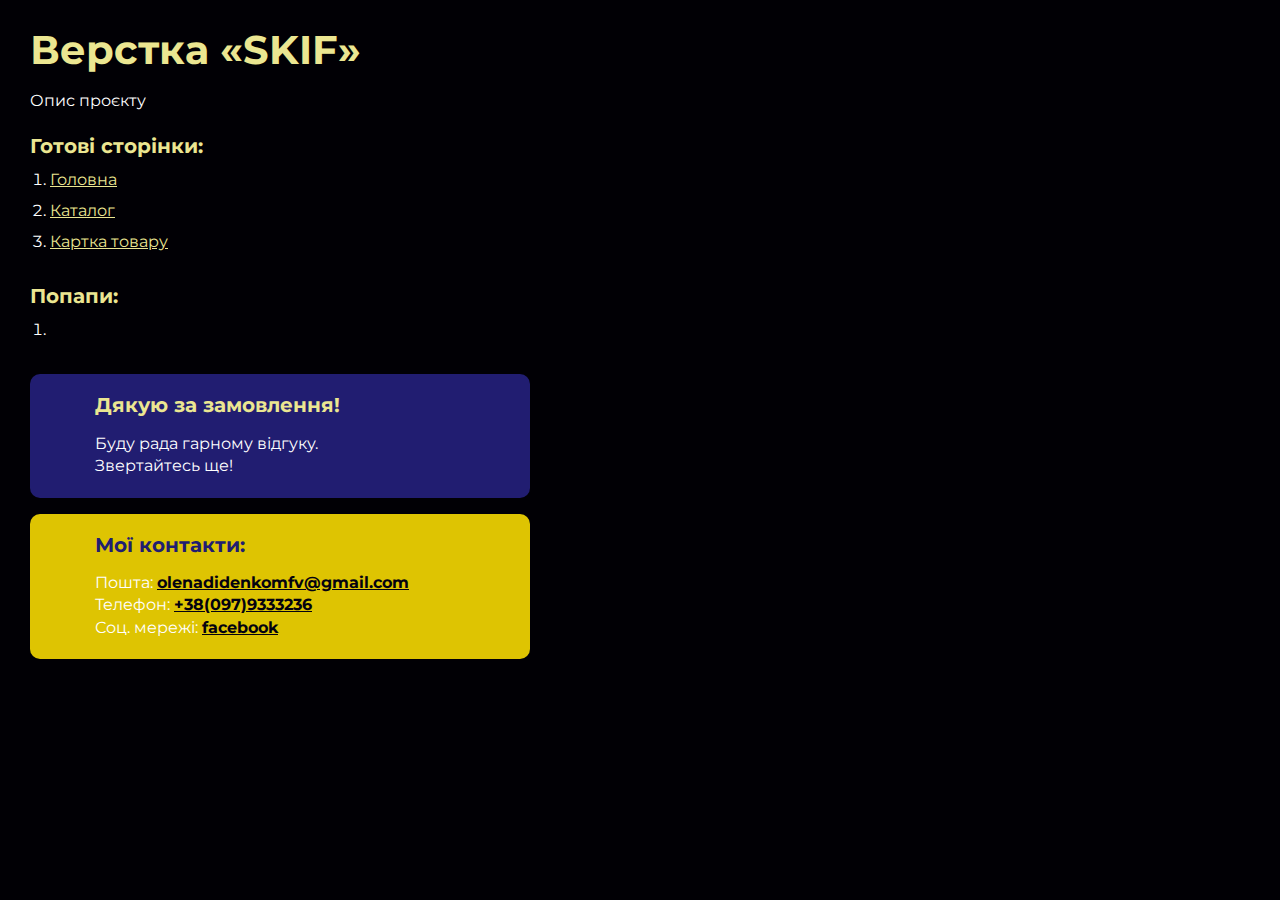
<file: index.html>
<!DOCTYPE html>
<html>

<head>
	<meta charset="UTF-8">
	<meta name="viewport" content="width=device-width, initial-scale=1.0">
	<title>Верстка «SKIF»</title>
</head>

<body>
	<div class="rootpage">
		<h1>Верстка «SKIF»</h1>
		<div class="rootpage__info">
			Опис проєкту
		</div>
		<h2>Готові сторінки:</h2>
		<ol class="rootpage__list">
			<li><a target="_blank" href="home.html">Головна</a></li>
			<li><a target="_blank" href="catalog.html">Каталог</a></li>
			<li><a target="_blank" href="product.html">Картка товару</a></li>
		</ol>
		<h2>Попапи:</h2>
		<ol class="rootpage__list">
			<li><a target="_blank" href="home.html#"></a></li>
		</ol>
		<div class="rootpage__tnx">
			<h2>Дякую за замовлення!</h2>
			<p>Буду рада гарному відгуку.</p>
			<p>Звертайтесь ще!</p>
		</div>
		<div class="rootpage__contacts">
			<h3>Мої контакти:</h3>
			<p>Пошта: <a href="mailto:olenadidenkomfv@gmail.com">olenadidenkomfv@gmail.com</a></p>
			<p>Телефон: <a href="tel:+380979333236">+38(097)9333236</a></p>
			<p>Соц. мережі: <a href="https://www.facebook.com/didenko.olena.3">facebook</a></p>
		</div>
	</div>
</body>
<style>
	@charset "UTF-8";
	@import url("https://fonts.googleapis.com/css?family=Montserrat:regular,700&display=swap");

	*,
	*::before,
	*::after {
		padding: 0px;
		margin: 0px;
		border: 0px;
		box-sizing: border-box;
	}

	html,
	body {
		height: 100%;
		margin: 0;
		padding: 0;
		min-width: 320px;
		width: 100%;
		color: #fff;
		background-color: #010005;
	}

	body {
		font-family: Montserrat;
		font-size: 100%;
		line-height: 1;
		font-size: 1rem;
	}

	a {
		text-decoration: underline;
		color: #ebe691
	}

	a:visited {
		text-decoration: underline;
		color: #aaa768;
	}

	a:hover {
		text-decoration: none;
	}

	ul li {
		list-style: none;
	}

	img {
		vertical-align: top;
	}

	.wrapper {
		width: 100%;
		min-height: 100%;
		overflow: hidden;
	}

	.rootpage {
		padding: 30px;
		display: flex;
		flex-direction: column;
		align-items: flex-start;
	}

	@media (max-width: 767px) {
		.rootpage {
			padding: 30px 15px;
		}
	}

	h1 {
		color: #ebe691;
		font-size: 2.5rem;
		margin: 0px 0px 1.25rem 0px;
	}

	@media (max-width: 767px) {
		h1 {
			font-size: 1.85rem;
			margin: 0px 0px 1.25rem 0px;
		}
	}

	h2 {
		color: #ebe691;
		font-size: 1.25rem;
		margin: 0px 0px 1rem 0px;
	}

	@media (max-width: 767px) {

		h2,
		h3 {
			font-size: 1.125rem;
			margin: 0px 0px 1rem 0px;
		}
	}

	h3 {
		color: #211d71;
		font-size: 1.25rem;
		margin: 0px 0px 1rem 0px;
	}

	.rootpage__info {
		line-height: 140%;
		margin: 0px 0px 1.5rem 0px;
	}

	.rootpage__list {
		margin: 0px 0px 2.25rem 1.25rem;
	}

	.rootpage__list li:not(:last-child) {
		margin: 0px 0px 15px 0px;
	}

	.rootpage__contacts,
	.rootpage__tnx {
		max-width: 500px;
		width: 100%;
		border-radius: 10px;
		padding: 20px 65px;
		line-height: 140%;
	}

	@media (max-width: 767px) {

		.rootpage__contacts,
		.rootpage__tnx {
			border-radius: 10;
			padding: 20px;
		}
	}

	.rootpage__contacts {
		background: #dec402;

	}

	.rootpage__contacts a {
		color: #040210;
		font-weight: 700;
	}

	.rootpage__tnx {
		background: #211d71;
		margin: 0px 0px 1rem 0px;
	}
</style>

</html>
</file>
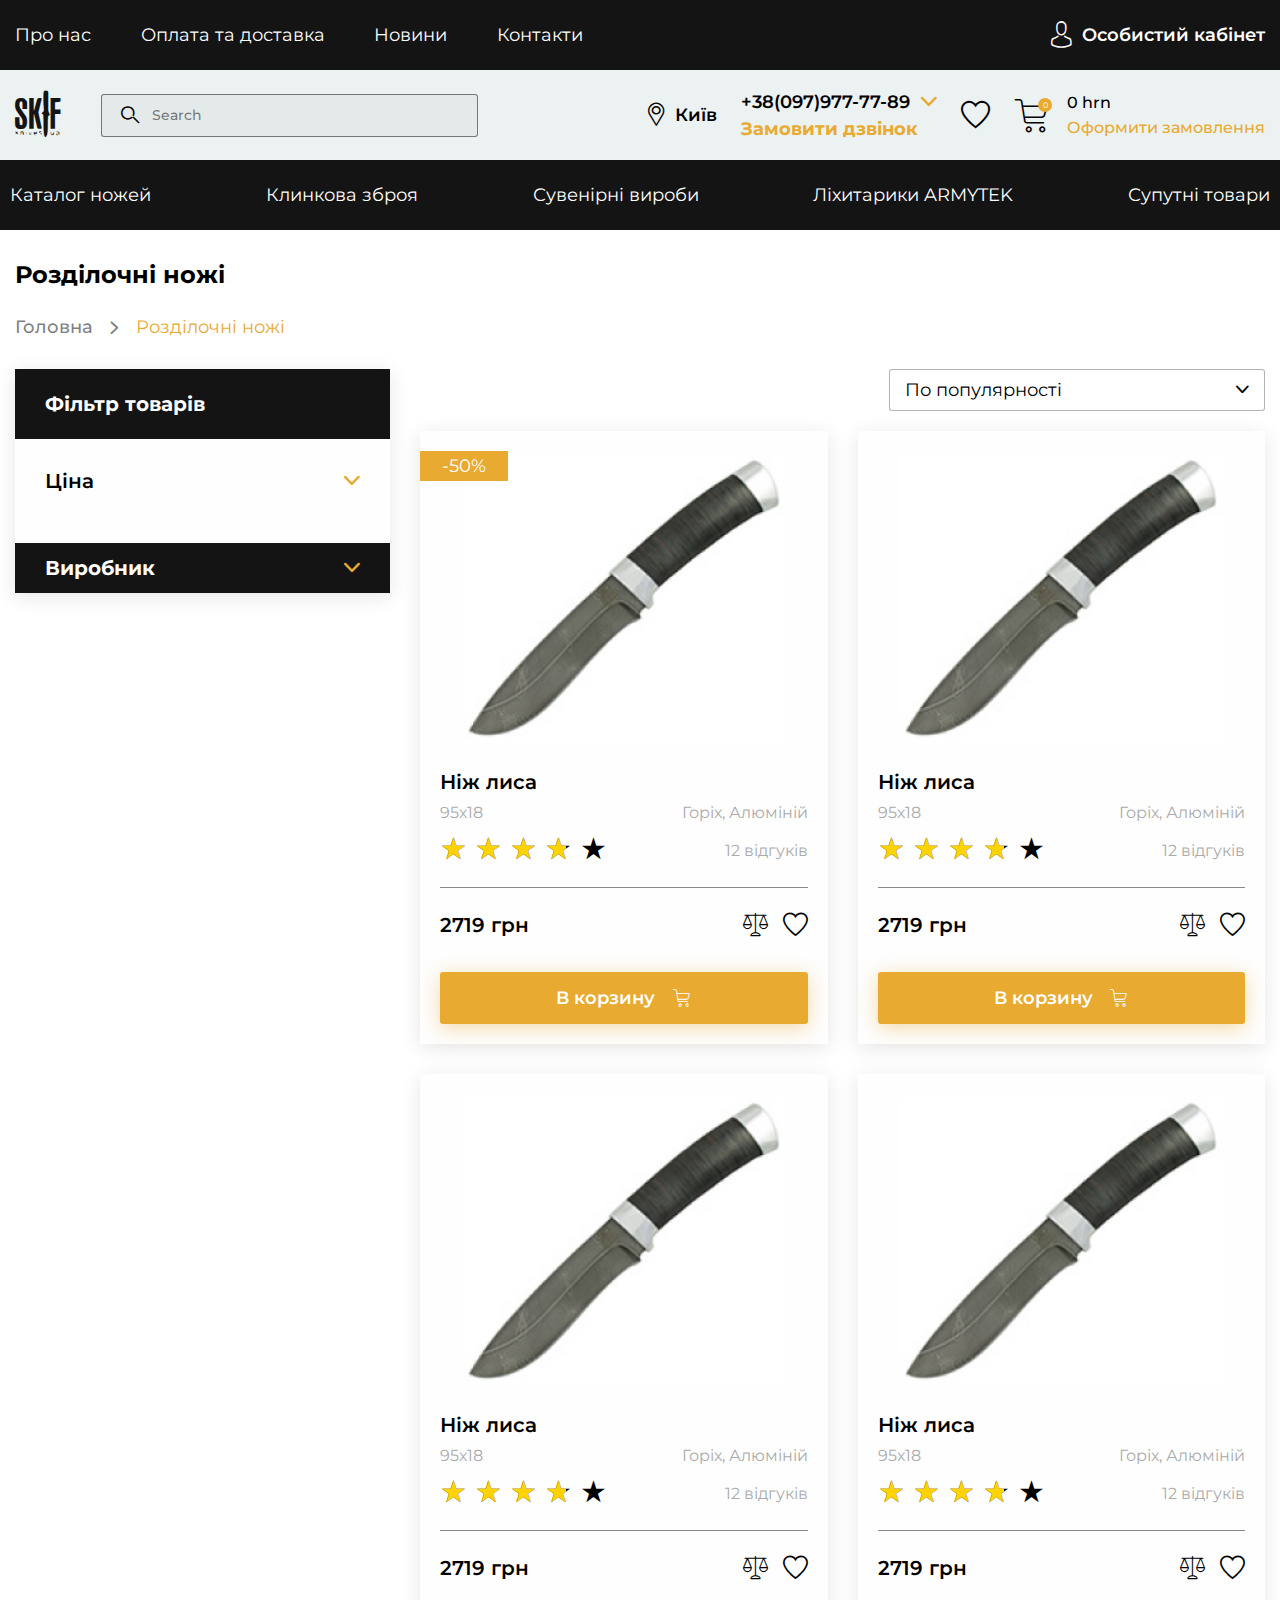
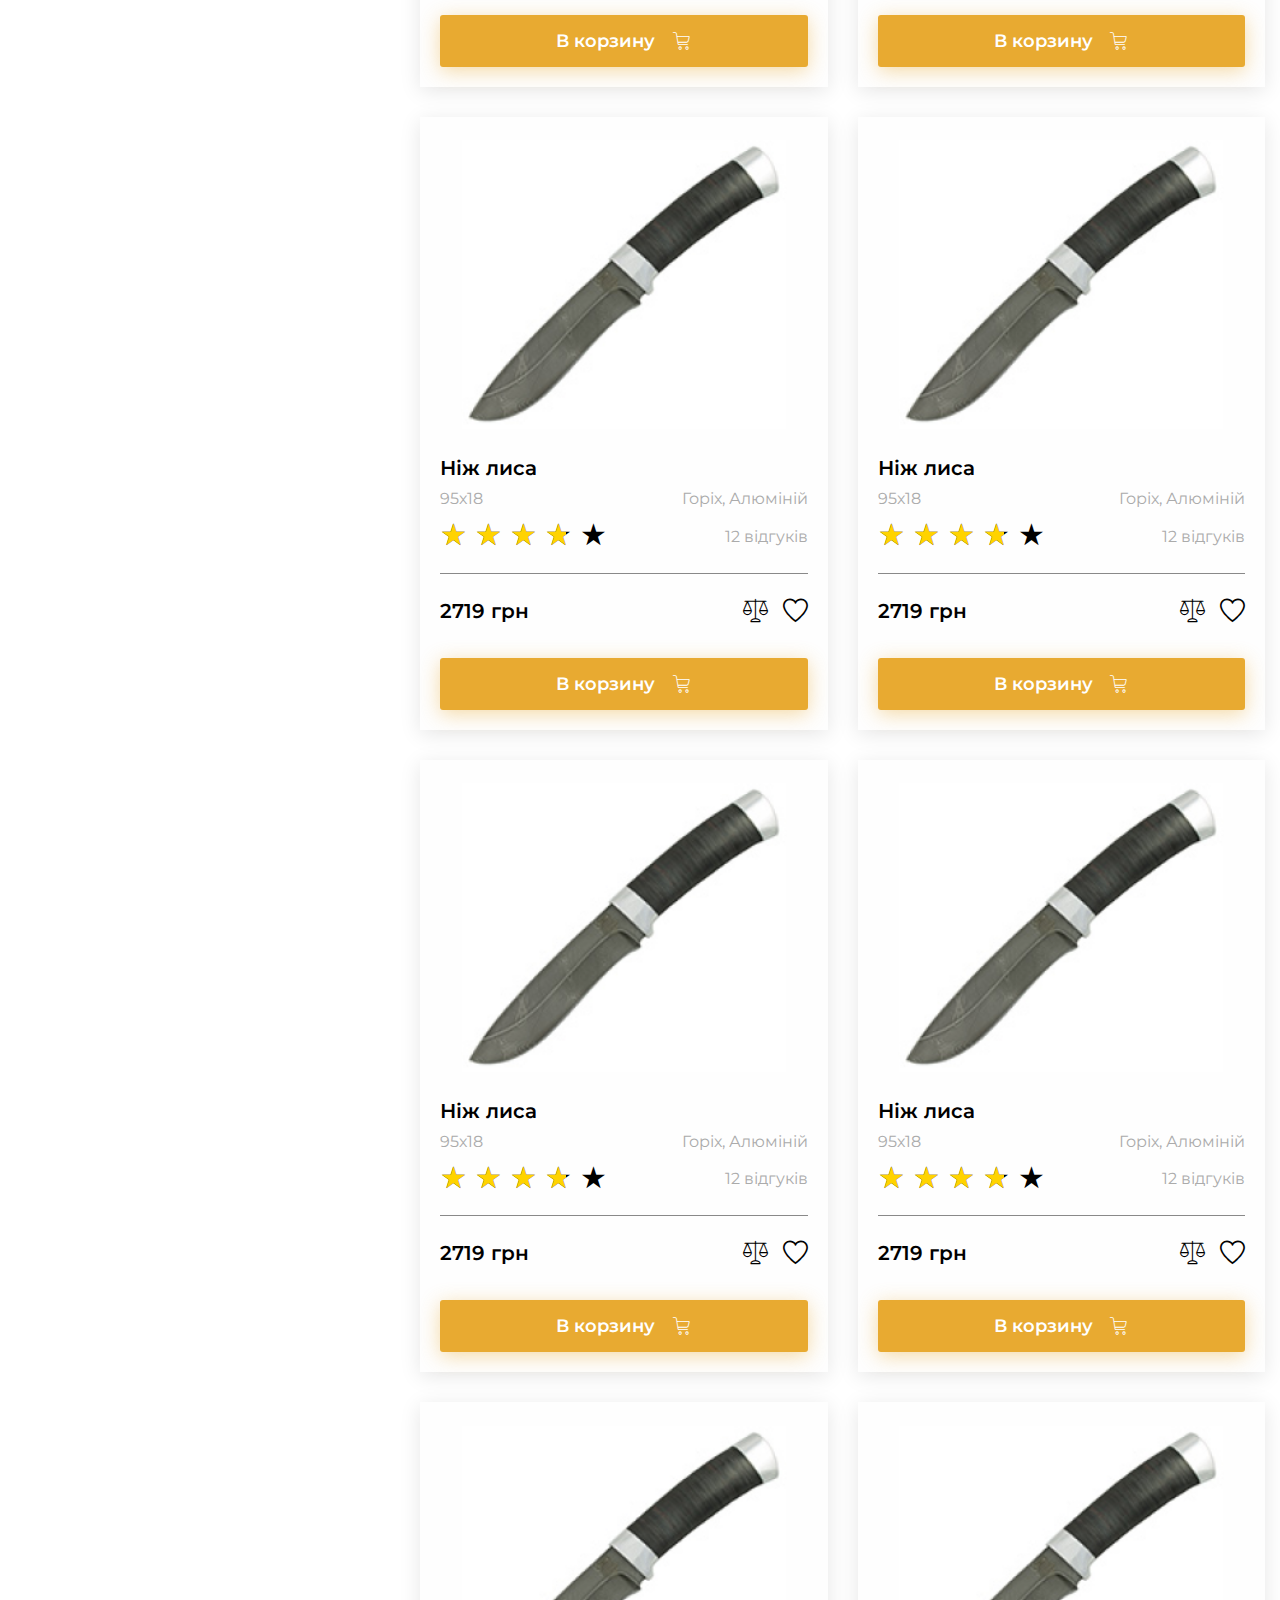
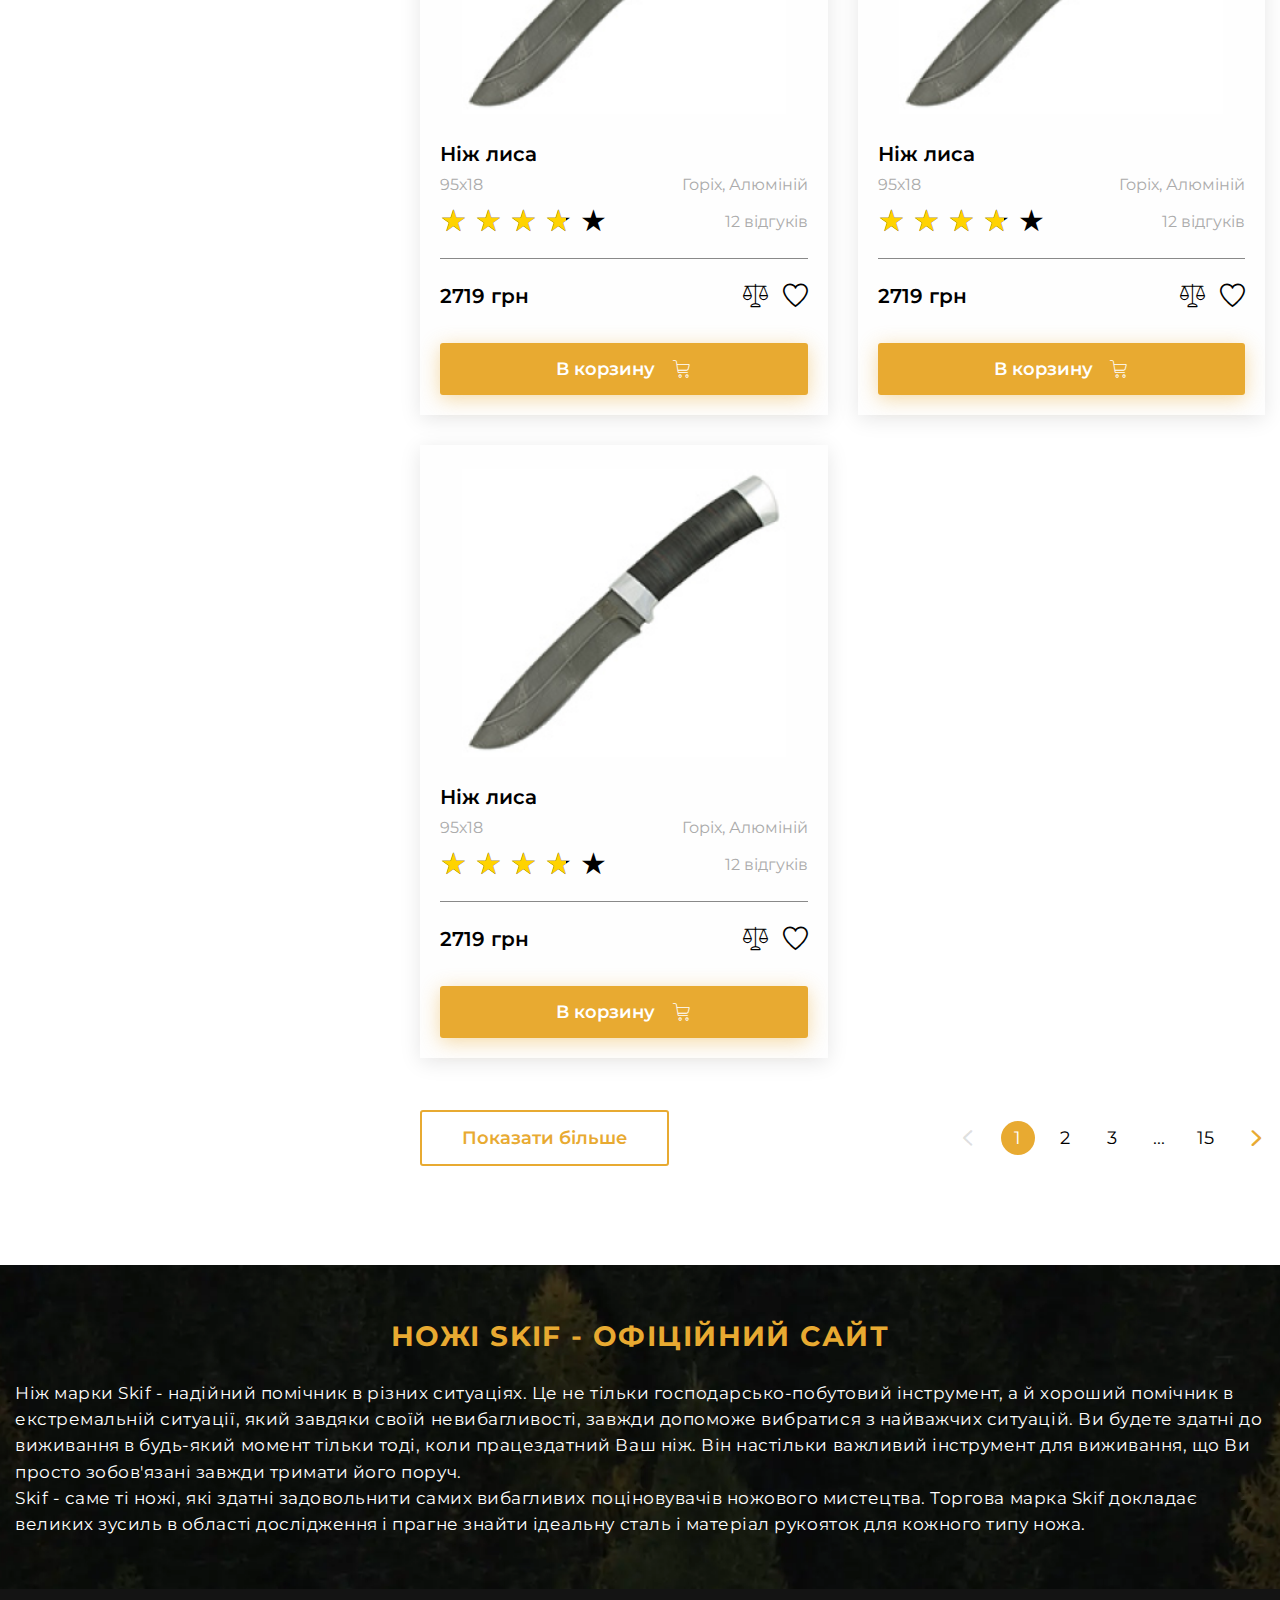
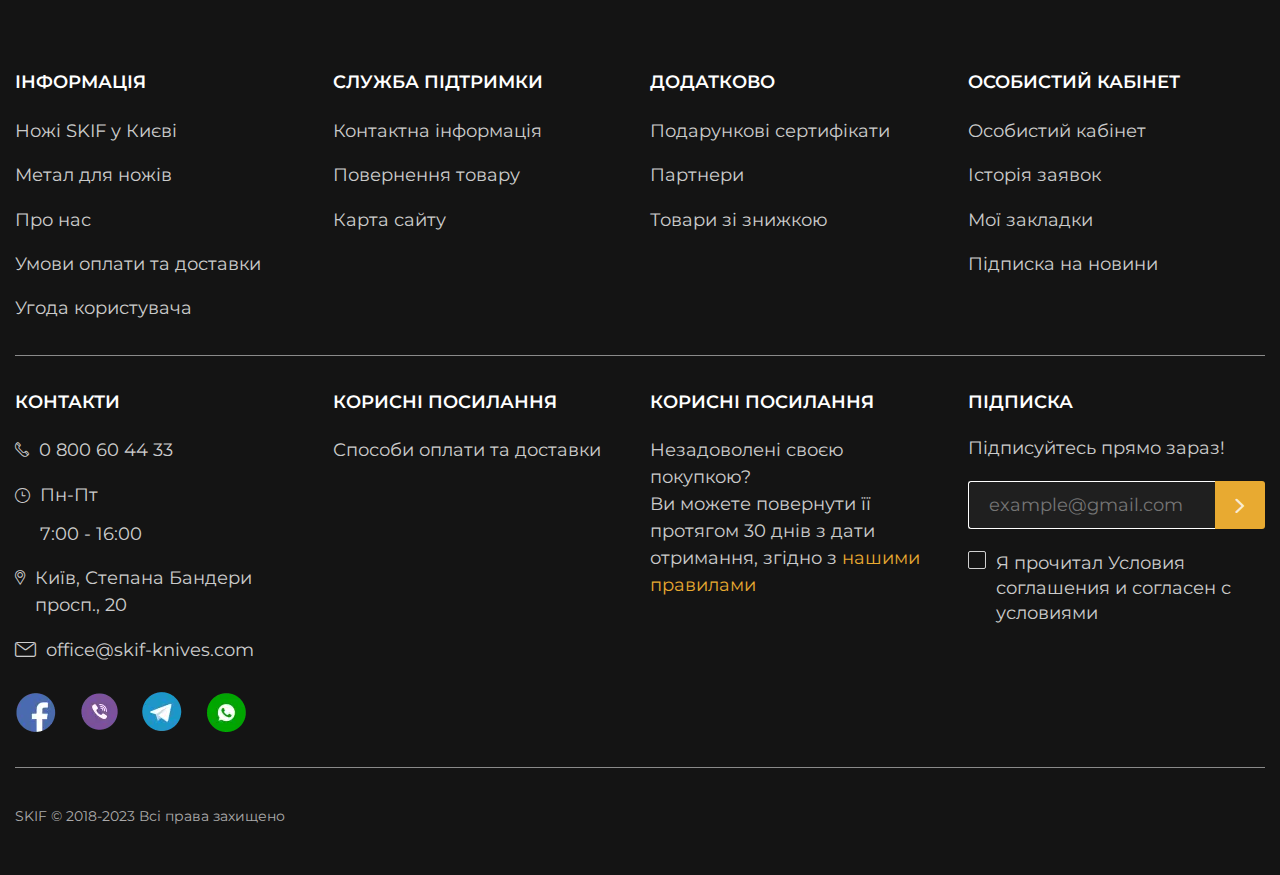
<file: catalog.html>
<!DOCTYPE html>
<html lang="uk">

<head>
	<title>Catalog</title>
	<meta charset="UTF-8">
	<meta name="format-detection" content="telephone=no">
	<!-- <style>body{opacity: 0;}</style> -->
	<link rel="stylesheet" href="css/style.min.css?_v=20230714133024">
	<link rel="shortcut icon" href="favicon.ico">
	<!-- <meta name="robots" content="noindex, nofollow"> -->
	<meta name="viewport" content="width=device-width, initial-scale=1.0">
</head>

<body>
	<div class="wrapper">
		<header class="header">
			<div class="header__top top-header">
				<div class="top-header__container">
					<nav class="top-header__menu menu-top-header">
						<ul data-da=".menu__body, 991.98" class="menu-top-header__list">
							<li class="menu-top-header__item menu-top-header__item_catalog"><a href="#" class="menu-top-header__link menu-top-header__link_catalog _icon-arrow">Каталог товару</a></li>
							<li class="menu-top-header__item"><a href="#" class="menu-top-header__link">Про нас</a></li>
							<li class="menu-top-header__item"><a href="#" class="menu-top-header__link">Оплата та доставка</a></li>
							<li class="menu-top-header__item"><a href="#" class="menu-top-header__link">Новини</a></li>
							<li class="menu-top-header__item"><a href="#" class="menu-top-header__link">Контакти</a></li>
						</ul>
					</nav>
					<a href="#" class="menu__login _icon-user"><span>Особистий кабінет</span></a>
					<nav hidden class="menu">
						<button type="button" class="menu__icon icon-menu"><span></span></button>
						<div class="menu__body"></div>
					</nav>
				</div>
			</div>
			<div class="header__body body-header">
				<div class="body-header__container">
					<a href="#" class="body-header__logo"></a>
					<div data-da=".catalog-header__container, 479.98" class="body-header__search">
						<form action="#" class="search-header">
							<button type="submit" class="search-header__button _icon-search"></button>
							<input autocomplete="off" type="text" name="form[]" data-error="Помилка" placeholder="Search" class="search-header__input">
						</form>
					</div>
					<div class="body-header__actions actions-header">
						<a href="#" class="actions-header__location _icon-location"><span>Київ</span></a>
						<div data-da=".top-header__container,991.98,first" class="actions-header__phone phone-header">
							<div data-spollers class="phone-header__items">
								<div class="phone-header__item">
									<a href="tel:380979777789" class="phone-header__phone"><span>+38(097)977-77-89</span></a>
									<button type="button" data-spoller class="phone-header__arrow _icon-arrow"></button>
									<ul class="phone-header__list">
										<li><a href="tel:380979777790" class="phone-header__link">+38(097)977-77-90</a></li>
										<li><a href="tel:380979777791" class="phone-header__link">+38(097)977-77-91</a></li>
										<li><a href="tel:380979777792" class="phone-header__link">+38(097)977-77-92</a></li>
									</ul>
								</div>
							</div>
							<button type="button" data-popup="#callback" class="phone-header__callback">Замовити дзвінок</button>
						</div>
						<a data-da=".top-header__container,991.98,2" href="#" class="actions-header__favorite _icon-heart"></a>
						<a data-da=".top-header__container,991.98,3" href="#" class="actions-header__cart cart-header">
							<div href="#" class="cart-header__icon _icon-basket"><span>0</span></div>
							<div class="cart-header__body">
								<div class="cart-header__sume">0 hrn</div>
								<div href="#" class="cart-header__link">Оформити замовлення</div>
							</div>
						</a>
					</div>
				</div>
			</div>
			<div class="header__catalog catalog-header">
				<div class="catalog-header__container">
					<nav class="catalog-header__menu menu-catalog">
						<button type="button" class="menu-catalog__back _icon-back">Назад</button>
						<ul class="menu-catalog__list">
							<li class="menu-catalog__item"><button data-parent="1" class="menu-catalog__link">Каталог ножей</button></li>
							<li class="menu-catalog__item"><button data-parent="2" class="menu-catalog__link">Клинкова зброя</button></li>
							<li class="menu-catalog__item"><a href="#" class="menu-catalog__link">Сувенірні вироби</a></li>
							<li class="menu-catalog__item"><a href="#" class="menu-catalog__link">Ліхитарики ARMYTEK</a></li>
							<li class="menu-catalog__item"><a href="#" class="menu-catalog__link">Супутні товари</a></li>
						</ul>
						<div class="menu-catalog__sub-menu sub-menu-catalog">
							<button type="button" class="sub-menu-catalog__back _icon-back">Назад</button>
							<div class="sub-menu-catalog__container">
								<div hidden data-submenu="1" class="sub-menu-catalog__block ">
									<div class="sub-menu-catalog__category">
										<a href="#" class="sub-menu-catalog__link-category">Категорія ножів</a>
									</div>
									<div class="sub-menu-catalog__category">
										<a href="#" class="sub-menu-catalog__link-category">Виробництво ножів</a>
									</div>
									<div class="sub-menu-catalog__category">
										<a href="#" class="sub-menu-catalog__link-category">Ножі за маркою сталі</a>
									</div>
									<div class="sub-menu-catalog__category">
										<a href="#" class="sub-menu-catalog__link-category">Заточування та полірування ножів</a>
									</div>
									<div class="sub-menu-catalog__category">
										<a href="#" class="sub-menu-catalog__link-category">Ножева майстерня</a>
									</div>
									<ul class="sub-menu-catalog__list">
										<li class="sub-menu-catalog__item"><a href="#" class="sub-menu-catalog__link">Обробні ножі</a></li>
										<li class="sub-menu-catalog__item"><a href="#" class="sub-menu-catalog__link">Туристичні ножі</a></li>
										<li class="sub-menu-catalog__item"><a href="#" class="sub-menu-catalog__link">Полювальні ножі</a></li>
										<li class="sub-menu-catalog__item"><a href="#" class="sub-menu-catalog__link">Булатні ножі</a></li>
										<li class="sub-menu-catalog__item"><a href="#" class="sub-menu-catalog__link">Ножі з дамаска</a></li>
										<li class="sub-menu-catalog__item"><a href="#" class="sub-menu-catalog__link">Тактичного призначення</a></li>
										<li class="sub-menu-catalog__item"><a href="#" class="sub-menu-catalog__link">Метальнв ножі</a></li>
										<li class="sub-menu-catalog__item"><a href="#" class="sub-menu-catalog__link">Мачете та кукри</a></li>
										<li class="sub-menu-catalog__item"><a href="#" class="sub-menu-catalog__link">Кухонні ножі</a></li>
									</ul>
									<ul class="sub-menu-catalog__list">
										<li class="sub-menu-catalog__item"><a href="#" class="sub-menu-catalog__link">Ножі АІР</a></li>
										<li class="sub-menu-catalog__item"><a href="#" class="sub-menu-catalog__link">Ножі ВОЗ</a></li>
										<li class="sub-menu-catalog__item"><a href="#" class="sub-menu-catalog__link">Ножі УКРЗброя</a></li>
										<li class="sub-menu-catalog__item"><a href="#" class="sub-menu-catalog__link">Ножі Зброяр</a></li>
										<li class="sub-menu-catalog__item"><a href="#" class="sub-menu-catalog__link">Ножі Іріс</a></li>
										<li class="sub-menu-catalog__item"><a href="#" class="sub-menu-catalog__link">Ножі АІР</a></li>
										<li class="sub-menu-catalog__item"><a href="#" class="sub-menu-catalog__link">Ножі ВОЗ</a></li>
										<li class="sub-menu-catalog__item"><a href="#" class="sub-menu-catalog__link">Ножі УКРЗброя</a></li>
										<li class="sub-menu-catalog__item"><a href="#" class="sub-menu-catalog__link">Ножі Зброяр</a></li>
										<li class="sub-menu-catalog__item"><a href="#" class="sub-menu-catalog__link">Ножі Іріс</a></li>
									</ul>
									<ul class="sub-menu-catalog__list">
										<li class="sub-menu-catalog__item"><a href="#" class="sub-menu-catalog__link">Ножі зі сталі 40х102С2М</a></li>
										<li class="sub-menu-catalog__item"><a href="#" class="sub-menu-catalog__link">Ножі зі сталі 95х18</a></li>
										<li class="sub-menu-catalog__item"><a href="#" class="sub-menu-catalog__link">Ножі зі сталі 100х13м</a></li>
										<li class="sub-menu-catalog__item"><a href="#" class="sub-menu-catalog__link">Ножі зі сталі 110х18м-ШД</a></li>
										<li class="sub-menu-catalog__item"><a href="#" class="sub-menu-catalog__link">Ножі зі сталі 40х102С2М</a></li>
										<li class="sub-menu-catalog__item"><a href="#" class="sub-menu-catalog__link">Ножі зі сталі 95х18</a></li>
										<li class="sub-menu-catalog__item"><a href="#" class="sub-menu-catalog__link">Ножі зі сталі 100х13м</a></li>
										<li class="sub-menu-catalog__item"><a href="#" class="sub-menu-catalog__link">Ножі зі сталі 110х18м-ШД</a></li>
										<li class="sub-menu-catalog__item"><a href="#" class="sub-menu-catalog__link">Ножі зі сталі 40х102С2М</a></li>
										<li class="sub-menu-catalog__item"><a href="#" class="sub-menu-catalog__link">Ножі зі сталі 95х18</a></li>
									</ul>
									<ul class="sub-menu-catalog__list">
										<li class="sub-menu-catalog__item"><a href="#" class="sub-menu-catalog__link">Паста ГОІ</a></li>
										<li class="sub-menu-catalog__item"><a href="#" class="sub-menu-catalog__link">Алмазан паста</a></li>
										<li class="sub-menu-catalog__item"><a href="#" class="sub-menu-catalog__link">Браски та камені для заточки</a></li>
										<li class="sub-menu-catalog__item"><a href="#" class="sub-menu-catalog__link">Системи для заточування</a></li>
									</ul>
									<ul class="sub-menu-catalog__list">
										<li class="sub-menu-catalog__item"><a href="#" class="sub-menu-catalog__link">Ножеві клинки</a></li>
										<li class="sub-menu-catalog__item"><a href="#" class="sub-menu-catalog__link">Заготовки для ножів</a></li>
										<li class="sub-menu-catalog__item"><a href="#" class="sub-menu-catalog__link">Лиття для ножів</a></li>
										<li class="sub-menu-catalog__item"><a href="#" class="sub-menu-catalog__link">Матервал для рукоятки</a></li>
										<li class="sub-menu-catalog__item"><a href="#" class="sub-menu-catalog__link">Догляд за рукоятками</a></li>
									</ul>
									<div class="sub-menu-catalog__footer"><a href="#" class="sub-menu-catalog__all">Дивитись усі</a></div>
									<div class="sub-menu-catalog__footer"><a href="#" class="sub-menu-catalog__all">Дивитись усі</a></div>
									<div class="sub-menu-catalog__footer"><a href="#" class="sub-menu-catalog__all">Дивитись усі</a></div>
									<div class="sub-menu-catalog__footer"><a href="#" class="sub-menu-catalog__all">Дивитись усі</a></div>
									<div class="sub-menu-catalog__footer"><a href="#" class="sub-menu-catalog__all">Дивитись усі</a></div>
								</div>
								<div hidden data-submenu="2" class="sub-menu-catalog__block ">
									<div class="sub-menu-catalog__category">
										<a href="#" class="sub-menu-catalog__link-category">Категорія ножів</a>
									</div>
									<div class="sub-menu-catalog__category">
										<a href="#" class="sub-menu-catalog__link-category">Виробництво ножів</a>
									</div>
									<ul class="sub-menu-catalog__list">
										<li class="sub-menu-catalog__item"><a href="#" class="sub-menu-catalog__link">Обробні ножі</a></li>
										<li class="sub-menu-catalog__item"><a href="#" class="sub-menu-catalog__link">Туристичні ножі</a></li>
										<li class="sub-menu-catalog__item"><a href="#" class="sub-menu-catalog__link">Полювальні ножі</a></li>
									</ul>
									<ul class="sub-menu-catalog__list">
										<li class="sub-menu-catalog__item"><a href="#" class="sub-menu-catalog__link">Ножі зі сталі 40х102С2М</a></li>
										<li class="sub-menu-catalog__item"><a href="#" class="sub-menu-catalog__link">Ножі зі сталі 95х18</a></li>
										<li class="sub-menu-catalog__item"><a href="#" class="sub-menu-catalog__link">Ножі зі сталі 100х13м</a></li>
										<li class="sub-menu-catalog__item"><a href="#" class="sub-menu-catalog__link">Ножі зі сталі 110х18м-ШД</a></li>
										<li class="sub-menu-catalog__item"><a href="#" class="sub-menu-catalog__link">Ножі зі сталі 40х102С2М</a></li>
									</ul>
									<div class="sub-menu-catalog__footer"><a href="#" class="sub-menu-catalog__all">Дивитись усі</a></div>
									<div class="sub-menu-catalog__footer"><a href="#" class="sub-menu-catalog__all">Дивитись усі</a></div>
								</div>
							</div>
						</div>
					</nav>
				</div>
			</div>
		</header>
		<main class="page page__inner">
			<div class="page__header">
				<div class="page__container">
					<h1 class="page__title title">Розділочні ножі</h1>
					<nav class="page__breadcrumbs breadcrumbs">
						<ul class="breadcrumbs__list">
							<li class="breadcrumbs__item">
								<a href="#" class="breadcrumbs__link">Головна</a>
							</li>
							<li class="breadcrumbs__item">
								<span class="breadcrumbs__current">Розділочні ножі</span>
							</li>
						</ul>
					</nav>
				</div>
			</div>
			<div class="catalog">
				<div class="catalog__container">
					<div class="catalog__body">
						<div class="catalog__filter filter-catalog">
							<div class="filter-catalog__title">Фільтр товарів</div>
							<div data-spollers class="filter-catalog__items">
								<div class="filter-catalog__price price-filter">
									<button type="button" data-spoller class="price-filter__title _icon-arrow">Ціна</button>
									<div data-range class="price-filter__body">
										<div class="price-filter__inputs">
											<input data-range-from="0" autocomplete="off" value="500" type="text" name="form[]" class="price-filter__input">
											<input data-range-to="5000" autocomplete="off" value="1000" type="text" name="form[]" class="price-filter__input">
										</div>
										<div data-range-item class="price-filter__range"></div>
									</div>
								</div>
								<div class="filter-catalog__item item-filter-catalog">
									<button type="button" data-spoller class="item-filter-catalog__title _icon-arrow">Виробник</button>
									<div class="item-filter-catalog__body">
										<div class="item-filter-catalog__checkbox checkbox">
											<input id="c_1" data-error="Помилка" class="checkbox__input" type="checkbox" value="1" name="form[]">
											<label for="c_1" class="checkbox__label"><span class="checkbox__text">Іріс<small>(250)</small></span></label>
										</div>
										<div class="item-filter-catalog__checkbox checkbox">
											<input id="c_2" data-error="Помилка" class="checkbox__input" type="checkbox" value="1" name="form[]">
											<label for="c_2" class="checkbox__label"><span class="checkbox__text">ЗЗМП<small>(15)</small></span></label>
										</div>
										<div class="item-filter-catalog__checkbox checkbox">
											<input id="c_3" data-error="Помилка" class="checkbox__input" type="checkbox" value="1" name="form[]">
											<label for="c_3" class="checkbox__label"><span class="checkbox__text">Stil<small>(50)</small></span></label>
										</div>
										<div class="item-filter-catalog__checkbox checkbox">
											<input id="c_4" data-error="Помилка" class="checkbox__input" type="checkbox" value="1" name="form[]">
											<label for="c_4" class="checkbox__label"><span class="checkbox__text">КМЗ<small>(10)</small></span></label>
										</div>
										<div class="item-filter-catalog__checkbox checkbox">
											<input id="c_5" data-error="Помилка" class="checkbox__input" type="checkbox" value="1" name="form[]">
											<label for="c_5" class="checkbox__label"><span class="checkbox__text">Іріс<small>(250)</small></span></label>
										</div>
										<div class="item-filter-catalog__checkbox checkbox">
											<input id="c_6" data-error="Помилка" class="checkbox__input" type="checkbox" value="1" name="form[]">
											<label for="c_6" class="checkbox__label"><span class="checkbox__text">Іріс<small>(250)</small></span></label>
										</div>
									</div>
								</div>
							</div>
						</div>
						<div class="catalog__content">
							<div class="catalog__control">
								<select name="form[]" data-class-modif="control">
									<option value="1" selected>По популярності</option>
									<option value="2">Від дешевих до дорогих </option>
									<option value="3">Від доргих до дешевих</option>
									<option value="4">По даті створення</option>
									<option value="5">Акційні</option>
								</select>
							</div>
							<div class="catalog__products">
								<article class="product-card">
									<div class="product-card__sale">-50%</div>
									<a href="#" class="product-card__image ">
										<span class="product-card__item-image-ibg">
											<img src="img/main-page/mainpage/product card/1.png" alt="картинка">
										</span>
									</a>
									<div class="product-card__body">
										<h4 class="product-card__title">
											<a href="" class="product-card__link-title">Ніж лиса </a>
										</h4>
										<div class="product-card__info info-product-card">
											<div class="info-product-card__size">95х18</div>
											<div class="info-product-card__materials">Горіх, Алюміній</div>
										</div>
										<div class="product-card__rating rating rating_set">
											<div class="rating__body">
												<div class="rating__active"></div>
												<div class="rating__items">
													<input type="radio" class="rating__item" value="1" name="rating">
													<input type="radio" class="rating__item" value="2" name="rating">
													<input type="radio" class="rating__item" value="3" name="rating">
													<input type="radio" class="rating__item" value="4" name="rating">
													<input type="radio" class="rating__item" value="5" name="rating">
												</div>
											</div>
											<div class="rating__value">3.6</div>
											<div class="rating__info">12 відгуків</div>
										</div>
										<div class="product-card__footer">
											<div class="product-card__price">2719 грн</div>
											<div class="product-card__compare _icon-compare"></div>
											<div class="product-card__favorite _icon-heart"></div>
										</div>
										<button type="button" class="product-card__button button button-product-card "><span class="_icon-basket">В корзину</span></button>
									</div>
								</article>
								<article class="product-card">
									<a href="#" class="product-card__image ">
										<span class="product-card__item-image-ibg">
											<img src="img/main-page/mainpage/product card/1.png" alt="картинка">
										</span>
									</a>
									<div class="product-card__body">
										<h4 class="product-card__title">
											<a href="" class="product-card__link-title">Ніж лиса </a>
										</h4>
										<div class="product-card__info info-product-card">
											<div class="info-product-card__size">95х18</div>
											<div class="info-product-card__materials">Горіх, Алюміній</div>
										</div>
										<div class="product-card__rating rating rating_set">
											<div class="rating__body">
												<div class="rating__active"></div>
												<div class="rating__items">
													<input type="radio" class="rating__item" value="1" name="rating">
													<input type="radio" class="rating__item" value="2" name="rating">
													<input type="radio" class="rating__item" value="3" name="rating">
													<input type="radio" class="rating__item" value="4" name="rating">
													<input type="radio" class="rating__item" value="5" name="rating">
												</div>
											</div>
											<div class="rating__value">3.6</div>
											<div class="rating__info">12 відгуків</div>
										</div>
										<div class="product-card__footer">
											<div class="product-card__price">2719 грн</div>
											<div class="product-card__compare _icon-compare"></div>
											<div class="product-card__favorite _icon-heart"></div>
										</div>
										<button type="button" class="product-card__button button button-product-card "><span class="_icon-basket">В корзину</span></button>
									</div>
								</article>
								<article class="product-card">
									<a href="#" class="product-card__image ">
										<span class="product-card__item-image-ibg">
											<img src="img/main-page/mainpage/product card/1.png" alt="картинка">
										</span>
									</a>
									<div class="product-card__body">
										<h4 class="product-card__title">
											<a href="" class="product-card__link-title">Ніж лиса </a>
										</h4>
										<div class="product-card__info info-product-card">
											<div class="info-product-card__size">95х18</div>
											<div class="info-product-card__materials">Горіх, Алюміній</div>
										</div>
										<div class="product-card__rating rating rating_set">
											<div class="rating__body">
												<div class="rating__active"></div>
												<div class="rating__items">
													<input type="radio" class="rating__item" value="1" name="rating">
													<input type="radio" class="rating__item" value="2" name="rating">
													<input type="radio" class="rating__item" value="3" name="rating">
													<input type="radio" class="rating__item" value="4" name="rating">
													<input type="radio" class="rating__item" value="5" name="rating">
												</div>
											</div>
											<div class="rating__value">3.6</div>
											<div class="rating__info">12 відгуків</div>
										</div>
										<div class="product-card__footer">
											<div class="product-card__price">2719 грн</div>
											<div class="product-card__compare _icon-compare"></div>
											<div class="product-card__favorite _icon-heart"></div>
										</div>
										<button type="button" class="product-card__button button button-product-card "><span class="_icon-basket">В корзину</span></button>
									</div>
								</article>
								<article class="product-card">
									<a href="#" class="product-card__image ">
										<span class="product-card__item-image-ibg">
											<img src="img/main-page/mainpage/product card/1.png" alt="картинка">
										</span>
									</a>
									<div class="product-card__body">
										<h4 class="product-card__title">
											<a href="" class="product-card__link-title">Ніж лиса </a>
										</h4>
										<div class="product-card__info info-product-card">
											<div class="info-product-card__size">95х18</div>
											<div class="info-product-card__materials">Горіх, Алюміній</div>
										</div>
										<div class="product-card__rating rating rating_set">
											<div class="rating__body">
												<div class="rating__active"></div>
												<div class="rating__items">
													<input type="radio" class="rating__item" value="1" name="rating">
													<input type="radio" class="rating__item" value="2" name="rating">
													<input type="radio" class="rating__item" value="3" name="rating">
													<input type="radio" class="rating__item" value="4" name="rating">
													<input type="radio" class="rating__item" value="5" name="rating">
												</div>
											</div>
											<div class="rating__value">3.6</div>
											<div class="rating__info">12 відгуків</div>
										</div>
										<div class="product-card__footer">
											<div class="product-card__price">2719 грн</div>
											<div class="product-card__compare _icon-compare"></div>
											<div class="product-card__favorite _icon-heart"></div>
										</div>
										<button type="button" class="product-card__button button button-product-card "><span class="_icon-basket">В корзину</span></button>
									</div>
								</article>
								<article class="product-card">
									<a href="#" class="product-card__image ">
										<span class="product-card__item-image-ibg">
											<img src="img/main-page/mainpage/product card/1.png" alt="картинка">
										</span>
									</a>
									<div class="product-card__body">
										<h4 class="product-card__title">
											<a href="" class="product-card__link-title">Ніж лиса </a>
										</h4>
										<div class="product-card__info info-product-card">
											<div class="info-product-card__size">95х18</div>
											<div class="info-product-card__materials">Горіх, Алюміній</div>
										</div>
										<div class="product-card__rating rating rating_set">
											<div class="rating__body">
												<div class="rating__active"></div>
												<div class="rating__items">
													<input type="radio" class="rating__item" value="1" name="rating">
													<input type="radio" class="rating__item" value="2" name="rating">
													<input type="radio" class="rating__item" value="3" name="rating">
													<input type="radio" class="rating__item" value="4" name="rating">
													<input type="radio" class="rating__item" value="5" name="rating">
												</div>
											</div>
											<div class="rating__value">3.6</div>
											<div class="rating__info">12 відгуків</div>
										</div>
										<div class="product-card__footer">
											<div class="product-card__price">2719 грн</div>
											<div class="product-card__compare _icon-compare"></div>
											<div class="product-card__favorite _icon-heart"></div>
										</div>
										<button type="button" class="product-card__button button button-product-card "><span class="_icon-basket">В корзину</span></button>
									</div>
								</article>
								<article class="product-card">
									<a href="#" class="product-card__image ">
										<span class="product-card__item-image-ibg">
											<img src="img/main-page/mainpage/product card/1.png" alt="картинка">
										</span>
									</a>
									<div class="product-card__body">
										<h4 class="product-card__title">
											<a href="" class="product-card__link-title">Ніж лиса </a>
										</h4>
										<div class="product-card__info info-product-card">
											<div class="info-product-card__size">95х18</div>
											<div class="info-product-card__materials">Горіх, Алюміній</div>
										</div>
										<div class="product-card__rating rating rating_set">
											<div class="rating__body">
												<div class="rating__active"></div>
												<div class="rating__items">
													<input type="radio" class="rating__item" value="1" name="rating">
													<input type="radio" class="rating__item" value="2" name="rating">
													<input type="radio" class="rating__item" value="3" name="rating">
													<input type="radio" class="rating__item" value="4" name="rating">
													<input type="radio" class="rating__item" value="5" name="rating">
												</div>
											</div>
											<div class="rating__value">3.6</div>
											<div class="rating__info">12 відгуків</div>
										</div>
										<div class="product-card__footer">
											<div class="product-card__price">2719 грн</div>
											<div class="product-card__compare _icon-compare"></div>
											<div class="product-card__favorite _icon-heart"></div>
										</div>
										<button type="button" class="product-card__button button button-product-card "><span class="_icon-basket">В корзину</span></button>
									</div>
								</article>
								<article class="product-card">
									<a href="#" class="product-card__image ">
										<span class="product-card__item-image-ibg">
											<img src="img/main-page/mainpage/product card/1.png" alt="картинка">
										</span>
									</a>
									<div class="product-card__body">
										<h4 class="product-card__title">
											<a href="" class="product-card__link-title">Ніж лиса </a>
										</h4>
										<div class="product-card__info info-product-card">
											<div class="info-product-card__size">95х18</div>
											<div class="info-product-card__materials">Горіх, Алюміній</div>
										</div>
										<div class="product-card__rating rating rating_set">
											<div class="rating__body">
												<div class="rating__active"></div>
												<div class="rating__items">
													<input type="radio" class="rating__item" value="1" name="rating">
													<input type="radio" class="rating__item" value="2" name="rating">
													<input type="radio" class="rating__item" value="3" name="rating">
													<input type="radio" class="rating__item" value="4" name="rating">
													<input type="radio" class="rating__item" value="5" name="rating">
												</div>
											</div>
											<div class="rating__value">3.6</div>
											<div class="rating__info">12 відгуків</div>
										</div>
										<div class="product-card__footer">
											<div class="product-card__price">2719 грн</div>
											<div class="product-card__compare _icon-compare"></div>
											<div class="product-card__favorite _icon-heart"></div>
										</div>
										<button type="button" class="product-card__button button button-product-card "><span class="_icon-basket">В корзину</span></button>
									</div>
								</article>
								<article class="product-card">
									<a href="#" class="product-card__image ">
										<span class="product-card__item-image-ibg">
											<img src="img/main-page/mainpage/product card/1.png" alt="картинка">
										</span>
									</a>
									<div class="product-card__body">
										<h4 class="product-card__title">
											<a href="" class="product-card__link-title">Ніж лиса </a>
										</h4>
										<div class="product-card__info info-product-card">
											<div class="info-product-card__size">95х18</div>
											<div class="info-product-card__materials">Горіх, Алюміній</div>
										</div>
										<div class="product-card__rating rating rating_set">
											<div class="rating__body">
												<div class="rating__active"></div>
												<div class="rating__items">
													<input type="radio" class="rating__item" value="1" name="rating">
													<input type="radio" class="rating__item" value="2" name="rating">
													<input type="radio" class="rating__item" value="3" name="rating">
													<input type="radio" class="rating__item" value="4" name="rating">
													<input type="radio" class="rating__item" value="5" name="rating">
												</div>
											</div>
											<div class="rating__value">3.6</div>
											<div class="rating__info">12 відгуків</div>
										</div>
										<div class="product-card__footer">
											<div class="product-card__price">2719 грн</div>
											<div class="product-card__compare _icon-compare"></div>
											<div class="product-card__favorite _icon-heart"></div>
										</div>
										<button type="button" class="product-card__button button button-product-card "><span class="_icon-basket">В корзину</span></button>
									</div>
								</article>
								<article class="product-card">
									<a href="#" class="product-card__image ">
										<span class="product-card__item-image-ibg">
											<img src="img/main-page/mainpage/product card/1.png" alt="картинка">
										</span>
									</a>
									<div class="product-card__body">
										<h4 class="product-card__title">
											<a href="" class="product-card__link-title">Ніж лиса </a>
										</h4>
										<div class="product-card__info info-product-card">
											<div class="info-product-card__size">95х18</div>
											<div class="info-product-card__materials">Горіх, Алюміній</div>
										</div>
										<div class="product-card__rating rating rating_set">
											<div class="rating__body">
												<div class="rating__active"></div>
												<div class="rating__items">
													<input type="radio" class="rating__item" value="1" name="rating">
													<input type="radio" class="rating__item" value="2" name="rating">
													<input type="radio" class="rating__item" value="3" name="rating">
													<input type="radio" class="rating__item" value="4" name="rating">
													<input type="radio" class="rating__item" value="5" name="rating">
												</div>
											</div>
											<div class="rating__value">3.6</div>
											<div class="rating__info">12 відгуків</div>
										</div>
										<div class="product-card__footer">
											<div class="product-card__price">2719 грн</div>
											<div class="product-card__compare _icon-compare"></div>
											<div class="product-card__favorite _icon-heart"></div>
										</div>
										<button type="button" class="product-card__button button button-product-card "><span class="_icon-basket">В корзину</span></button>
									</div>
								</article>
								<article class="product-card">
									<a href="#" class="product-card__image ">
										<span class="product-card__item-image-ibg">
											<img src="img/main-page/mainpage/product card/1.png" alt="картинка">
										</span>
									</a>
									<div class="product-card__body">
										<h4 class="product-card__title">
											<a href="" class="product-card__link-title">Ніж лиса </a>
										</h4>
										<div class="product-card__info info-product-card">
											<div class="info-product-card__size">95х18</div>
											<div class="info-product-card__materials">Горіх, Алюміній</div>
										</div>
										<div class="product-card__rating rating rating_set">
											<div class="rating__body">
												<div class="rating__active"></div>
												<div class="rating__items">
													<input type="radio" class="rating__item" value="1" name="rating">
													<input type="radio" class="rating__item" value="2" name="rating">
													<input type="radio" class="rating__item" value="3" name="rating">
													<input type="radio" class="rating__item" value="4" name="rating">
													<input type="radio" class="rating__item" value="5" name="rating">
												</div>
											</div>
											<div class="rating__value">3.6</div>
											<div class="rating__info">12 відгуків</div>
										</div>
										<div class="product-card__footer">
											<div class="product-card__price">2719 грн</div>
											<div class="product-card__compare _icon-compare"></div>
											<div class="product-card__favorite _icon-heart"></div>
										</div>
										<button type="button" class="product-card__button button button-product-card "><span class="_icon-basket">В корзину</span></button>
									</div>
								</article>
								<article class="product-card">
									<a href="#" class="product-card__image ">
										<span class="product-card__item-image-ibg">
											<img src="img/main-page/mainpage/product card/1.png" alt="картинка">
										</span>
									</a>
									<div class="product-card__body">
										<h4 class="product-card__title">
											<a href="" class="product-card__link-title">Ніж лиса </a>
										</h4>
										<div class="product-card__info info-product-card">
											<div class="info-product-card__size">95х18</div>
											<div class="info-product-card__materials">Горіх, Алюміній</div>
										</div>
										<div class="product-card__rating rating rating_set">
											<div class="rating__body">
												<div class="rating__active"></div>
												<div class="rating__items">
													<input type="radio" class="rating__item" value="1" name="rating">
													<input type="radio" class="rating__item" value="2" name="rating">
													<input type="radio" class="rating__item" value="3" name="rating">
													<input type="radio" class="rating__item" value="4" name="rating">
													<input type="radio" class="rating__item" value="5" name="rating">
												</div>
											</div>
											<div class="rating__value">3.6</div>
											<div class="rating__info">12 відгуків</div>
										</div>
										<div class="product-card__footer">
											<div class="product-card__price">2719 грн</div>
											<div class="product-card__compare _icon-compare"></div>
											<div class="product-card__favorite _icon-heart"></div>
										</div>
										<button type="button" class="product-card__button button button-product-card "><span class="_icon-basket">В корзину</span></button>
									</div>
								</article>
							</div>
							<div class="catalog__footer">
								<a href="#" class="catalog__more button button_border">Показати більше</a>
								<div class="catalog__pagging pagging">
									<button disabled type="submit" class="pagging__arrow pagging__arrow_left _icon-arrow"></button>
									<ul class="pagging__list">
										<li class="pagging__item">
											<a href="@" class="pagging__link _active">1</a>
										</li>
										<li class="pagging__item">
											<a href="@" class="pagging__link">2</a>
										</li>
										<li class="pagging__item">
											<a href="@" class="pagging__link">3</a>
										</li>
										<li class="pagging__item">
											<a href="@" class="pagging__link">...</a>
										</li>
										<li class="pagging__item">
											<a href="@" class="pagging__link">15</a>
										</li>
									</ul>
									<button type="submit" class="pagging__arrow pagging__arrow_right _icon-arrow"></button>
								</div>
							</div>
						</div>
					</div>
				</div>
			</div>
		</main>
		<footer class="footer">
			<section class="footer__text text-footer">
				<div class="text-footer__container">
					<h2 class="text-footer__title">НОЖІ SKIF - ОФІЦІЙНИЙ САЙТ</h2>
					<div class="text-footer__text">
						<p>Ніж марки Skif - надійний помічник в різних ситуаціях. Це не тільки господарсько-побутовий інструмент, а й хороший помічник в екстремальній ситуації, який завдяки своїй невибагливості, завжди допоможе вибратися з найважчих ситуацій. Ви будете здатні до виживання в будь-який момент тільки тоді, коли працездатний Ваш ніж. Він настільки важливий інструмент для виживання, що Ви просто зобов'язані завжди тримати його поруч.
						</p>
						<p>Skif - саме ті ножі, які здатні задовольнити самих вибагливих поціновувачів ножового мистецтва. Торгова марка Skif докладає великих зусиль в області дослідження і прагне знайти ідеальну сталь і матеріал рукояток для кожного типу ножа.
						</p>
					</div>
				</div>
			</section>
			<div class="body-footer__container">
				<div class="footer__body body-footer">
					<div class="body-footer__row">
						<div class="body-footer__item item-footer">
							<div data-spollers="767.98" class="item-footer__spollers spollers-item-footer">
								<div class="spollers-item-footer__item">
									<button type="button" data-spoller class="spollers-item-footer__title">Інформація</button>
									<div class="spollers-item-footer__body">
										<nav class="menu-footer">
											<ul class="menu-footer__list">
												<li class="menu-footer__item"><a href="#" class="menu-footer__link"><span>Ножі SKIF у Києві</span> </a></li>
												<li class="menu-footer__item"><a href="#" class="menu-footer__link"><span>Метал для ножів</span></a></li>
												<li class="menu-footer__item"><a href="#" class="menu-footer__link"><span>Про нас</span></a></li>
												<li class="menu-footer__item"><a href="#" class="menu-footer__link"><span>Умови оплати та доставки</span></a></li>
												<li class="menu-footer__item"><a href="#" class="menu-footer__link"><span>Угода користувача</span></a></li>
											</ul>
										</nav>
									</div>
								</div>
								<div class="spollers-item-footer__item">
									<button type="button" data-spoller class="spollers-item-footer__title">Служба підтримки</button>
									<div class="spollers-item-footer__body">
										<nav class="menu-footer">
											<ul class="menu-footer__list">
												<li class="menu-footer__item"><a href="#" class="menu-footer__link"><span>Контактна інформація</span></a></li>
												<li class="menu-footer__item"><a href="#" class="menu-footer__link"><span>Повернення товару</span></a></li>
												<li class="menu-footer__item"><a href="#" class="menu-footer__link"><span>Карта сайту</span></a></li>
											</ul>
										</nav>
									</div>
								</div>
								<div class="spollers-item-footer__item">
									<button type="button" data-spoller class="spollers-item-footer__title">Додатково</button>
									<div class="spollers-item-footer__body">
										<nav class="menu-footer">
											<ul class="menu-footer__list">
												<li class="menu-footer__item"><a href="#" class="menu-footer__link"><span>Подарункові сертифікати</span></a></li>
												<li class="menu-footer__item"><a href="#" class="menu-footer__link"><span>Партнери</span></a></li>
												<li class="menu-footer__item"><a href="#" class="menu-footer__link"><span>Товари зі знижкою</span></a></li>
											</ul>
										</nav>
									</div>
								</div>
								<div class="spollers-item-footer__item">
									<button type="button" data-spoller class="spollers-item-footer__title">Особистий кабінет</button>
									<div class="spollers-item-footer__body">
										<nav class="menu-footer">
											<ul class="menu-footer__list">
												<li class="menu-footer__item"><a href="#" class="menu-footer__link"><span>Особистий кабінет</span></a></li>
												<li class="menu-footer__item"><a href="#" class="menu-footer__link"><span>Історія заявок</span></a></li>
												<li class="menu-footer__item"><a href="#" class="menu-footer__link"><span>Мої закладки</span></a></li>
												<li class="menu-footer__item"><a href="#" class="menu-footer__link"><span>Підписка на новини</span></a></li>
											</ul>
										</nav>
									</div>
								</div>
							</div>
						</div>
					</div>
					<div class="body-footer__row">
						<div class="body-footer__item item-footer">
							<div data-spollers="767.98" class="item-footer__spollers spollers-item-footer">
								<div class="spollers-item-footer__item">
									<button type="button" data-spoller class="spollers-item-footer__title">Контакти</button>
									<div class="spollers-item-footer__body">
										<nav class="menu-footer">
											<ul class="menu-footer__list">
												<li class="menu-footer__item"><a href="tel:0800604433" class="menu-footer__link _icon-phone"><span> 0 800 60 44 33</span></a></li>
												<li class="menu-footer__item _icon-clock">
													<div>
														<p>Пн-Пт</p>
														<p>7:00 - 16:00</p>
													</div>
												</li>
												<li class="menu-footer__item"><a href="#" class="menu-footer__link _icon-location"><span>Київ, Степана Бандери просп., 20</span> </a></li>
												<li class="menu-footer__item"><a href="@mailto:office@skif-knives.com" class="menu-footer__link _icon-email"><span>office@skif-knives.com</span></a></li>
											</ul>
										</nav>
										<ul class="social-footer">
											<li class="social-footer_item"><a href="#" class="social-footer__link"><picture><source srcset="img/iconfont/facebook.webp" type="image/webp"><img src="img/iconfont/facebook.png" alt="facebook"></picture></a></li>
											<li class="social-footer_item"><a href="#" class="social-footer__link"><picture><source srcset="img/iconfont/viber.webp" type="image/webp"><img src="img/iconfont/viber.png" alt="viber"></picture></a></li>
											<li class="social-footer_item"><a href="#" class="social-footer__link"><picture><source srcset="img/iconfont/telegram.webp" type="image/webp"><img src="img/iconfont/telegram.png" alt="telegram"></picture></a></li>
											<li class="social-footer_item"><a href="#" class="social-footer__link"><picture><source srcset="img/iconfont/whatsapp.webp" type="image/webp"><img src="img/iconfont/whatsapp.png" alt="whatsapp"></picture></a></li>
										</ul>
									</div>
								</div>
								<div class="spollers-item-footer__item">
									<button type="button" data-spoller class="spollers-item-footer__title"><span>Корисні посилання</span></button>
									<div class="spollers-item-footer__body">
										<nav class="menu-footer">
											<ul class="menu-footer__list">
												<li class="menu-footer__item"><a href="#" class="menu-footer__link"><span>Способи оплати та доставки</span></a></li>
											</ul>
										</nav>
									</div>
								</div>
								<div class="spollers-item-footer__item">
									<button type="button" data-spoller class="spollers-item-footer__title">Корисні посилання</button>
									<div class="spollers-item-footer__body">
										<div class="spollers-item-footer__text">Незадоволені своєю покупкою? <br>
											Ви можете повернути її протягом
											30 днів з дати отримання,
											згідно з <a href="#" class="spollers-item-footer__link">нашими правилами</a></div>
									</div>
								</div>
								<div class="spollers-item-footer__item">
									<button type="button" data-spoller class="spollers-item-footer__title">Підписка</button>
									<form action="#" class="spollers-item-footer__body footer-subscribe">
										<label for="subscribe-input" class="footer-subscribe__label">Підписуйтесь прямо зараз!</label>
										<div class="footer-subscribe__line">
											<input id="subscribe-input" autocomplete="off" type="text" name="form[]" data-error="Помилка" data-required="email" placeholder="example@gmail.com" class="footer-subscribe__input">
											<button type="submit" class="footer-subscribe__button _icon-arrow"></button>
										</div>
										<div class="spollers-item-footer__checkbox checkbox">
											<input id="c_1" data-error="Помилка" class="checkbox__input" type="checkbox" value="1" name="form[]">
											<label for="c_1" class="checkbox__label"><span class="checkbox__text">Я прочитал Условия соглашения и
													согласен с условиями </span>
											</label>
										</div>
									</form>

								</div>
							</div>
						</div>
					</div>
					<div class="body-footer__bottom">
						<div class="body-footer__copy">
							SKIF © 2018-2023 Всі права захищено
						</div>
					</div>
				</div>
			</div>
		</footer>
	</div>
	<div id="callback" aria-hidden="true" class="popup">
		<div class="popup__wrapper">
			<div class="popup__content">
				<button data-close type="button" class="popup__close">Закрити</button>
				<div class="popup__text">
					Тут будет форма
				</div>
			</div>
		</div>
	</div>
	<script src="js/app.min.js?_v=20230714133024"></script>
</body>

</html>
</file>
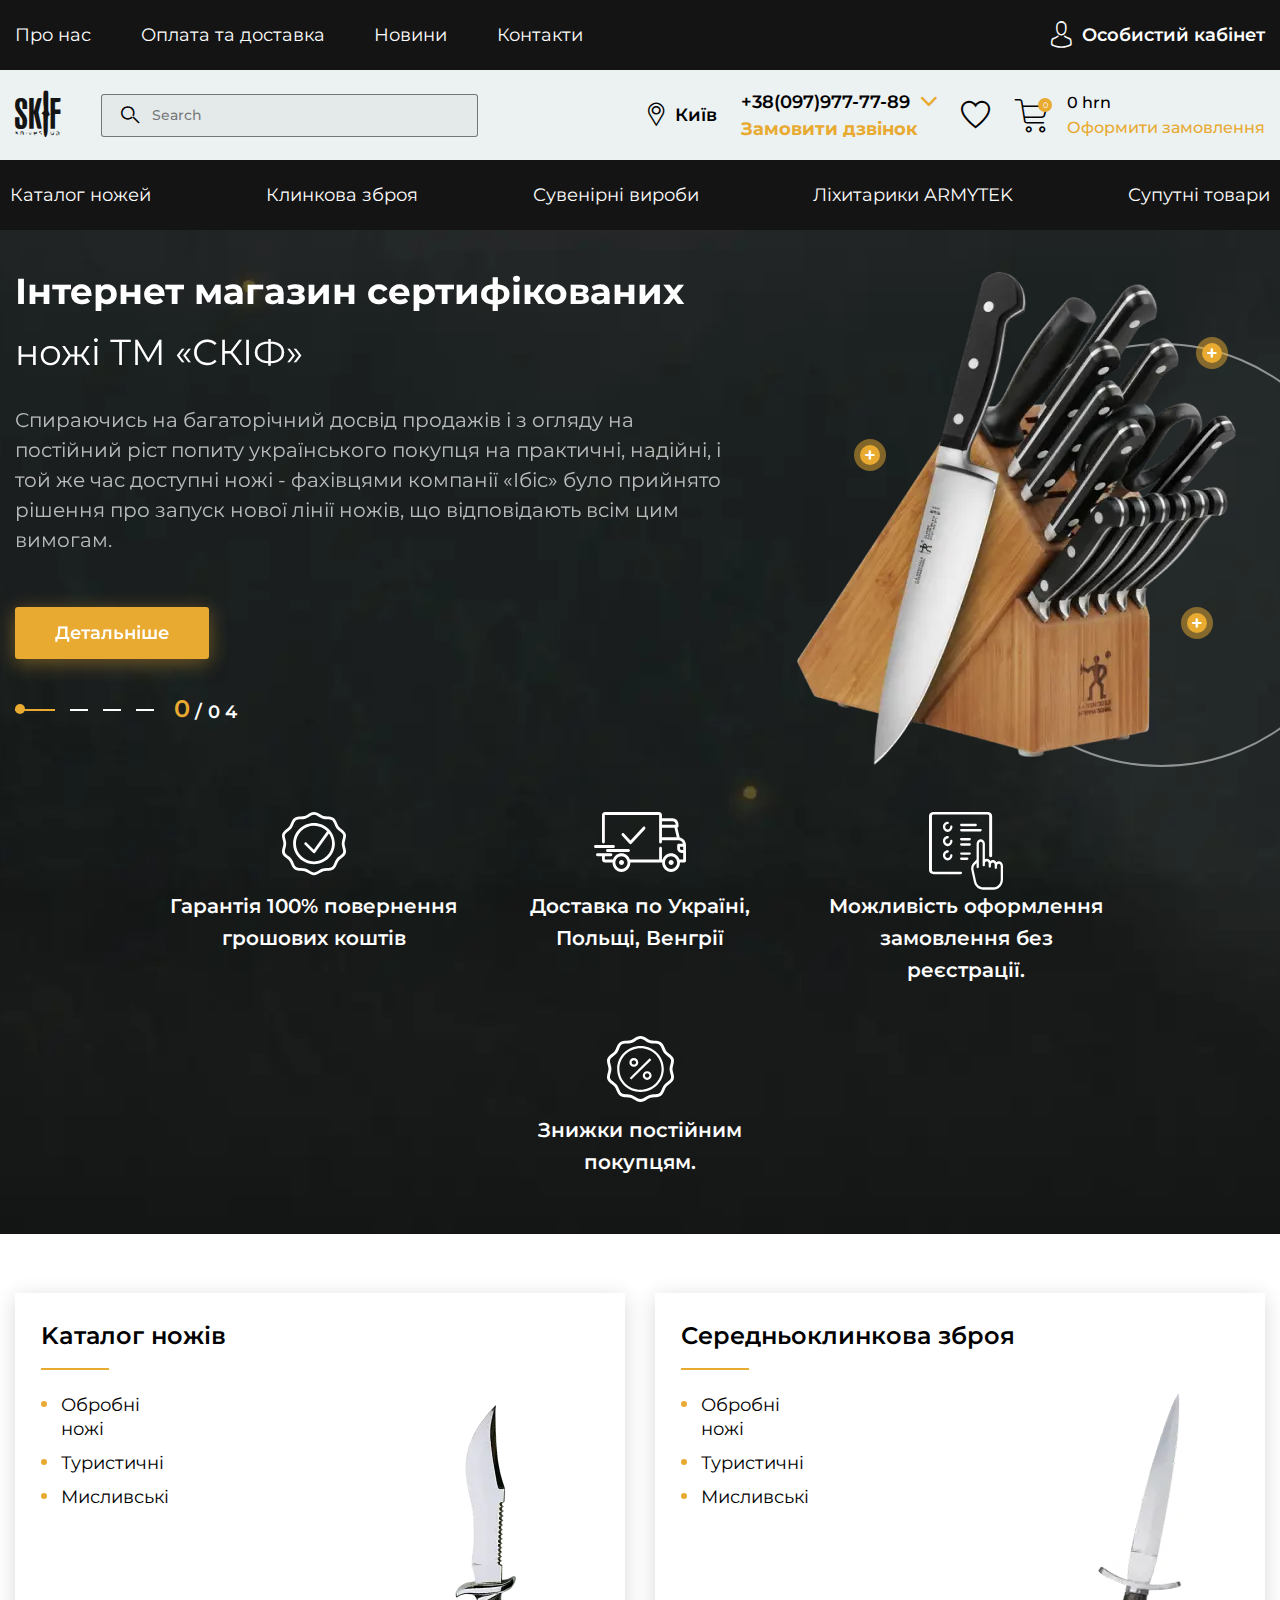
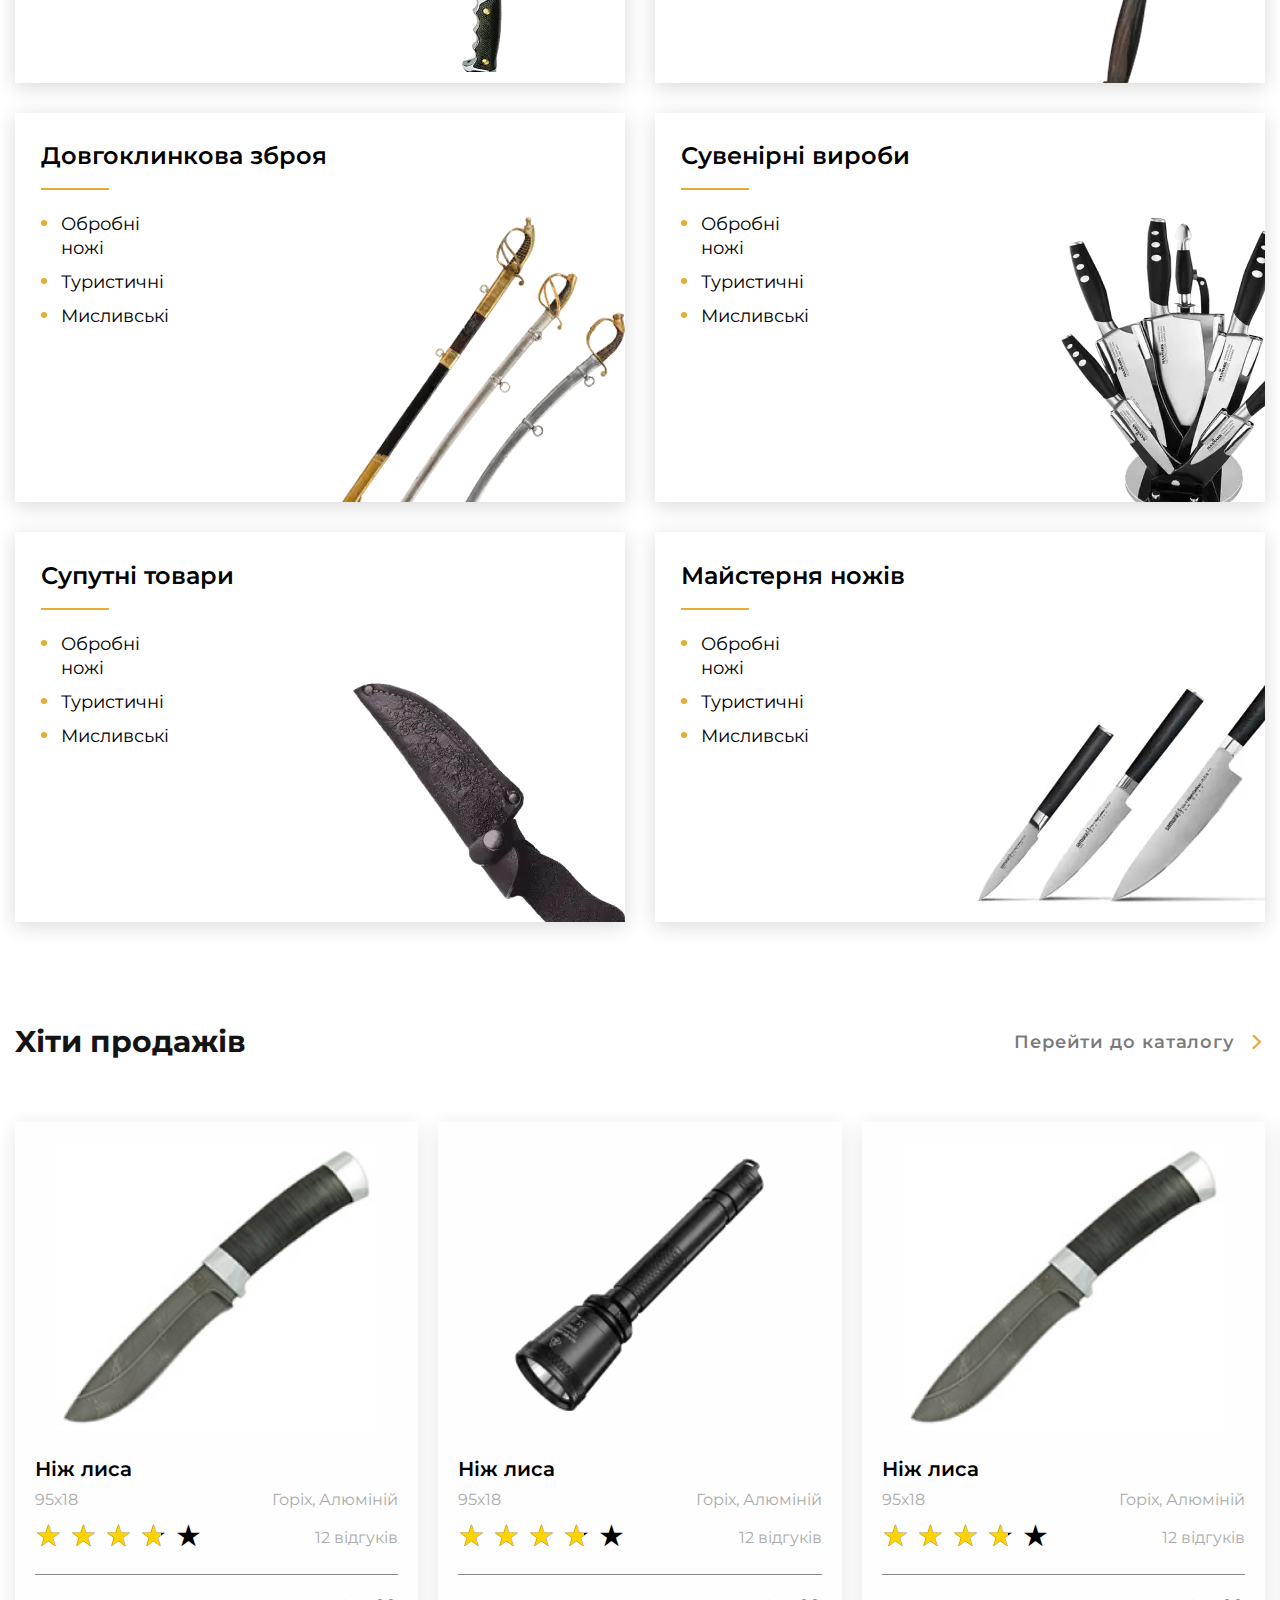
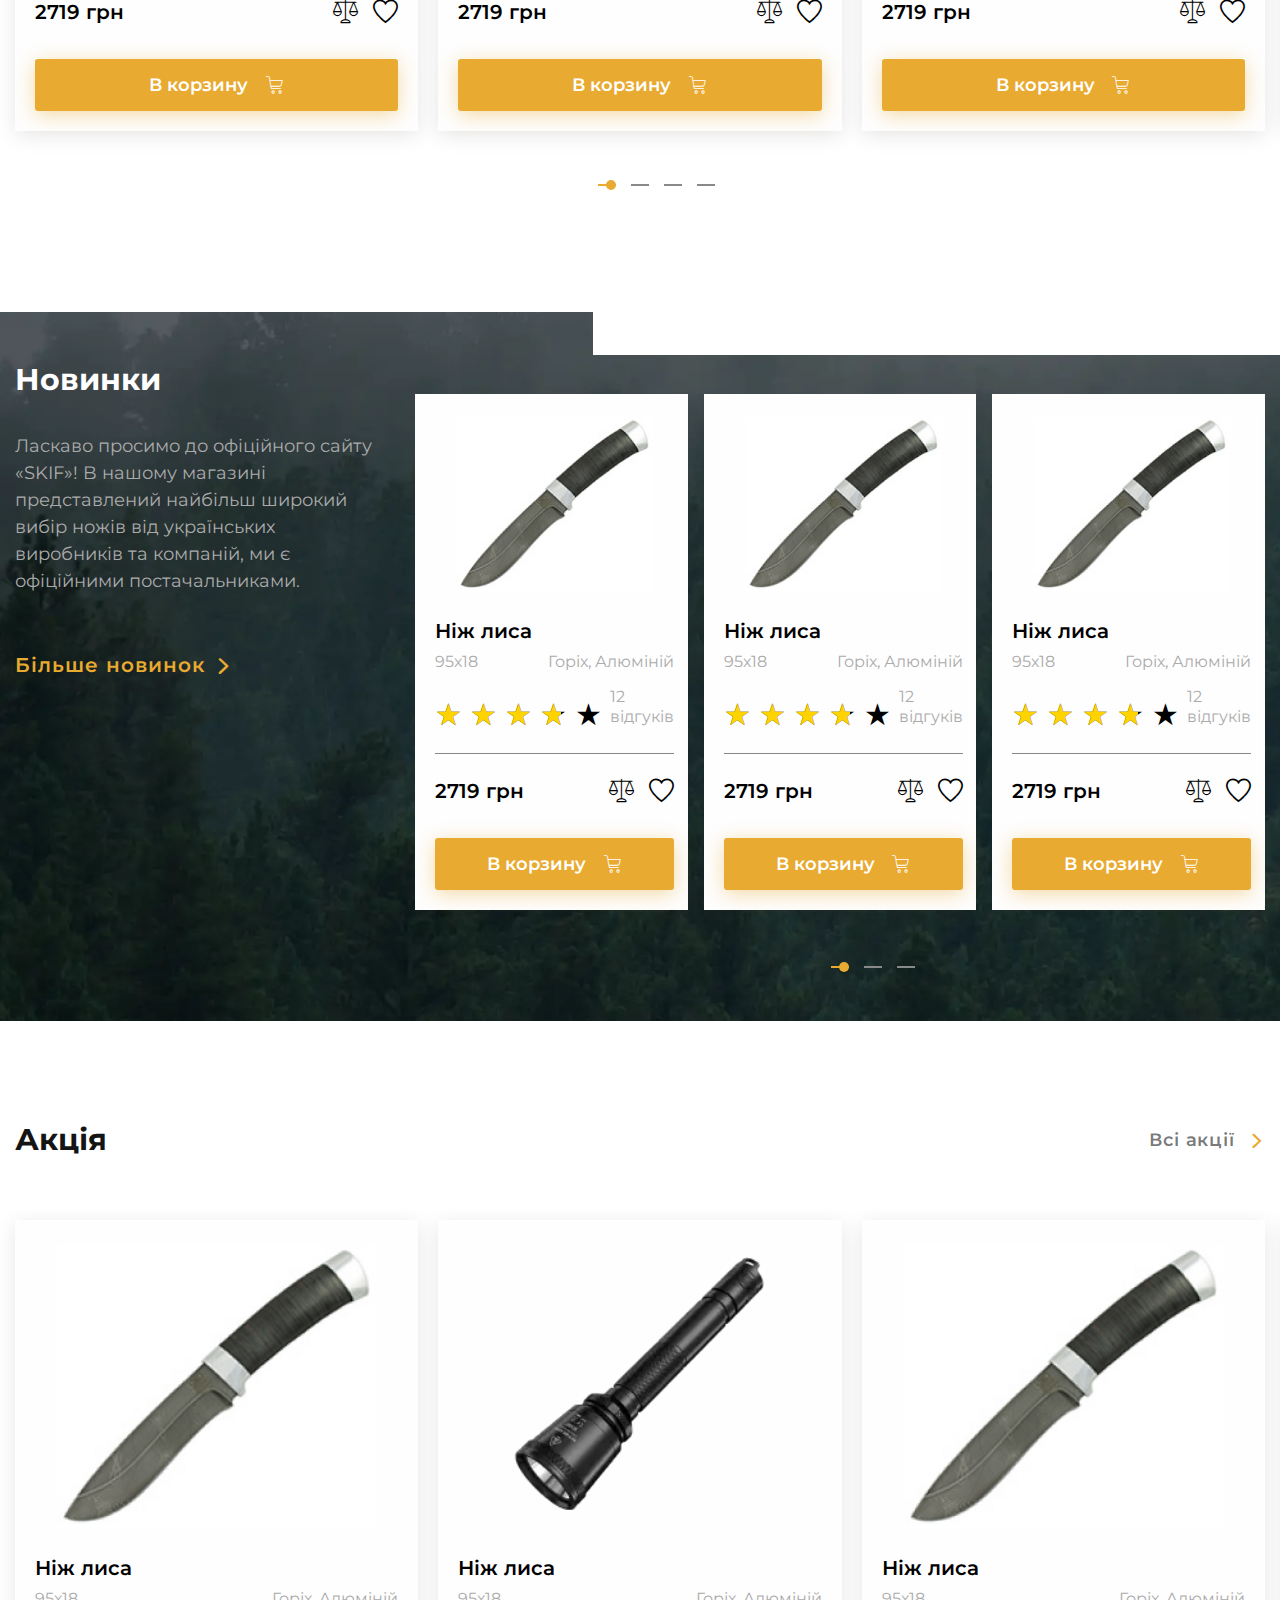
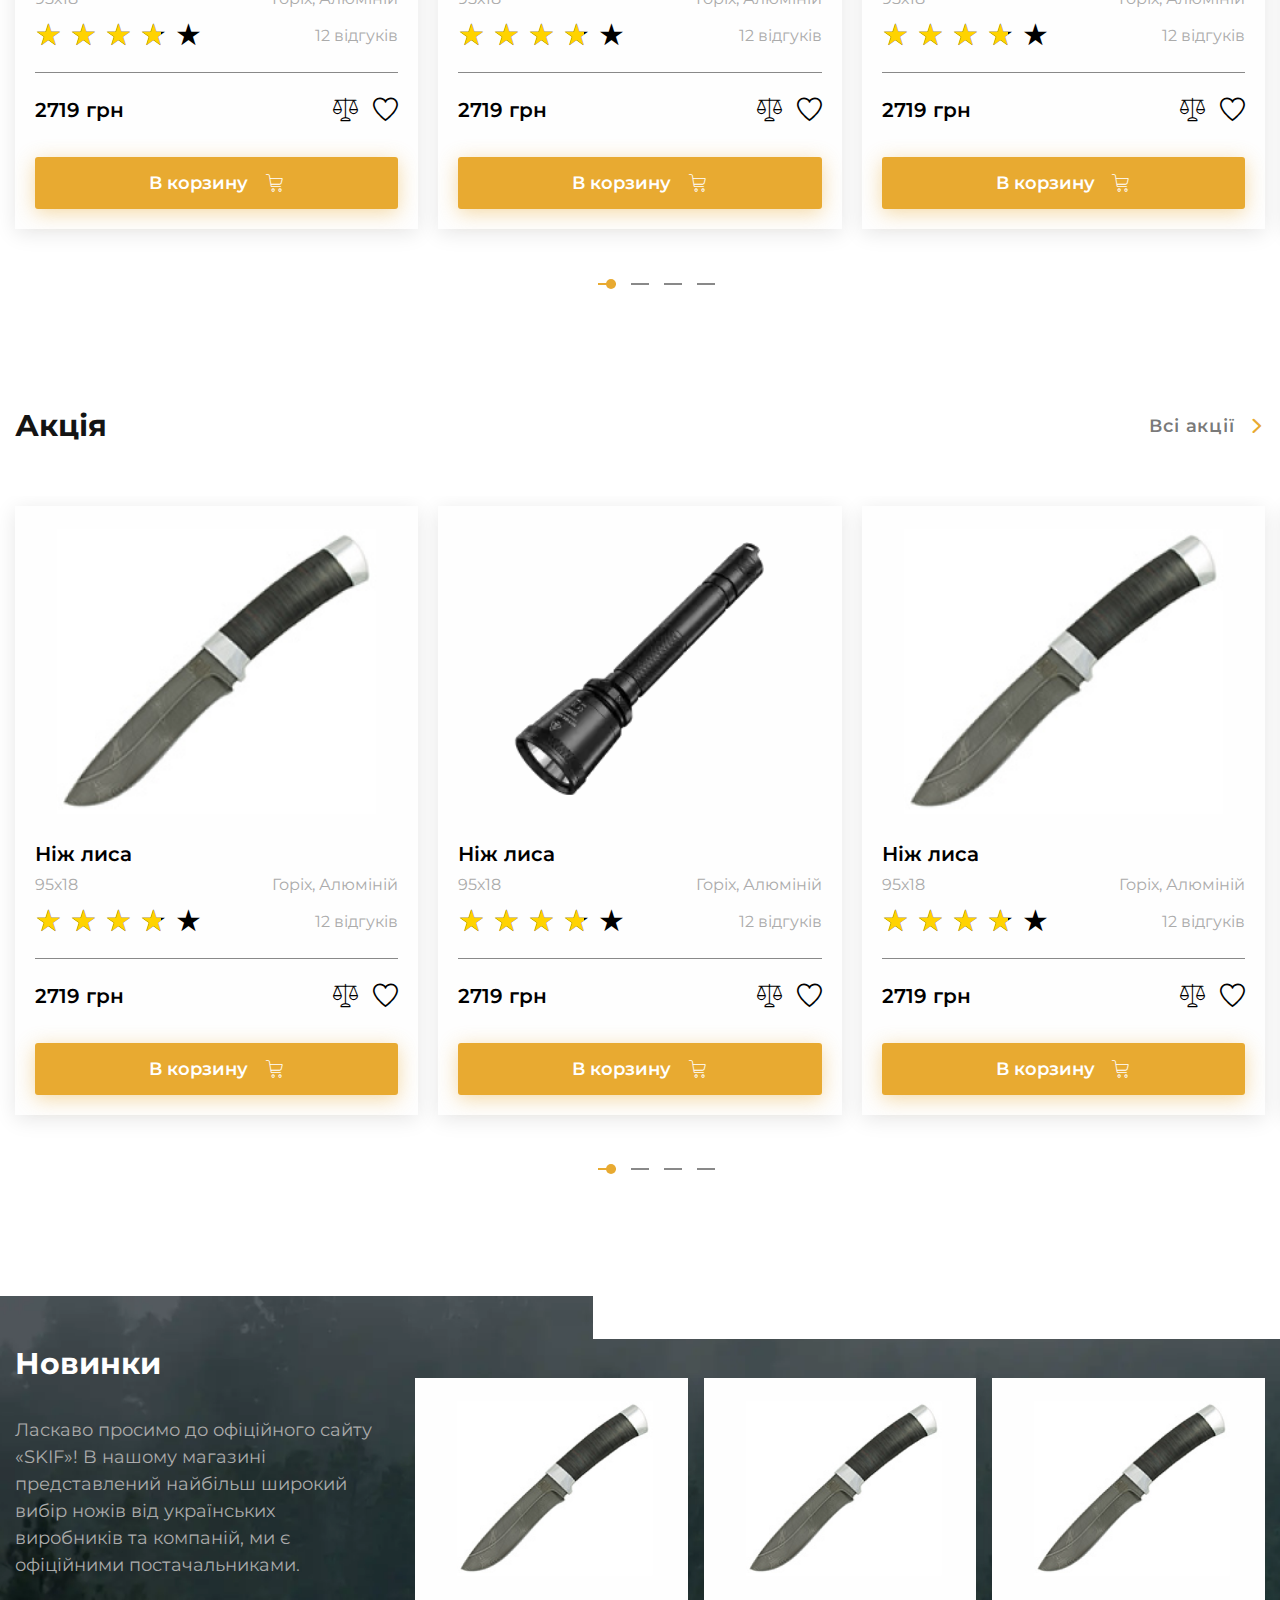
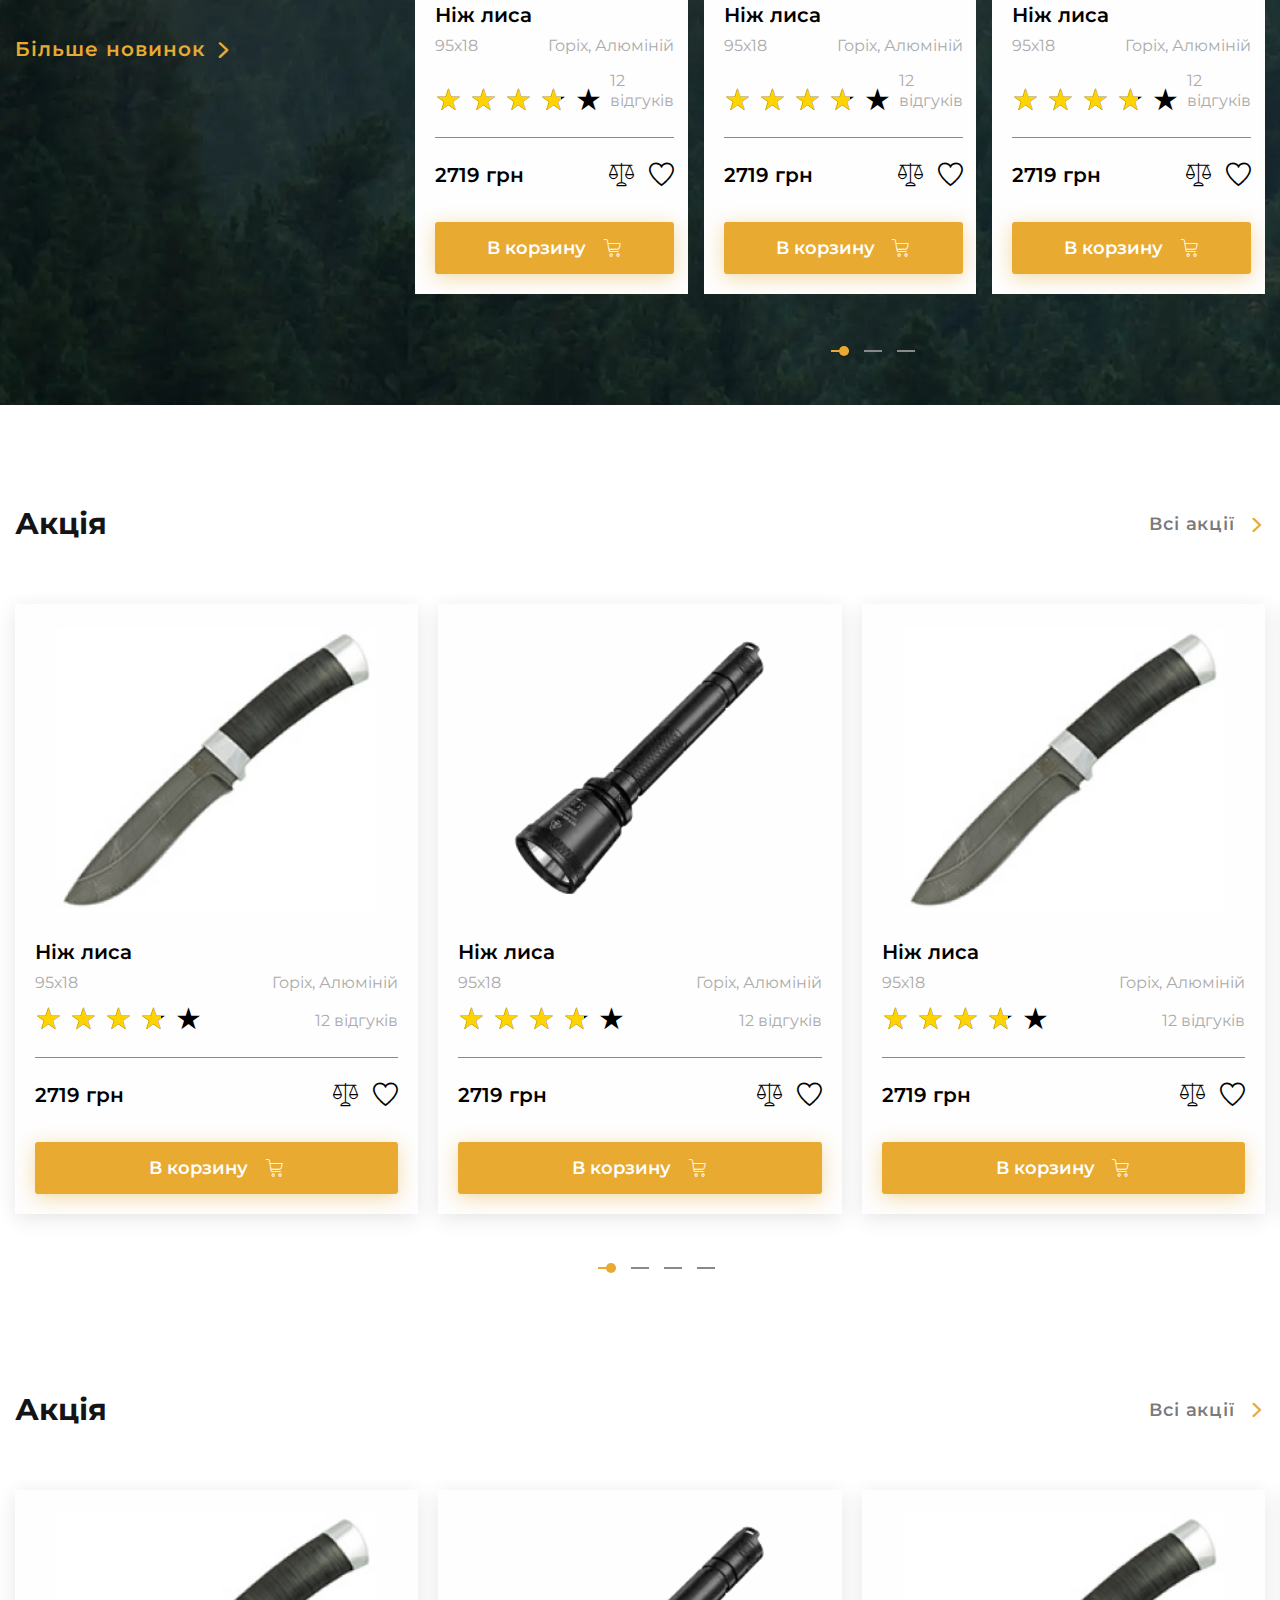
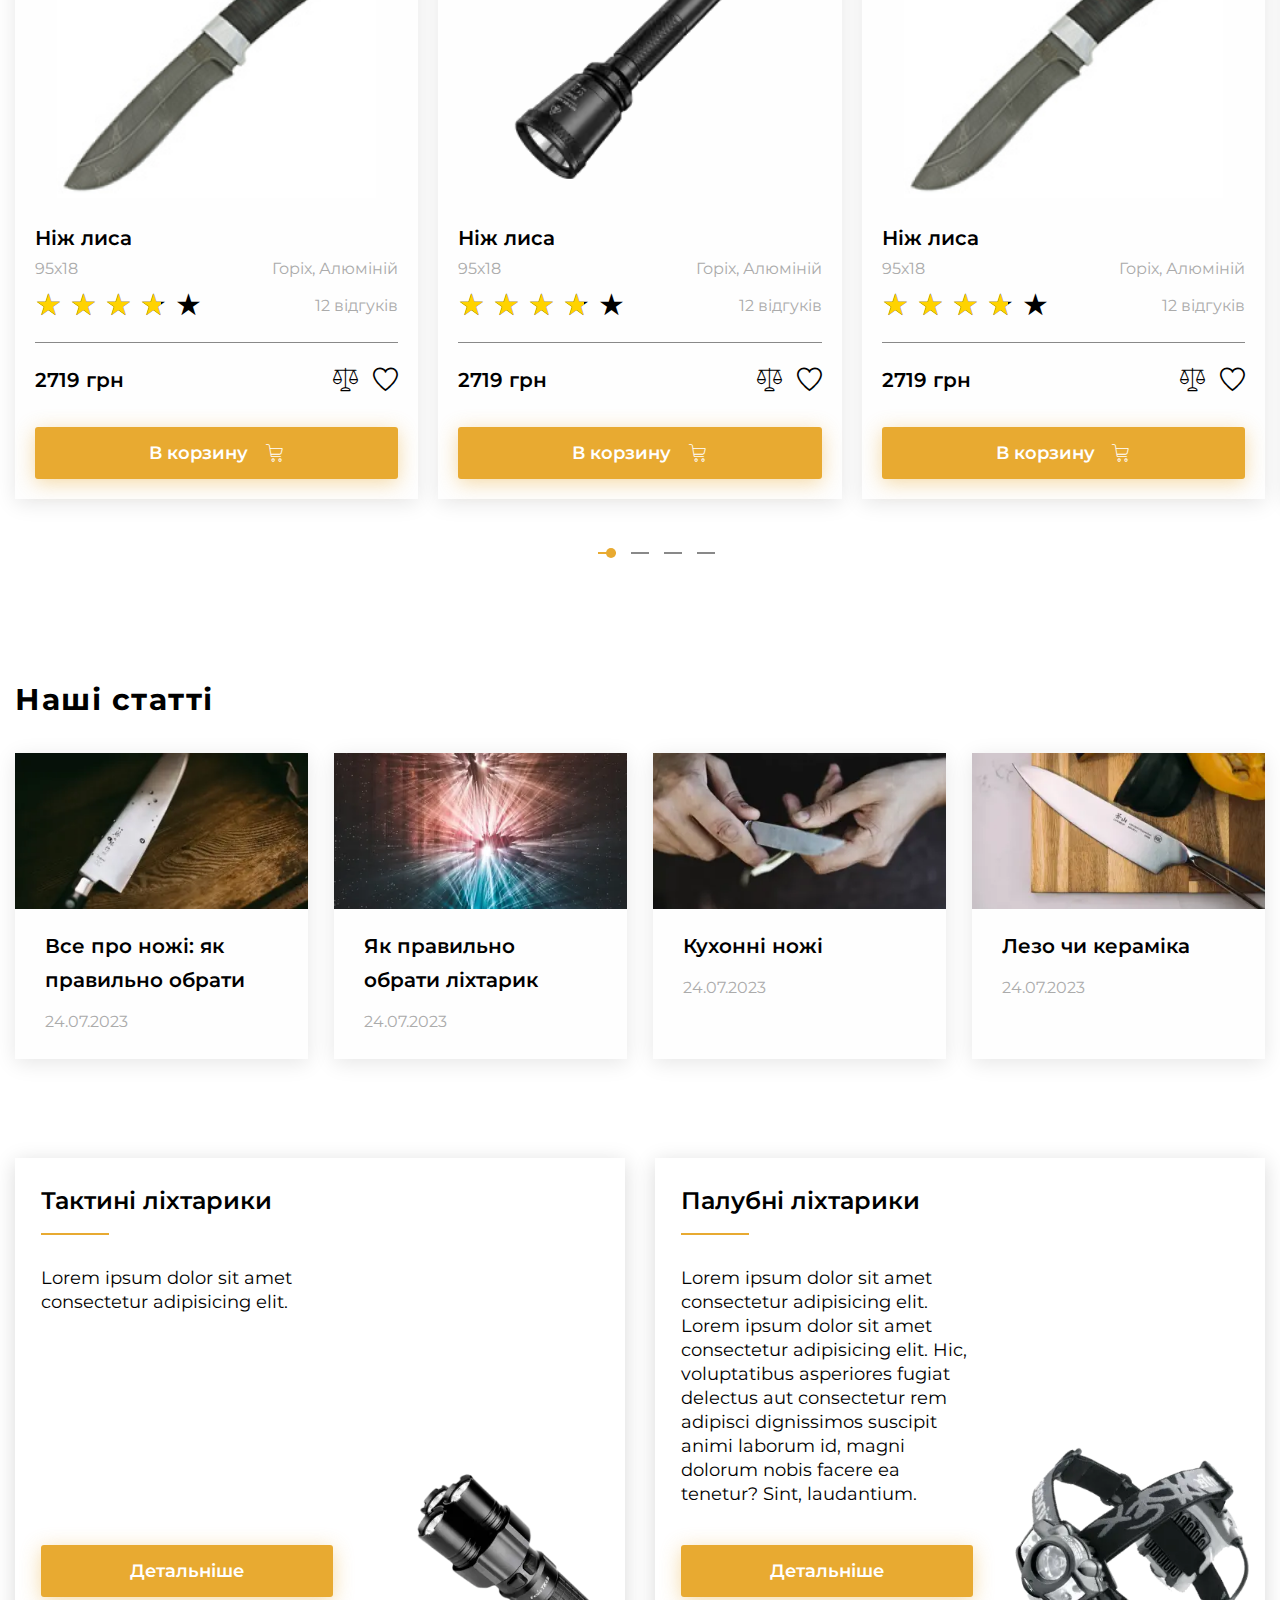
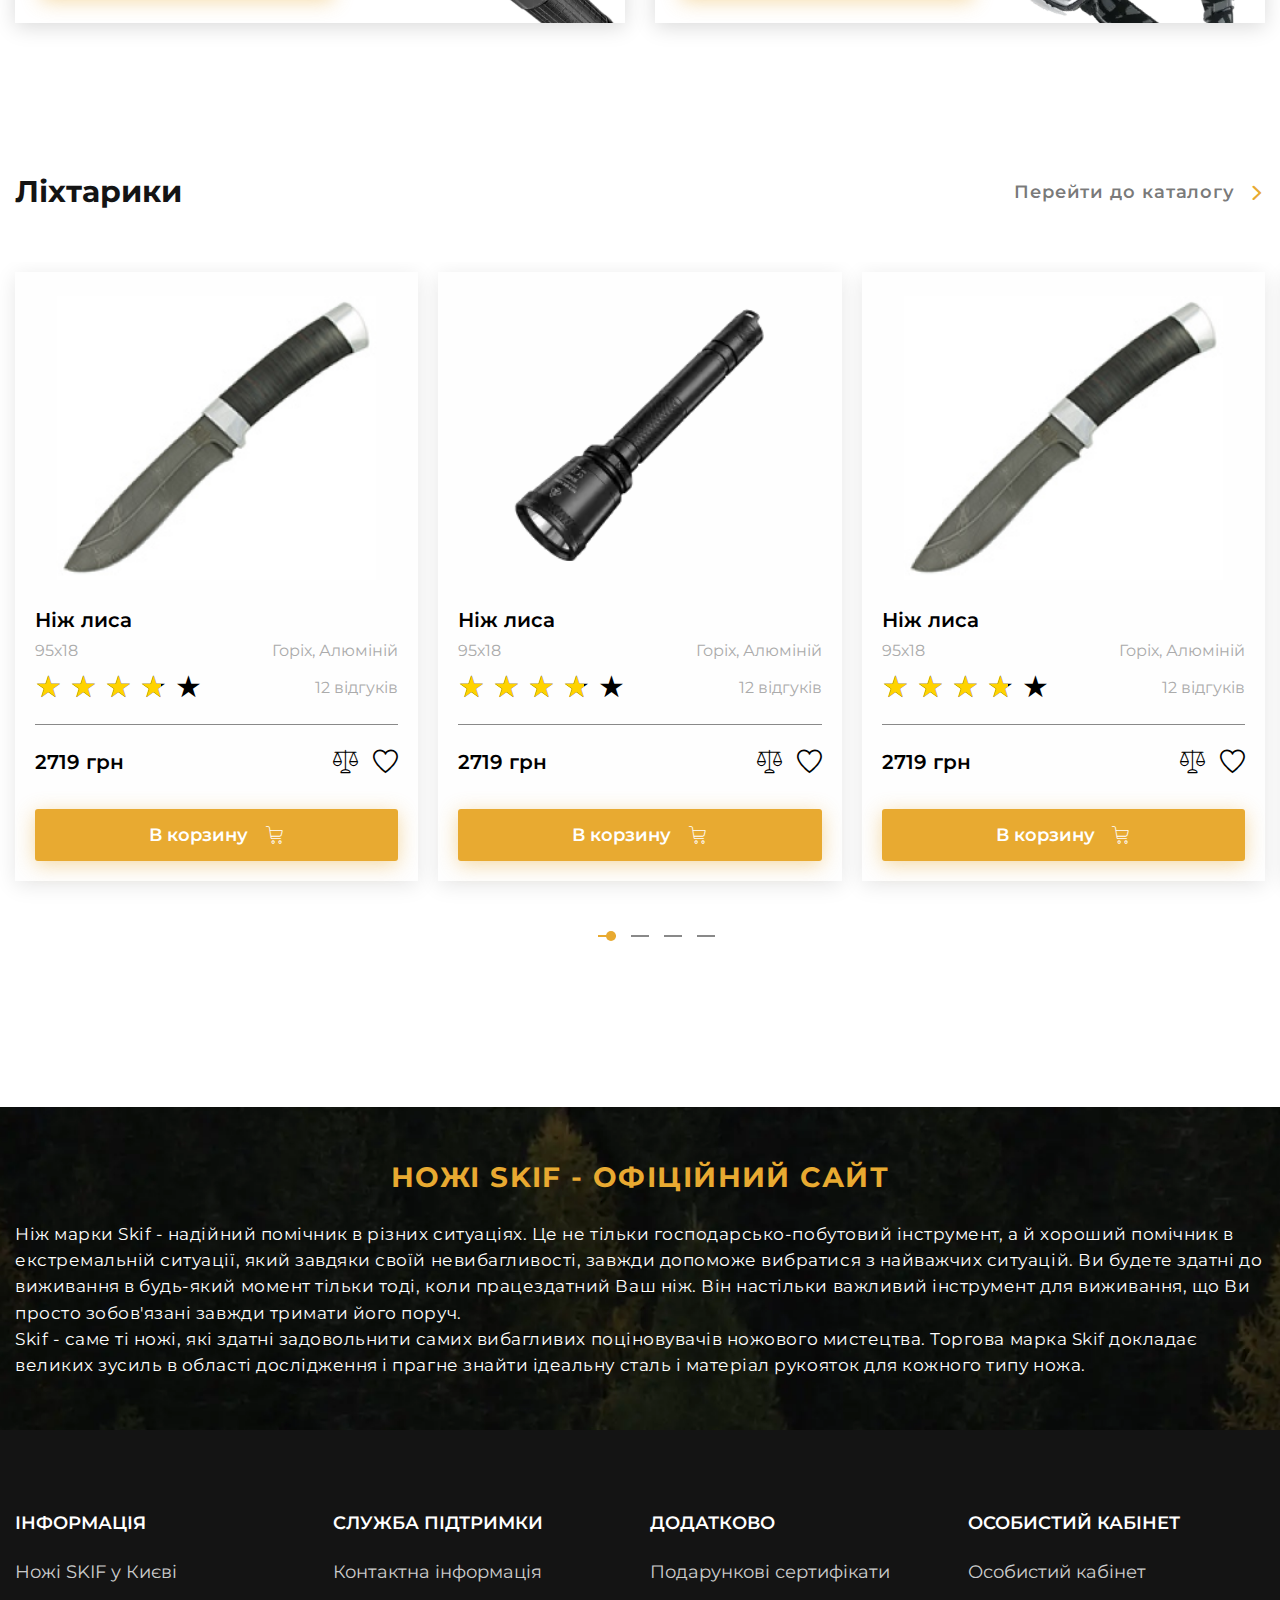
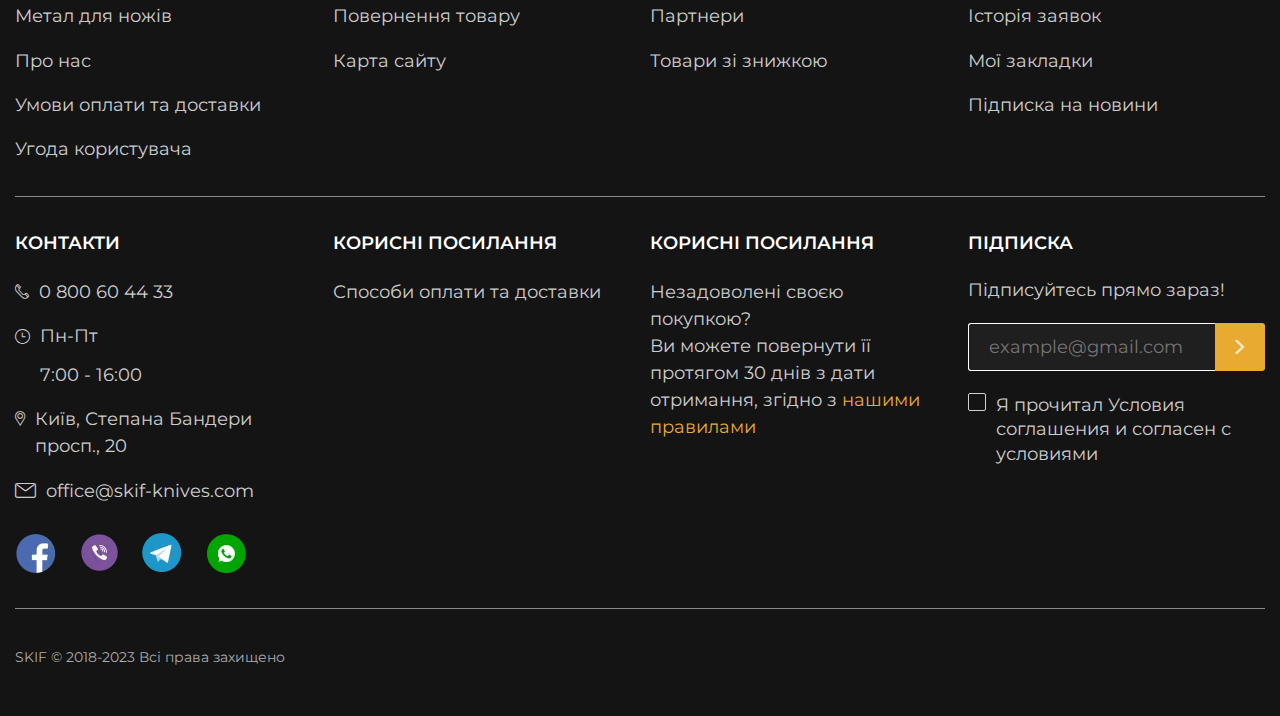
<file: home.html>
<!DOCTYPE html>
<html lang="uk">

<head>
	<title>HomePage</title>
	<meta charset="UTF-8">
	<meta name="format-detection" content="telephone=no">
	<!-- <style>body{opacity: 0;}</style> -->
	<link rel="stylesheet" href="css/style.min.css?_v=20230714133024">
	<link rel="shortcut icon" href="favicon.ico">
	<!-- <meta name="robots" content="noindex, nofollow"> -->
	<meta name="viewport" content="width=device-width, initial-scale=1.0">
</head>

<body>
	<div class="wrapper">
		<header class="header">
			<div class="header__top top-header">
				<div class="top-header__container">
					<nav class="top-header__menu menu-top-header">
						<ul data-da=".menu__body, 991.98" class="menu-top-header__list">
							<li class="menu-top-header__item menu-top-header__item_catalog"><a href="#" class="menu-top-header__link menu-top-header__link_catalog _icon-arrow">Каталог товару</a></li>
							<li class="menu-top-header__item"><a href="#" class="menu-top-header__link">Про нас</a></li>
							<li class="menu-top-header__item"><a href="#" class="menu-top-header__link">Оплата та доставка</a></li>
							<li class="menu-top-header__item"><a href="#" class="menu-top-header__link">Новини</a></li>
							<li class="menu-top-header__item"><a href="#" class="menu-top-header__link">Контакти</a></li>
						</ul>
					</nav>
					<a href="#" class="menu__login _icon-user"><span>Особистий кабінет</span></a>
					<nav hidden class="menu">
						<button type="button" class="menu__icon icon-menu"><span></span></button>
						<div class="menu__body"></div>
					</nav>
				</div>
			</div>
			<div class="header__body body-header">
				<div class="body-header__container">
					<a href="#" class="body-header__logo"></a>
					<div data-da=".catalog-header__container, 479.98" class="body-header__search">
						<form action="#" class="search-header">
							<button type="submit" class="search-header__button _icon-search"></button>
							<input autocomplete="off" type="text" name="form[]" data-error="Помилка" placeholder="Search" class="search-header__input">
						</form>
					</div>
					<div class="body-header__actions actions-header">
						<a href="#" class="actions-header__location _icon-location"><span>Київ</span></a>
						<div data-da=".top-header__container,991.98,first" class="actions-header__phone phone-header">
							<div data-spollers class="phone-header__items">
								<div class="phone-header__item">
									<a href="tel:380979777789" class="phone-header__phone"><span>+38(097)977-77-89</span></a>
									<button type="button" data-spoller class="phone-header__arrow _icon-arrow"></button>
									<ul class="phone-header__list">
										<li><a href="tel:380979777790" class="phone-header__link">+38(097)977-77-90</a></li>
										<li><a href="tel:380979777791" class="phone-header__link">+38(097)977-77-91</a></li>
										<li><a href="tel:380979777792" class="phone-header__link">+38(097)977-77-92</a></li>
									</ul>
								</div>
							</div>
							<button type="button" data-popup="#callback" class="phone-header__callback">Замовити дзвінок</button>
						</div>
						<a data-da=".top-header__container,991.98,2" href="#" class="actions-header__favorite _icon-heart"></a>
						<a data-da=".top-header__container,991.98,3" href="#" class="actions-header__cart cart-header">
							<div href="#" class="cart-header__icon _icon-basket"><span>0</span></div>
							<div class="cart-header__body">
								<div class="cart-header__sume">0 hrn</div>
								<div href="#" class="cart-header__link">Оформити замовлення</div>
							</div>
						</a>
					</div>
				</div>
			</div>
			<div class="header__catalog catalog-header">
				<div class="catalog-header__container">
					<nav class="catalog-header__menu menu-catalog">
						<button type="button" class="menu-catalog__back _icon-back">Назад</button>
						<ul class="menu-catalog__list">
							<li class="menu-catalog__item"><button data-parent="1" class="menu-catalog__link">Каталог ножей</button></li>
							<li class="menu-catalog__item"><button data-parent="2" class="menu-catalog__link">Клинкова зброя</button></li>
							<li class="menu-catalog__item"><a href="#" class="menu-catalog__link">Сувенірні вироби</a></li>
							<li class="menu-catalog__item"><a href="#" class="menu-catalog__link">Ліхитарики ARMYTEK</a></li>
							<li class="menu-catalog__item"><a href="#" class="menu-catalog__link">Супутні товари</a></li>
						</ul>
						<div class="menu-catalog__sub-menu sub-menu-catalog">
							<button type="button" class="sub-menu-catalog__back _icon-back">Назад</button>
							<div class="sub-menu-catalog__container">
								<div hidden data-submenu="1" class="sub-menu-catalog__block ">
									<div class="sub-menu-catalog__category">
										<a href="#" class="sub-menu-catalog__link-category">Категорія ножів</a>
									</div>
									<div class="sub-menu-catalog__category">
										<a href="#" class="sub-menu-catalog__link-category">Виробництво ножів</a>
									</div>
									<div class="sub-menu-catalog__category">
										<a href="#" class="sub-menu-catalog__link-category">Ножі за маркою сталі</a>
									</div>
									<div class="sub-menu-catalog__category">
										<a href="#" class="sub-menu-catalog__link-category">Заточування та полірування ножів</a>
									</div>
									<div class="sub-menu-catalog__category">
										<a href="#" class="sub-menu-catalog__link-category">Ножева майстерня</a>
									</div>
									<ul class="sub-menu-catalog__list">
										<li class="sub-menu-catalog__item"><a href="#" class="sub-menu-catalog__link">Обробні ножі</a></li>
										<li class="sub-menu-catalog__item"><a href="#" class="sub-menu-catalog__link">Туристичні ножі</a></li>
										<li class="sub-menu-catalog__item"><a href="#" class="sub-menu-catalog__link">Полювальні ножі</a></li>
										<li class="sub-menu-catalog__item"><a href="#" class="sub-menu-catalog__link">Булатні ножі</a></li>
										<li class="sub-menu-catalog__item"><a href="#" class="sub-menu-catalog__link">Ножі з дамаска</a></li>
										<li class="sub-menu-catalog__item"><a href="#" class="sub-menu-catalog__link">Тактичного призначення</a></li>
										<li class="sub-menu-catalog__item"><a href="#" class="sub-menu-catalog__link">Метальнв ножі</a></li>
										<li class="sub-menu-catalog__item"><a href="#" class="sub-menu-catalog__link">Мачете та кукри</a></li>
										<li class="sub-menu-catalog__item"><a href="#" class="sub-menu-catalog__link">Кухонні ножі</a></li>
									</ul>
									<ul class="sub-menu-catalog__list">
										<li class="sub-menu-catalog__item"><a href="#" class="sub-menu-catalog__link">Ножі АІР</a></li>
										<li class="sub-menu-catalog__item"><a href="#" class="sub-menu-catalog__link">Ножі ВОЗ</a></li>
										<li class="sub-menu-catalog__item"><a href="#" class="sub-menu-catalog__link">Ножі УКРЗброя</a></li>
										<li class="sub-menu-catalog__item"><a href="#" class="sub-menu-catalog__link">Ножі Зброяр</a></li>
										<li class="sub-menu-catalog__item"><a href="#" class="sub-menu-catalog__link">Ножі Іріс</a></li>
										<li class="sub-menu-catalog__item"><a href="#" class="sub-menu-catalog__link">Ножі АІР</a></li>
										<li class="sub-menu-catalog__item"><a href="#" class="sub-menu-catalog__link">Ножі ВОЗ</a></li>
										<li class="sub-menu-catalog__item"><a href="#" class="sub-menu-catalog__link">Ножі УКРЗброя</a></li>
										<li class="sub-menu-catalog__item"><a href="#" class="sub-menu-catalog__link">Ножі Зброяр</a></li>
										<li class="sub-menu-catalog__item"><a href="#" class="sub-menu-catalog__link">Ножі Іріс</a></li>
									</ul>
									<ul class="sub-menu-catalog__list">
										<li class="sub-menu-catalog__item"><a href="#" class="sub-menu-catalog__link">Ножі зі сталі 40х102С2М</a></li>
										<li class="sub-menu-catalog__item"><a href="#" class="sub-menu-catalog__link">Ножі зі сталі 95х18</a></li>
										<li class="sub-menu-catalog__item"><a href="#" class="sub-menu-catalog__link">Ножі зі сталі 100х13м</a></li>
										<li class="sub-menu-catalog__item"><a href="#" class="sub-menu-catalog__link">Ножі зі сталі 110х18м-ШД</a></li>
										<li class="sub-menu-catalog__item"><a href="#" class="sub-menu-catalog__link">Ножі зі сталі 40х102С2М</a></li>
										<li class="sub-menu-catalog__item"><a href="#" class="sub-menu-catalog__link">Ножі зі сталі 95х18</a></li>
										<li class="sub-menu-catalog__item"><a href="#" class="sub-menu-catalog__link">Ножі зі сталі 100х13м</a></li>
										<li class="sub-menu-catalog__item"><a href="#" class="sub-menu-catalog__link">Ножі зі сталі 110х18м-ШД</a></li>
										<li class="sub-menu-catalog__item"><a href="#" class="sub-menu-catalog__link">Ножі зі сталі 40х102С2М</a></li>
										<li class="sub-menu-catalog__item"><a href="#" class="sub-menu-catalog__link">Ножі зі сталі 95х18</a></li>
									</ul>
									<ul class="sub-menu-catalog__list">
										<li class="sub-menu-catalog__item"><a href="#" class="sub-menu-catalog__link">Паста ГОІ</a></li>
										<li class="sub-menu-catalog__item"><a href="#" class="sub-menu-catalog__link">Алмазан паста</a></li>
										<li class="sub-menu-catalog__item"><a href="#" class="sub-menu-catalog__link">Браски та камені для заточки</a></li>
										<li class="sub-menu-catalog__item"><a href="#" class="sub-menu-catalog__link">Системи для заточування</a></li>
									</ul>
									<ul class="sub-menu-catalog__list">
										<li class="sub-menu-catalog__item"><a href="#" class="sub-menu-catalog__link">Ножеві клинки</a></li>
										<li class="sub-menu-catalog__item"><a href="#" class="sub-menu-catalog__link">Заготовки для ножів</a></li>
										<li class="sub-menu-catalog__item"><a href="#" class="sub-menu-catalog__link">Лиття для ножів</a></li>
										<li class="sub-menu-catalog__item"><a href="#" class="sub-menu-catalog__link">Матервал для рукоятки</a></li>
										<li class="sub-menu-catalog__item"><a href="#" class="sub-menu-catalog__link">Догляд за рукоятками</a></li>
									</ul>
									<div class="sub-menu-catalog__footer"><a href="#" class="sub-menu-catalog__all">Дивитись усі</a></div>
									<div class="sub-menu-catalog__footer"><a href="#" class="sub-menu-catalog__all">Дивитись усі</a></div>
									<div class="sub-menu-catalog__footer"><a href="#" class="sub-menu-catalog__all">Дивитись усі</a></div>
									<div class="sub-menu-catalog__footer"><a href="#" class="sub-menu-catalog__all">Дивитись усі</a></div>
									<div class="sub-menu-catalog__footer"><a href="#" class="sub-menu-catalog__all">Дивитись усі</a></div>
								</div>
								<div hidden data-submenu="2" class="sub-menu-catalog__block ">
									<div class="sub-menu-catalog__category">
										<a href="#" class="sub-menu-catalog__link-category">Категорія ножів</a>
									</div>
									<div class="sub-menu-catalog__category">
										<a href="#" class="sub-menu-catalog__link-category">Виробництво ножів</a>
									</div>
									<ul class="sub-menu-catalog__list">
										<li class="sub-menu-catalog__item"><a href="#" class="sub-menu-catalog__link">Обробні ножі</a></li>
										<li class="sub-menu-catalog__item"><a href="#" class="sub-menu-catalog__link">Туристичні ножі</a></li>
										<li class="sub-menu-catalog__item"><a href="#" class="sub-menu-catalog__link">Полювальні ножі</a></li>
									</ul>
									<ul class="sub-menu-catalog__list">
										<li class="sub-menu-catalog__item"><a href="#" class="sub-menu-catalog__link">Ножі зі сталі 40х102С2М</a></li>
										<li class="sub-menu-catalog__item"><a href="#" class="sub-menu-catalog__link">Ножі зі сталі 95х18</a></li>
										<li class="sub-menu-catalog__item"><a href="#" class="sub-menu-catalog__link">Ножі зі сталі 100х13м</a></li>
										<li class="sub-menu-catalog__item"><a href="#" class="sub-menu-catalog__link">Ножі зі сталі 110х18м-ШД</a></li>
										<li class="sub-menu-catalog__item"><a href="#" class="sub-menu-catalog__link">Ножі зі сталі 40х102С2М</a></li>
									</ul>
									<div class="sub-menu-catalog__footer"><a href="#" class="sub-menu-catalog__all">Дивитись усі</a></div>
									<div class="sub-menu-catalog__footer"><a href="#" class="sub-menu-catalog__all">Дивитись усі</a></div>
								</div>
							</div>
						</div>
					</nav>
				</div>
			</div>
		</header>
		<main class="page page__home">
			<section class="page__main-block main-block">
				<div class="main-block__container">
					<div class="main-block__body">
						<div class="main-block__slider">
							<div class="main-block__swiper">
								<div class="main-block__slide slide-main-block">
									<div class="slide-main-block__content">
										<h2 data-swiper-parallax="-100" class="slide-main-block__title">Інтернет магазин сертифікованих</h2>
										<div data-swiper-parallax="-150" class="slide-main-block__subtitle">ножі ТМ «СКІФ»</div>
										<div data-swiper-parallax="-200" class="slide-main-block__text">Спираючись на багаторічний досвід продажів і з огляду на постійний ріст попиту українського покупця на практичні, надійні, і той же час доступні ножі - фахівцями компанії «Ібіс» було прийнято рішення про запуск нової лінії ножів, що відповідають всім цим вимогам. </div>
									</div>
									<a href="#" data-swiper-parallax="-300" class="slide-main-block__button button">Детальніше</a>
								</div>
								<div class="main-block__slide slide-main-block">
									<div class="slide-main-block__content">
										<h2 data-swiper-parallax="-100" class="slide-main-block__title">Інтернет магазин сертифікованих</h2>
										<div data-swiper-parallax="-150" class="slide-main-block__subtitle">ножі ТМ «СКІФ»</div>
										<div data-swiper-parallax="-200" class="slide-main-block__text">Спираючись на багаторічний досвід продажів і з огляду на постійний ріст попиту українського покупця на практичні, надійні, і той же час доступні ножі - фахівцями компанії «Ібіс» було прийнято рішення про запуск нової лінії ножів, що відповідають всім цим вимогам. </div>
									</div>
									<a href="#" data-swiper-parallax="-300" class="slide-main-block__button button">Детальніше</a>
								</div>
								<div class="main-block__slide slide-main-block">
									<div class="slide-main-block__content">
										<h2 data-swiper-parallax="-100" class="slide-main-block__title">Інтернет магазин сертифікованих</h2>
										<div data-swiper-parallax="-150" class="slide-main-block__subtitle">ножі ТМ «СКІФ»</div>
										<div data-swiper-parallax="-200" class="slide-main-block__text">Спираючись на багаторічний досвід продажів і з огляду на постійний ріст попиту українського покупця на практичні, надійні, і той же час доступні ножі - фахівцями компанії «Ібіс» було прийнято рішення про запуск нової лінії ножів, що відповідають всім цим вимогам. </div>
									</div>
									<a href="#" data-swiper-parallax="-300" class="slide-main-block__button button">Детальніше</a>
								</div>
								<div class="main-block__slide slide-main-block">
									<div class="slide-main-block__content">
										<h2 data-swiper-parallax="-100" class="slide-main-block__title">Інтернет магазин сертифікованих</h2>
										<div data-swiper-parallax="-150" class="slide-main-block__subtitle">ножі ТМ «СКІФ»</div>
										<div data-swiper-parallax="-200" class="slide-main-block__text">Спираючись на багаторічний досвід продажів і з огляду на постійний ріст попиту українського покупця на практичні, надійні, і той же час доступні ножі - фахівцями компанії «Ібіс» було прийнято рішення про запуск нової лінії ножів, що відповідають всім цим вимогам. </div>
									</div>
									<a href="#" data-swiper-parallax="-300" class="slide-main-block__button button">Детальніше</a>
								</div>
							</div>
							<div class="main-block__controll controll-main-block">
								<div class="controll-main-block__dotts"></div>
								<div class="controll-main-block__fraction fraction-controll">
									<span class="fraction-controll__current">0</span> / <span class="fraction-controll__all">0</span>
								</div>
							</div>
						</div>
						<div class="main-block__media media-main-block">
							<div class="media-main-block__body">
								<div class="media-main-block__image">
									<picture><source srcset="img/main-page/slide-image.webp" type="image/webp"><img src="img/main-page/slide-image.jpg" alt="image"></picture>
								</div>
								<div class="media-main-block__tips">
									<button data-tippy-content="Подсказка" class="media-main-block__tip media-main-block__tip_1"><span>+</span></button>
									<button data-tippy-content="Подсказка" class="media-main-block__tip media-main-block__tip_2"><span>+</span></button>
									<button data-tippy-content="Подсказка" class="media-main-block__tip media-main-block__tip_3"><span>+</span></button>
								</div>
							</div>
						</div>
					</div>
					<div class="main-block__adventages adventages-main">
						<div class="adventages-main__item">
							<div class="adventages-main__icon">
								<img src="img/main-page/icons/garenty.svg" alt="garenty">
							</div>
							<div class="adventages-main__text">Гарантія 100% повернення грошових коштів</div>
						</div>
						<div class="adventages-main__item">
							<div class="adventages-main__icon">
								<img src="img/main-page/icons/delivery.svg" alt="delivery">
							</div>
							<div class="adventages-main__text">Доставка по Україні, Польщі, Венгрії</div>
						</div>
						<div class="adventages-main__item">
							<div class="adventages-main__icon">
								<img src="img/main-page/icons/oder.svg" alt="oder">
							</div>
							<div class="adventages-main__text">Можливість оформлення замовлення без реєстрації.</div>
						</div>
						<div class="adventages-main__item">
							<div class="adventages-main__icon">
								<img src="img/main-page/icons/sale.svg" alt="sale">
							</div>
							<div class="adventages-main__text">Знижки постійним покупцям.</div>
						</div>
					</div>
				</div>
			</section>
			<section class="page__catalog-cards catalog-cards">
				<div class="catalog-cards__container">
					<div class="catalog-cards__item item-catalog-cards">
						<h3 class="item-catalog-cards__title">
							<a href="" class="item-catalog-cards__link-title">Kaталог ножів</a>
						</h3>
						<div class="item-catalog-cards__body">
							<ul class="item-catalog-cards__list">
								<li class="item-catalog-cards__item"><a href="" class="item-catalog-cards__link">Обробні ножі</a></li>
								<li class="item-catalog-cards__item"><a href="" class="item-catalog-cards__link">Туристичні</a></li>
								<li class="item-catalog-cards__item"><a href="" class="item-catalog-cards__link">Мисливські</a></li>
							</ul>
							<div class="item-catalog-cards__image">
								<picture><source srcset="img/main-page/mainpage/catalog_knifes/1.webp" type="image/webp"><img src="img/main-page/mainpage/catalog_knifes/1.png" alt="knife"></picture>
							</div>
						</div>
					</div>
					<div class="catalog-cards__item item-catalog-cards">
						<h3 class="item-catalog-cards__title">
							<a href="" class="item-catalog-cards__link-title">Середньоклинкова зброя</a>
						</h3>
						<div class="item-catalog-cards__body">
							<ul class="item-catalog-cards__list">
								<li class="item-catalog-cards__item"><a href="" class="item-catalog-cards__link">Обробні ножі</a></li>
								<li class="item-catalog-cards__item"><a href="" class="item-catalog-cards__link">Туристичні</a></li>
								<li class="item-catalog-cards__item"><a href="" class="item-catalog-cards__link">Мисливські</a></li>
							</ul>
							<div class="item-catalog-cards__image">
								<picture><source srcset="img/main-page/mainpage/catalog_knifes/2.webp" type="image/webp"><img src="img/main-page/mainpage/catalog_knifes/2.png" alt="knife"></picture>
							</div>
						</div>
					</div>
					<div class="catalog-cards__item item-catalog-cards">
						<h3 class="item-catalog-cards__title">
							<a href="" class="item-catalog-cards__link-title">Довгоклинкова зброя</a>
						</h3>
						<div class="item-catalog-cards__body">
							<ul class="item-catalog-cards__list">
								<li class="item-catalog-cards__item"><a href="" class="item-catalog-cards__link">Обробні ножі</a></li>
								<li class="item-catalog-cards__item"><a href="" class="item-catalog-cards__link">Туристичні</a></li>
								<li class="item-catalog-cards__item"><a href="" class="item-catalog-cards__link">Мисливські</a></li>
							</ul>
							<div class="item-catalog-cards__image">
								<picture><source srcset="img/main-page/mainpage/catalog_knifes/3.webp" type="image/webp"><img src="img/main-page/mainpage/catalog_knifes/3.png" alt="knife"></picture>
							</div>
						</div>
					</div>
					<div class="catalog-cards__item item-catalog-cards">
						<h3 class="item-catalog-cards__title">
							<a href="" class="item-catalog-cards__link-title">Сувенірні вироби</a>
						</h3>
						<div class="item-catalog-cards__body">
							<ul class="item-catalog-cards__list">
								<li class="item-catalog-cards__item"><a href="" class="item-catalog-cards__link">Обробні ножі</a></li>
								<li class="item-catalog-cards__item"><a href="" class="item-catalog-cards__link">Туристичні</a></li>
								<li class="item-catalog-cards__item"><a href="" class="item-catalog-cards__link">Мисливські</a></li>
							</ul>
							<div class="item-catalog-cards__image">
								<picture><source srcset="img/main-page/mainpage/catalog_knifes/4.webp" type="image/webp"><img src="img/main-page/mainpage/catalog_knifes/4.png" alt="knife"></picture>
							</div>
						</div>
					</div>
					<div class="catalog-cards__item item-catalog-cards">
						<h3 class="item-catalog-cards__title">
							<a href="" class="item-catalog-cards__link-title">Супутні товари</a>
						</h3>
						<div class="item-catalog-cards__body">
							<ul class="item-catalog-cards__list">
								<li class="item-catalog-cards__item"><a href="" class="item-catalog-cards__link">Обробні ножі</a></li>
								<li class="item-catalog-cards__item"><a href="" class="item-catalog-cards__link">Туристичні</a></li>
								<li class="item-catalog-cards__item"><a href="" class="item-catalog-cards__link">Мисливські</a></li>
							</ul>
							<div class="item-catalog-cards__image">
								<picture><source srcset="img/main-page/mainpage/catalog_knifes/5.webp" type="image/webp"><img src="img/main-page/mainpage/catalog_knifes/5.png" alt="knife"></picture>
							</div>
						</div>
					</div>
					<div class="catalog-cards__item item-catalog-cards">
						<h3 class="item-catalog-cards__title">
							<a href="" class="item-catalog-cards__link-title">Майстерня ножів</a>
						</h3>
						<div class="item-catalog-cards__body">
							<ul class="item-catalog-cards__list">
								<li class="item-catalog-cards__item"><a href="" class="item-catalog-cards__link">Обробні ножі</a></li>
								<li class="item-catalog-cards__item"><a href="" class="item-catalog-cards__link">Туристичні</a></li>
								<li class="item-catalog-cards__item"><a href="" class="item-catalog-cards__link">Мисливські</a></li>
							</ul>
							<div class="item-catalog-cards__image">
								<picture><source srcset="img/main-page/mainpage/catalog_knifes/6.webp" type="image/webp"><img src="img/main-page/mainpage/catalog_knifes/6.png" alt="knife"></picture>
							</div>
						</div>
					</div>
				</div>
			</section>
			<section class="page__hits-products hits-products">
				<section class="products-slider ">
					<div class="products-slider__container">
						<div class="products-slider__header">
							<h2 class="products-slider__title">
								Xіти продажів
							</h2>
							<a href="#" class="products-slider__more">Перейти до каталогу</a>
						</div>
						<div class="products-slider__slider swiper">
							<div class="products-slider__wrapper swiper-wrapper">
								<div class="products-slider__slide swiper-slide">
									<article class="product-card">
										<a href="#" class="product-card__image ">
											<span class="product-card__item-image-ibg">
												<img src="img/main-page/mainpage/product card/1.png" alt="картинка">
											</span>
										</a>
										<div class="product-card__body">
											<h4 class="product-card__title">
												<a href="" class="product-card__link-title">Ніж лиса </a>
											</h4>
											<div class="product-card__info info-product-card">
												<div class="info-product-card__size">95х18</div>
												<div class="info-product-card__materials">Горіх, Алюміній </div>
											</div>
											<div class="product-card__rating rating rating_set">
												<div class="rating__body">
													<div class="rating__active"></div>
													<div class="rating__items">
														<input type="radio" class="rating__item" value="1" name="rating">
														<input type="radio" class="rating__item" value="2" name="rating">
														<input type="radio" class="rating__item" value="3" name="rating">
														<input type="radio" class="rating__item" value="4" name="rating">
														<input type="radio" class="rating__item" value="5" name="rating">
													</div>
												</div>
												<div class="rating__value">3.6</div>
												<div class="rating__info">12 відгуків</div>
											</div>
											<div class="product-card__footer">
												<div class="product-card__price">2719 грн</div>
												<div class="product-card__compare _icon-compare"></div>
												<div class="product-card__favorite _icon-heart"></div>
											</div>
											<button type="button" class="product-card__button button button-product-card "><span class="_icon-basket">В корзину</span></button>
										</div>
									</article>
								</div>
								<div class="products-slider__slide swiper-slide">
									<article class="product-card">
										<a href="#" class="product-card__image ">
											<span class="product-card__item-image-ibg">
												<picture><source srcset="img/main-page/mainpage/lightnes-block/1.webp" type="image/webp"><img src="img/main-page/mainpage/lightnes-block/1.png" alt="картинка"></picture>
											</span>
										</a>
										<div class="product-card__body">
											<h4 class="product-card__title">
												<a href="" class="product-card__link-title">Ніж лиса </a>
											</h4>
											<div class="product-card__info info-product-card">
												<div class="info-product-card__size">95х18</div>
												<div class="info-product-card__materials">Горіх, Алюміній</div>
											</div>
											<div class="product-card__rating rating rating_set">
												<div class="rating__body">
													<div class="rating__active"></div>
													<div class="rating__items">
														<input type="radio" class="rating__item" value="1" name="rating">
														<input type="radio" class="rating__item" value="2" name="rating">
														<input type="radio" class="rating__item" value="3" name="rating">
														<input type="radio" class="rating__item" value="4" name="rating">
														<input type="radio" class="rating__item" value="5" name="rating">
													</div>
												</div>
												<div class="rating__value">3.6</div>
												<div class="rating__info">12 відгуків</div>
											</div>
											<div class="product-card__footer">
												<div class="product-card__price">2719 грн</div>
												<div class="product-card__compare _icon-compare"></div>
												<div class="product-card__favorite _icon-heart"></div>
											</div>
											<button type="button" class="product-card__button button button-product-card "><span class="_icon-basket">В корзину</span></button>
										</div>
									</article>
								</div>
								<div class="products-slider__slide swiper-slide">
									<article class="product-card">
										<a href="#" class="product-card__image ">
											<span class="product-card__item-image-ibg">
												<img src="img/main-page/mainpage/product card/1.png" alt="картинка">
											</span>
										</a>
										<div class="product-card__body">
											<h4 class="product-card__title">
												<a href="" class="product-card__link-title">Ніж лиса </a>
											</h4>
											<div class="product-card__info info-product-card">
												<div class="info-product-card__size">95х18</div>
												<div class="info-product-card__materials">Горіх, Алюміній</div>
											</div>
											<div class="product-card__rating rating rating_set">
												<div class="rating__body">
													<div class="rating__active"></div>
													<div class="rating__items">
														<input type="radio" class="rating__item" value="1" name="rating">
														<input type="radio" class="rating__item" value="2" name="rating">
														<input type="radio" class="rating__item" value="3" name="rating">
														<input type="radio" class="rating__item" value="4" name="rating">
														<input type="radio" class="rating__item" value="5" name="rating">
													</div>
												</div>
												<div class="rating__value">3.6</div>
												<div class="rating__info">12 відгуків</div>
											</div>
											<div class="product-card__footer">
												<div class="product-card__price">2719 грн</div>
												<div class="product-card__compare _icon-compare"></div>
												<div class="product-card__favorite _icon-heart"></div>
											</div>
											<button type="button" class="product-card__button button button-product-card "><span class="_icon-basket">В корзину</span></button>
										</div>
									</article>
								</div>
								<div class="products-slider__slide swiper-slide">
									<article class="product-card">
										<a href="#" class="product-card__image ">
											<span class="product-card__item-image-ibg">
												<picture><source srcset="img/main-page/mainpage/lightnes-block/1.webp" type="image/webp"><img src="img/main-page/mainpage/lightnes-block/1.png" alt="картинка"></picture>
											</span>
										</a>
										<div class="product-card__body">
											<h4 class="product-card__title">
												<a href="" class="product-card__link-title">Ніж лиса </a>
											</h4>
											<div class="product-card__info info-product-card">
												<div class="info-product-card__size">95х18</div>
												<div class="info-product-card__materials">Горіх, Алюміній</div>
											</div>
											<div class="product-card__rating rating rating_set">
												<div class="rating__body">
													<div class="rating__active"></div>
													<div class="rating__items">
														<input type="radio" class="rating__item" value="1" name="rating">
														<input type="radio" class="rating__item" value="2" name="rating">
														<input type="radio" class="rating__item" value="3" name="rating">
														<input type="radio" class="rating__item" value="4" name="rating">
														<input type="radio" class="rating__item" value="5" name="rating">
													</div>
												</div>
												<div class="rating__value">3.6</div>
												<div class="rating__info">12 відгуків</div>
											</div>
											<div class="product-card__footer">
												<div class="product-card__price">2719 грн</div>
												<div class="product-card__compare _icon-compare"></div>
												<div class="product-card__favorite _icon-heart"></div>
											</div>
											<button type="button" class="product-card__button button button-product-card "><span class="_icon-basket">В корзину</span></button>
										</div>
									</article>
								</div>
								<div class="products-slider__slide swiper-slide">
									<article class="product-card">
										<a href="#" class="product-card__image ">
											<span class="product-card__item-image-ibg">
												<img src="img/main-page/mainpage/product card/1.png" alt="картинка">
											</span>
										</a>
										<div class="product-card__body">
											<h4 class="product-card__title">
												<a href="" class="product-card__link-title">Ніж лиса </a>
											</h4>
											<div class="product-card__info info-product-card">
												<div class="info-product-card__size">95х18</div>
												<div class="info-product-card__materials">Горіх, Алюміній</div>
											</div>
											<div class="product-card__rating rating rating_set">
												<div class="rating__body">
													<div class="rating__active"></div>
													<div class="rating__items">
														<input type="radio" class="rating__item" value="1" name="rating">
														<input type="radio" class="rating__item" value="2" name="rating">
														<input type="radio" class="rating__item" value="3" name="rating">
														<input type="radio" class="rating__item" value="4" name="rating">
														<input type="radio" class="rating__item" value="5" name="rating">
													</div>
												</div>
												<div class="rating__value">3.6</div>
												<div class="rating__info">12 відгуків</div>
											</div>
											<div class="product-card__footer">
												<div class="product-card__price">2719 грн</div>
												<div class="product-card__compare _icon-compare"></div>
												<div class="product-card__favorite _icon-heart"></div>
											</div>
											<button type="button" class="product-card__button button button-product-card "><span class="_icon-basket">В корзину</span></button>
										</div>
									</article>
								</div>
								<div class="products-slider__slide swiper-slide">
									<article class="product-card">
										<a href="#" class="product-card__image ">
											<span class="product-card__item-image-ibg">
												<picture><source srcset="img/main-page/mainpage/lightnes-block/1.webp" type="image/webp"><img src="img/main-page/mainpage/lightnes-block/1.png" alt="картинка"></picture>
											</span>
										</a>
										<div class="product-card__body">
											<h4 class="product-card__title">
												<a href="" class="product-card__link-title">Ніж лиса </a>
											</h4>
											<div class="product-card__info info-product-card">
												<div class="info-product-card__size">95х18</div>
												<div class="info-product-card__materials">Горіх, Алюміній</div>
											</div>
											<div class="product-card__rating rating rating_set">
												<div class="rating__body">
													<div class="rating__active"></div>
													<div class="rating__items">
														<input type="radio" class="rating__item" value="1" name="rating">
														<input type="radio" class="rating__item" value="2" name="rating">
														<input type="radio" class="rating__item" value="3" name="rating">
														<input type="radio" class="rating__item" value="4" name="rating">
														<input type="radio" class="rating__item" value="5" name="rating">
													</div>
												</div>
												<div class="rating__value">3.6</div>
												<div class="rating__info">12 відгуків</div>
											</div>
											<div class="product-card__footer">
												<div class="product-card__price">2719 грн</div>
												<div class="product-card__compare _icon-compare"></div>
												<div class="product-card__favorite _icon-heart"></div>
											</div>
											<button type="button" class="product-card__button button button-product-card "><span class="_icon-basket">В корзину</span></button>
										</div>
									</article>
								</div>
								<div class="products-slider__slide swiper-slide">
									<article class="product-card">
										<a href="#" class="product-card__image ">
											<span class="product-card__item-image-ibg">
												<img src="img/main-page/mainpage/product card/1.png" alt="картинка">
											</span>
										</a>
										<div class="product-card__body">
											<h4 class="product-card__title">
												<a href="" class="product-card__link-title">Ніж лиса </a>
											</h4>
											<div class="product-card__info info-product-card">
												<div class="info-product-card__size">95х18</div>
												<div class="info-product-card__materials">Горіх, Алюміній</div>
											</div>
											<div class="product-card__rating rating rating_set">
												<div class="rating__body">
													<div class="rating__active"></div>
													<div class="rating__items">
														<input type="radio" class="rating__item" value="1" name="rating">
														<input type="radio" class="rating__item" value="2" name="rating">
														<input type="radio" class="rating__item" value="3" name="rating">
														<input type="radio" class="rating__item" value="4" name="rating">
														<input type="radio" class="rating__item" value="5" name="rating">
													</div>
												</div>
												<div class="rating__value">3.6</div>
												<div class="rating__info">12 відгуків</div>
											</div>
											<div class="product-card__footer">
												<div class="product-card__price">2719 грн</div>
												<div class="product-card__compare _icon-compare"></div>
												<div class="product-card__favorite _icon-heart"></div>
											</div>
											<button type="button" class="product-card__button button button-product-card "><span class="_icon-basket">В корзину</span></button>
										</div>
									</article>
								</div>
							</div>
							<div class="products-slider__dotts dotts"></div>
						</div>
					</div>
				</section>
			</section>
			<section class="page__new-products new-products">
				<section class="products-new ">
					<div class="products-new__inner">
						<div class="products-new__container">
							<div class="products-new__body">
								<div class="products-new__section">
									<h2 class="products-new__title">Новинки</h2>
									<div class="products-new__text">Ласкаво просимо до офіційного сайту «SKIF»! B нашому магазині представлений найбільш широкий вибір ножів від українських виробників та компаній, ми є офіційними постачальниками.</div>
									<a href="#" class="products-new__more-link link__arrow _icon-arrow"><span>Більше новинок</span></a>
								</div>
							</div>
							<div class="products-new__content">
								<div class="products-new__slider swiper">
									<div class="products-new__wrapper swiper-wrapper">
										<div class="products-new__slide swiper-slide">
											<article class="product-card">
												<a href="#" class="product-card__image ">
													<span class="product-card__item-image-ibg">
														<img src="img/main-page/mainpage/product card/1.png" alt="картинка">
													</span>
												</a>
												<div class="product-card__body">
													<h4 class="product-card__title">
														<a href="" class="product-card__link-title">Ніж лиса </a>
													</h4>
													<div class="product-card__info info-product-card">
														<div class="info-product-card__size">95х18</div>
														<div class="info-product-card__materials">Горіх, Алюміній </div>
													</div>
													<div class="product-card__rating rating rating_set">
														<div class="rating__body">
															<div class="rating__active"></div>
															<div class="rating__items">
																<input type="radio" class="rating__item" value="1" name="rating">
																<input type="radio" class="rating__item" value="2" name="rating">
																<input type="radio" class="rating__item" value="3" name="rating">
																<input type="radio" class="rating__item" value="4" name="rating">
																<input type="radio" class="rating__item" value="5" name="rating">
															</div>
														</div>
														<div class="rating__value">3.6</div>
														<div class="rating__info">12 відгуків</div>
													</div>
													<div class="product-card__footer">
														<div class="product-card__price">2719 грн</div>
														<div class="product-card__compare _icon-compare"></div>
														<div class="product-card__favorite _icon-heart"></div>
													</div>
													<button type="button" class="product-card__button button button-product-card "><span class="_icon-basket">В корзину</span></button>
												</div>
											</article>
										</div>
										<div class="products-new__slide swiper-slide">
											<article class="product-card">
												<a href="#" class="product-card__image ">
													<span class="product-card__item-image-ibg">
														<img src="img/main-page/mainpage/product card/1.png" alt="картинка">
													</span>
												</a>
												<div class="product-card__body">
													<h4 class="product-card__title">
														<a href="" class="product-card__link-title">Ніж лиса </a>
													</h4>
													<div class="product-card__info info-product-card">
														<div class="info-product-card__size">95х18</div>
														<div class="info-product-card__materials">Горіх, Алюміній </div>
													</div>
													<div class="product-card__rating rating rating_set">
														<div class="rating__body">
															<div class="rating__active"></div>
															<div class="rating__items">
																<input type="radio" class="rating__item" value="1" name="rating">
																<input type="radio" class="rating__item" value="2" name="rating">
																<input type="radio" class="rating__item" value="3" name="rating">
																<input type="radio" class="rating__item" value="4" name="rating">
																<input type="radio" class="rating__item" value="5" name="rating">
															</div>
														</div>
														<div class="rating__value">3.6</div>
														<div class="rating__info">12 відгуків</div>
													</div>
													<div class="product-card__footer">
														<div class="product-card__price">2719 грн</div>
														<div class="product-card__compare _icon-compare"></div>
														<div class="product-card__favorite _icon-heart"></div>
													</div>
													<button type="button" class="product-card__button button button-product-card "><span class="_icon-basket">В корзину</span></button>
												</div>
											</article>
										</div>
										<div class="products-new__slide swiper-slide">
											<article class="product-card">
												<a href="#" class="product-card__image ">
													<span class="product-card__item-image-ibg">
														<img src="img/main-page/mainpage/product card/1.png" alt="картинка">
													</span>
												</a>
												<div class="product-card__body">
													<h4 class="product-card__title">
														<a href="" class="product-card__link-title">Ніж лиса </a>
													</h4>
													<div class="product-card__info info-product-card">
														<div class="info-product-card__size">95х18</div>
														<div class="info-product-card__materials">Горіх, Алюміній </div>
													</div>
													<div class="product-card__rating rating rating_set">
														<div class="rating__body">
															<div class="rating__active"></div>
															<div class="rating__items">
																<input type="radio" class="rating__item" value="1" name="rating">
																<input type="radio" class="rating__item" value="2" name="rating">
																<input type="radio" class="rating__item" value="3" name="rating">
																<input type="radio" class="rating__item" value="4" name="rating">
																<input type="radio" class="rating__item" value="5" name="rating">
															</div>
														</div>
														<div class="rating__value">3.6</div>
														<div class="rating__info">12 відгуків</div>
													</div>
													<div class="product-card__footer">
														<div class="product-card__price">2719 грн</div>
														<div class="product-card__compare _icon-compare"></div>
														<div class="product-card__favorite _icon-heart"></div>
													</div>
													<button type="button" class="product-card__button button button-product-card "><span class="_icon-basket">В корзину</span></button>
												</div>
											</article>
										</div>
										<div class="products-new__slide swiper-slide">
											<article class="product-card">
												<a href="#" class="product-card__image ">
													<span class="product-card__item-image-ibg">
														<img src="img/main-page/mainpage/product card/1.png" alt="картинка">
													</span>
												</a>
												<div class="product-card__body">
													<h4 class="product-card__title">
														<a href="" class="product-card__link-title">Ніж лиса </a>
													</h4>
													<div class="product-card__info info-product-card">
														<div class="info-product-card__size">95х18</div>
														<div class="info-product-card__materials">Горіх, Алюміній </div>
													</div>
													<div class="product-card__rating rating rating_set">
														<div class="rating__body">
															<div class="rating__active"></div>
															<div class="rating__items">
																<input type="radio" class="rating__item" value="1" name="rating">
																<input type="radio" class="rating__item" value="2" name="rating">
																<input type="radio" class="rating__item" value="3" name="rating">
																<input type="radio" class="rating__item" value="4" name="rating">
																<input type="radio" class="rating__item" value="5" name="rating">
															</div>
														</div>
														<div class="rating__value">3.6</div>
														<div class="rating__info">12 відгуків</div>
													</div>
													<div class="product-card__footer">
														<div class="product-card__price">2719 грн</div>
														<div class="product-card__compare _icon-compare"></div>
														<div class="product-card__favorite _icon-heart"></div>
													</div>
													<button type="button" class="product-card__button button button-product-card "><span class="_icon-basket">В корзину</span></button>
												</div>
											</article>
										</div>
										<div class="products-new__slide swiper-slide">
											<article class="product-card">
												<a href="#" class="product-card__image ">
													<span class="product-card__item-image-ibg">
														<img src="img/main-page/mainpage/product card/1.png" alt="картинка">
													</span>
												</a>
												<div class="product-card__body">
													<h4 class="product-card__title">
														<a href="" class="product-card__link-title">Ніж лиса </a>
													</h4>
													<div class="product-card__info info-product-card">
														<div class="info-product-card__size">95х18</div>
														<div class="info-product-card__materials">Горіх, Алюміній </div>
													</div>
													<div class="product-card__rating rating rating_set">
														<div class="rating__body">
															<div class="rating__active"></div>
															<div class="rating__items">
																<input type="radio" class="rating__item" value="1" name="rating">
																<input type="radio" class="rating__item" value="2" name="rating">
																<input type="radio" class="rating__item" value="3" name="rating">
																<input type="radio" class="rating__item" value="4" name="rating">
																<input type="radio" class="rating__item" value="5" name="rating">
															</div>
														</div>
														<div class="rating__value">3.6</div>
														<div class="rating__info">12 відгуків</div>
													</div>
													<div class="product-card__footer">
														<div class="product-card__price">2719 грн</div>
														<div class="product-card__compare _icon-compare"></div>
														<div class="product-card__favorite _icon-heart"></div>
													</div>
													<button type="button" class="product-card__button button button-product-card "><span class="_icon-basket">В корзину</span></button>
												</div>
											</article>
										</div>
									</div>
									<div class="products-new__dotts dotts"></div>
								</div>
							</div>
						</div>
					</div>
				</section>
			</section>
			<section class="page__hits-products hits-products">
				<section class="products-slider ">
					<div class="products-slider__container">
						<div class="products-slider__header">
							<h2 class="products-slider__title">
								Акція
							</h2>
							<a href="#" class="products-slider__more">Всі акції</a>
						</div>
						<div class="products-slider__slider swiper">
							<div class="products-slider__wrapper swiper-wrapper">
								<div class="products-slider__slide swiper-slide">
									<article class="product-card">
										<a href="#" class="product-card__image ">
											<span class="product-card__item-image-ibg">
												<img src="img/main-page/mainpage/product card/1.png" alt="картинка">
											</span>
										</a>
										<div class="product-card__body">
											<h4 class="product-card__title">
												<a href="" class="product-card__link-title">Ніж лиса </a>
											</h4>
											<div class="product-card__info info-product-card">
												<div class="info-product-card__size">95х18</div>
												<div class="info-product-card__materials">Горіх, Алюміній </div>
											</div>
											<div class="product-card__rating rating rating_set">
												<div class="rating__body">
													<div class="rating__active"></div>
													<div class="rating__items">
														<input type="radio" class="rating__item" value="1" name="rating">
														<input type="radio" class="rating__item" value="2" name="rating">
														<input type="radio" class="rating__item" value="3" name="rating">
														<input type="radio" class="rating__item" value="4" name="rating">
														<input type="radio" class="rating__item" value="5" name="rating">
													</div>
												</div>
												<div class="rating__value">3.6</div>
												<div class="rating__info">12 відгуків</div>
											</div>
											<div class="product-card__footer">
												<div class="product-card__price">2719 грн</div>
												<div class="product-card__compare _icon-compare"></div>
												<div class="product-card__favorite _icon-heart"></div>
											</div>
											<button type="button" class="product-card__button button button-product-card "><span class="_icon-basket">В корзину</span></button>
										</div>
									</article>
								</div>
								<div class="products-slider__slide swiper-slide">
									<article class="product-card">
										<a href="#" class="product-card__image ">
											<span class="product-card__item-image-ibg">
												<picture><source srcset="img/main-page/mainpage/lightnes-block/1.webp" type="image/webp"><img src="img/main-page/mainpage/lightnes-block/1.png" alt="картинка"></picture>
											</span>
										</a>
										<div class="product-card__body">
											<h4 class="product-card__title">
												<a href="" class="product-card__link-title">Ніж лиса </a>
											</h4>
											<div class="product-card__info info-product-card">
												<div class="info-product-card__size">95х18</div>
												<div class="info-product-card__materials">Горіх, Алюміній</div>
											</div>
											<div class="product-card__rating rating rating_set">
												<div class="rating__body">
													<div class="rating__active"></div>
													<div class="rating__items">
														<input type="radio" class="rating__item" value="1" name="rating">
														<input type="radio" class="rating__item" value="2" name="rating">
														<input type="radio" class="rating__item" value="3" name="rating">
														<input type="radio" class="rating__item" value="4" name="rating">
														<input type="radio" class="rating__item" value="5" name="rating">
													</div>
												</div>
												<div class="rating__value">3.6</div>
												<div class="rating__info">12 відгуків</div>
											</div>
											<div class="product-card__footer">
												<div class="product-card__price">2719 грн</div>
												<div class="product-card__compare _icon-compare"></div>
												<div class="product-card__favorite _icon-heart"></div>
											</div>
											<button type="button" class="product-card__button button button-product-card "><span class="_icon-basket">В корзину</span></button>
										</div>
									</article>
								</div>
								<div class="products-slider__slide swiper-slide">
									<article class="product-card">
										<a href="#" class="product-card__image ">
											<span class="product-card__item-image-ibg">
												<img src="img/main-page/mainpage/product card/1.png" alt="картинка">
											</span>
										</a>
										<div class="product-card__body">
											<h4 class="product-card__title">
												<a href="" class="product-card__link-title">Ніж лиса </a>
											</h4>
											<div class="product-card__info info-product-card">
												<div class="info-product-card__size">95х18</div>
												<div class="info-product-card__materials">Горіх, Алюміній</div>
											</div>
											<div class="product-card__rating rating rating_set">
												<div class="rating__body">
													<div class="rating__active"></div>
													<div class="rating__items">
														<input type="radio" class="rating__item" value="1" name="rating">
														<input type="radio" class="rating__item" value="2" name="rating">
														<input type="radio" class="rating__item" value="3" name="rating">
														<input type="radio" class="rating__item" value="4" name="rating">
														<input type="radio" class="rating__item" value="5" name="rating">
													</div>
												</div>
												<div class="rating__value">3.6</div>
												<div class="rating__info">12 відгуків</div>
											</div>
											<div class="product-card__footer">
												<div class="product-card__price">2719 грн</div>
												<div class="product-card__compare _icon-compare"></div>
												<div class="product-card__favorite _icon-heart"></div>
											</div>
											<button type="button" class="product-card__button button button-product-card "><span class="_icon-basket">В корзину</span></button>
										</div>
									</article>
								</div>
								<div class="products-slider__slide swiper-slide">
									<article class="product-card">
										<a href="#" class="product-card__image ">
											<span class="product-card__item-image-ibg">
												<picture><source srcset="img/main-page/mainpage/lightnes-block/1.webp" type="image/webp"><img src="img/main-page/mainpage/lightnes-block/1.png" alt="картинка"></picture>
											</span>
										</a>
										<div class="product-card__body">
											<h4 class="product-card__title">
												<a href="" class="product-card__link-title">Ніж лиса </a>
											</h4>
											<div class="product-card__info info-product-card">
												<div class="info-product-card__size">95х18</div>
												<div class="info-product-card__materials">Горіх, Алюміній</div>
											</div>
											<div class="product-card__rating rating rating_set">
												<div class="rating__body">
													<div class="rating__active"></div>
													<div class="rating__items">
														<input type="radio" class="rating__item" value="1" name="rating">
														<input type="radio" class="rating__item" value="2" name="rating">
														<input type="radio" class="rating__item" value="3" name="rating">
														<input type="radio" class="rating__item" value="4" name="rating">
														<input type="radio" class="rating__item" value="5" name="rating">
													</div>
												</div>
												<div class="rating__value">3.6</div>
												<div class="rating__info">12 відгуків</div>
											</div>
											<div class="product-card__footer">
												<div class="product-card__price">2719 грн</div>
												<div class="product-card__compare _icon-compare"></div>
												<div class="product-card__favorite _icon-heart"></div>
											</div>
											<button type="button" class="product-card__button button button-product-card "><span class="_icon-basket">В корзину</span></button>
										</div>
									</article>
								</div>
								<div class="products-slider__slide swiper-slide">
									<article class="product-card">
										<a href="#" class="product-card__image ">
											<span class="product-card__item-image-ibg">
												<img src="img/main-page/mainpage/product card/1.png" alt="картинка">
											</span>
										</a>
										<div class="product-card__body">
											<h4 class="product-card__title">
												<a href="" class="product-card__link-title">Ніж лиса </a>
											</h4>
											<div class="product-card__info info-product-card">
												<div class="info-product-card__size">95х18</div>
												<div class="info-product-card__materials">Горіх, Алюміній</div>
											</div>
											<div class="product-card__rating rating rating_set">
												<div class="rating__body">
													<div class="rating__active"></div>
													<div class="rating__items">
														<input type="radio" class="rating__item" value="1" name="rating">
														<input type="radio" class="rating__item" value="2" name="rating">
														<input type="radio" class="rating__item" value="3" name="rating">
														<input type="radio" class="rating__item" value="4" name="rating">
														<input type="radio" class="rating__item" value="5" name="rating">
													</div>
												</div>
												<div class="rating__value">3.6</div>
												<div class="rating__info">12 відгуків</div>
											</div>
											<div class="product-card__footer">
												<div class="product-card__price">2719 грн</div>
												<div class="product-card__compare _icon-compare"></div>
												<div class="product-card__favorite _icon-heart"></div>
											</div>
											<button type="button" class="product-card__button button button-product-card "><span class="_icon-basket">В корзину</span></button>
										</div>
									</article>
								</div>
								<div class="products-slider__slide swiper-slide">
									<article class="product-card">
										<a href="#" class="product-card__image ">
											<span class="product-card__item-image-ibg">
												<picture><source srcset="img/main-page/mainpage/lightnes-block/1.webp" type="image/webp"><img src="img/main-page/mainpage/lightnes-block/1.png" alt="картинка"></picture>
											</span>
										</a>
										<div class="product-card__body">
											<h4 class="product-card__title">
												<a href="" class="product-card__link-title">Ніж лиса </a>
											</h4>
											<div class="product-card__info info-product-card">
												<div class="info-product-card__size">95х18</div>
												<div class="info-product-card__materials">Горіх, Алюміній</div>
											</div>
											<div class="product-card__rating rating rating_set">
												<div class="rating__body">
													<div class="rating__active"></div>
													<div class="rating__items">
														<input type="radio" class="rating__item" value="1" name="rating">
														<input type="radio" class="rating__item" value="2" name="rating">
														<input type="radio" class="rating__item" value="3" name="rating">
														<input type="radio" class="rating__item" value="4" name="rating">
														<input type="radio" class="rating__item" value="5" name="rating">
													</div>
												</div>
												<div class="rating__value">3.6</div>
												<div class="rating__info">12 відгуків</div>
											</div>
											<div class="product-card__footer">
												<div class="product-card__price">2719 грн</div>
												<div class="product-card__compare _icon-compare"></div>
												<div class="product-card__favorite _icon-heart"></div>
											</div>
											<button type="button" class="product-card__button button button-product-card "><span class="_icon-basket">В корзину</span></button>
										</div>
									</article>
								</div>
								<div class="products-slider__slide swiper-slide">
									<article class="product-card">
										<a href="#" class="product-card__image ">
											<span class="product-card__item-image-ibg">
												<img src="img/main-page/mainpage/product card/1.png" alt="картинка">
											</span>
										</a>
										<div class="product-card__body">
											<h4 class="product-card__title">
												<a href="" class="product-card__link-title">Ніж лиса </a>
											</h4>
											<div class="product-card__info info-product-card">
												<div class="info-product-card__size">95х18</div>
												<div class="info-product-card__materials">Горіх, Алюміній</div>
											</div>
											<div class="product-card__rating rating rating_set">
												<div class="rating__body">
													<div class="rating__active"></div>
													<div class="rating__items">
														<input type="radio" class="rating__item" value="1" name="rating">
														<input type="radio" class="rating__item" value="2" name="rating">
														<input type="radio" class="rating__item" value="3" name="rating">
														<input type="radio" class="rating__item" value="4" name="rating">
														<input type="radio" class="rating__item" value="5" name="rating">
													</div>
												</div>
												<div class="rating__value">3.6</div>
												<div class="rating__info">12 відгуків</div>
											</div>
											<div class="product-card__footer">
												<div class="product-card__price">2719 грн</div>
												<div class="product-card__compare _icon-compare"></div>
												<div class="product-card__favorite _icon-heart"></div>
											</div>
											<button type="button" class="product-card__button button button-product-card "><span class="_icon-basket">В корзину</span></button>
										</div>
									</article>
								</div>
							</div>
							<div class="products-slider__dotts dotts"></div>
						</div>
					</div>
				</section>
			</section>
			<section class="page__hits-products hits-products">
				<section class="products-slider ">
					<div class="products-slider__container">
						<div class="products-slider__header">
							<h2 class="products-slider__title">
								Акція
							</h2>
							<a href="#" class="products-slider__more">Всі акції</a>
						</div>
						<div class="products-slider__slider swiper">
							<div class="products-slider__wrapper swiper-wrapper">
								<div class="products-slider__slide swiper-slide">
									<article class="product-card">
										<a href="#" class="product-card__image ">
											<span class="product-card__item-image-ibg">
												<img src="img/main-page/mainpage/product card/1.png" alt="картинка">
											</span>
										</a>
										<div class="product-card__body">
											<h4 class="product-card__title">
												<a href="" class="product-card__link-title">Ніж лиса </a>
											</h4>
											<div class="product-card__info info-product-card">
												<div class="info-product-card__size">95х18</div>
												<div class="info-product-card__materials">Горіх, Алюміній </div>
											</div>
											<div class="product-card__rating rating rating_set">
												<div class="rating__body">
													<div class="rating__active"></div>
													<div class="rating__items">
														<input type="radio" class="rating__item" value="1" name="rating">
														<input type="radio" class="rating__item" value="2" name="rating">
														<input type="radio" class="rating__item" value="3" name="rating">
														<input type="radio" class="rating__item" value="4" name="rating">
														<input type="radio" class="rating__item" value="5" name="rating">
													</div>
												</div>
												<div class="rating__value">3.6</div>
												<div class="rating__info">12 відгуків</div>
											</div>
											<div class="product-card__footer">
												<div class="product-card__price">2719 грн</div>
												<div class="product-card__compare _icon-compare"></div>
												<div class="product-card__favorite _icon-heart"></div>
											</div>
											<button type="button" class="product-card__button button button-product-card "><span class="_icon-basket">В корзину</span></button>
										</div>
									</article>
								</div>
								<div class="products-slider__slide swiper-slide">
									<article class="product-card">
										<a href="#" class="product-card__image ">
											<span class="product-card__item-image-ibg">
												<picture><source srcset="img/main-page/mainpage/lightnes-block/1.webp" type="image/webp"><img src="img/main-page/mainpage/lightnes-block/1.png" alt="картинка"></picture>
											</span>
										</a>
										<div class="product-card__body">
											<h4 class="product-card__title">
												<a href="" class="product-card__link-title">Ніж лиса </a>
											</h4>
											<div class="product-card__info info-product-card">
												<div class="info-product-card__size">95х18</div>
												<div class="info-product-card__materials">Горіх, Алюміній</div>
											</div>
											<div class="product-card__rating rating rating_set">
												<div class="rating__body">
													<div class="rating__active"></div>
													<div class="rating__items">
														<input type="radio" class="rating__item" value="1" name="rating">
														<input type="radio" class="rating__item" value="2" name="rating">
														<input type="radio" class="rating__item" value="3" name="rating">
														<input type="radio" class="rating__item" value="4" name="rating">
														<input type="radio" class="rating__item" value="5" name="rating">
													</div>
												</div>
												<div class="rating__value">3.6</div>
												<div class="rating__info">12 відгуків</div>
											</div>
											<div class="product-card__footer">
												<div class="product-card__price">2719 грн</div>
												<div class="product-card__compare _icon-compare"></div>
												<div class="product-card__favorite _icon-heart"></div>
											</div>
											<button type="button" class="product-card__button button button-product-card "><span class="_icon-basket">В корзину</span></button>
										</div>
									</article>
								</div>
								<div class="products-slider__slide swiper-slide">
									<article class="product-card">
										<a href="#" class="product-card__image ">
											<span class="product-card__item-image-ibg">
												<img src="img/main-page/mainpage/product card/1.png" alt="картинка">
											</span>
										</a>
										<div class="product-card__body">
											<h4 class="product-card__title">
												<a href="" class="product-card__link-title">Ніж лиса </a>
											</h4>
											<div class="product-card__info info-product-card">
												<div class="info-product-card__size">95х18</div>
												<div class="info-product-card__materials">Горіх, Алюміній</div>
											</div>
											<div class="product-card__rating rating rating_set">
												<div class="rating__body">
													<div class="rating__active"></div>
													<div class="rating__items">
														<input type="radio" class="rating__item" value="1" name="rating">
														<input type="radio" class="rating__item" value="2" name="rating">
														<input type="radio" class="rating__item" value="3" name="rating">
														<input type="radio" class="rating__item" value="4" name="rating">
														<input type="radio" class="rating__item" value="5" name="rating">
													</div>
												</div>
												<div class="rating__value">3.6</div>
												<div class="rating__info">12 відгуків</div>
											</div>
											<div class="product-card__footer">
												<div class="product-card__price">2719 грн</div>
												<div class="product-card__compare _icon-compare"></div>
												<div class="product-card__favorite _icon-heart"></div>
											</div>
											<button type="button" class="product-card__button button button-product-card "><span class="_icon-basket">В корзину</span></button>
										</div>
									</article>
								</div>
								<div class="products-slider__slide swiper-slide">
									<article class="product-card">
										<a href="#" class="product-card__image ">
											<span class="product-card__item-image-ibg">
												<picture><source srcset="img/main-page/mainpage/lightnes-block/1.webp" type="image/webp"><img src="img/main-page/mainpage/lightnes-block/1.png" alt="картинка"></picture>
											</span>
										</a>
										<div class="product-card__body">
											<h4 class="product-card__title">
												<a href="" class="product-card__link-title">Ніж лиса </a>
											</h4>
											<div class="product-card__info info-product-card">
												<div class="info-product-card__size">95х18</div>
												<div class="info-product-card__materials">Горіх, Алюміній</div>
											</div>
											<div class="product-card__rating rating rating_set">
												<div class="rating__body">
													<div class="rating__active"></div>
													<div class="rating__items">
														<input type="radio" class="rating__item" value="1" name="rating">
														<input type="radio" class="rating__item" value="2" name="rating">
														<input type="radio" class="rating__item" value="3" name="rating">
														<input type="radio" class="rating__item" value="4" name="rating">
														<input type="radio" class="rating__item" value="5" name="rating">
													</div>
												</div>
												<div class="rating__value">3.6</div>
												<div class="rating__info">12 відгуків</div>
											</div>
											<div class="product-card__footer">
												<div class="product-card__price">2719 грн</div>
												<div class="product-card__compare _icon-compare"></div>
												<div class="product-card__favorite _icon-heart"></div>
											</div>
											<button type="button" class="product-card__button button button-product-card "><span class="_icon-basket">В корзину</span></button>
										</div>
									</article>
								</div>
								<div class="products-slider__slide swiper-slide">
									<article class="product-card">
										<a href="#" class="product-card__image ">
											<span class="product-card__item-image-ibg">
												<img src="img/main-page/mainpage/product card/1.png" alt="картинка">
											</span>
										</a>
										<div class="product-card__body">
											<h4 class="product-card__title">
												<a href="" class="product-card__link-title">Ніж лиса </a>
											</h4>
											<div class="product-card__info info-product-card">
												<div class="info-product-card__size">95х18</div>
												<div class="info-product-card__materials">Горіх, Алюміній</div>
											</div>
											<div class="product-card__rating rating rating_set">
												<div class="rating__body">
													<div class="rating__active"></div>
													<div class="rating__items">
														<input type="radio" class="rating__item" value="1" name="rating">
														<input type="radio" class="rating__item" value="2" name="rating">
														<input type="radio" class="rating__item" value="3" name="rating">
														<input type="radio" class="rating__item" value="4" name="rating">
														<input type="radio" class="rating__item" value="5" name="rating">
													</div>
												</div>
												<div class="rating__value">3.6</div>
												<div class="rating__info">12 відгуків</div>
											</div>
											<div class="product-card__footer">
												<div class="product-card__price">2719 грн</div>
												<div class="product-card__compare _icon-compare"></div>
												<div class="product-card__favorite _icon-heart"></div>
											</div>
											<button type="button" class="product-card__button button button-product-card "><span class="_icon-basket">В корзину</span></button>
										</div>
									</article>
								</div>
								<div class="products-slider__slide swiper-slide">
									<article class="product-card">
										<a href="#" class="product-card__image ">
											<span class="product-card__item-image-ibg">
												<picture><source srcset="img/main-page/mainpage/lightnes-block/1.webp" type="image/webp"><img src="img/main-page/mainpage/lightnes-block/1.png" alt="картинка"></picture>
											</span>
										</a>
										<div class="product-card__body">
											<h4 class="product-card__title">
												<a href="" class="product-card__link-title">Ніж лиса </a>
											</h4>
											<div class="product-card__info info-product-card">
												<div class="info-product-card__size">95х18</div>
												<div class="info-product-card__materials">Горіх, Алюміній</div>
											</div>
											<div class="product-card__rating rating rating_set">
												<div class="rating__body">
													<div class="rating__active"></div>
													<div class="rating__items">
														<input type="radio" class="rating__item" value="1" name="rating">
														<input type="radio" class="rating__item" value="2" name="rating">
														<input type="radio" class="rating__item" value="3" name="rating">
														<input type="radio" class="rating__item" value="4" name="rating">
														<input type="radio" class="rating__item" value="5" name="rating">
													</div>
												</div>
												<div class="rating__value">3.6</div>
												<div class="rating__info">12 відгуків</div>
											</div>
											<div class="product-card__footer">
												<div class="product-card__price">2719 грн</div>
												<div class="product-card__compare _icon-compare"></div>
												<div class="product-card__favorite _icon-heart"></div>
											</div>
											<button type="button" class="product-card__button button button-product-card "><span class="_icon-basket">В корзину</span></button>
										</div>
									</article>
								</div>
								<div class="products-slider__slide swiper-slide">
									<article class="product-card">
										<a href="#" class="product-card__image ">
											<span class="product-card__item-image-ibg">
												<img src="img/main-page/mainpage/product card/1.png" alt="картинка">
											</span>
										</a>
										<div class="product-card__body">
											<h4 class="product-card__title">
												<a href="" class="product-card__link-title">Ніж лиса </a>
											</h4>
											<div class="product-card__info info-product-card">
												<div class="info-product-card__size">95х18</div>
												<div class="info-product-card__materials">Горіх, Алюміній</div>
											</div>
											<div class="product-card__rating rating rating_set">
												<div class="rating__body">
													<div class="rating__active"></div>
													<div class="rating__items">
														<input type="radio" class="rating__item" value="1" name="rating">
														<input type="radio" class="rating__item" value="2" name="rating">
														<input type="radio" class="rating__item" value="3" name="rating">
														<input type="radio" class="rating__item" value="4" name="rating">
														<input type="radio" class="rating__item" value="5" name="rating">
													</div>
												</div>
												<div class="rating__value">3.6</div>
												<div class="rating__info">12 відгуків</div>
											</div>
											<div class="product-card__footer">
												<div class="product-card__price">2719 грн</div>
												<div class="product-card__compare _icon-compare"></div>
												<div class="product-card__favorite _icon-heart"></div>
											</div>
											<button type="button" class="product-card__button button button-product-card "><span class="_icon-basket">В корзину</span></button>
										</div>
									</article>
								</div>
							</div>
							<div class="products-slider__dotts dotts"></div>
						</div>
					</div>
				</section>
			</section>
			<section class="page__new-products new-products">
				<section class="products-new ">
					<div class="products-new__inner">
						<div class="products-new__container">
							<div class="products-new__body">
								<div class="products-new__section">
									<h2 class="products-new__title">Новинки</h2>
									<div class="products-new__text">Ласкаво просимо до офіційного сайту «SKIF»! B нашому магазині представлений найбільш широкий вибір ножів від українських виробників та компаній, ми є офіційними постачальниками.</div>
									<a href="#" class="products-new__more-link link__arrow _icon-arrow"><span>Більше новинок</span></a>
								</div>
							</div>
							<div class="products-new__content">
								<div class="products-new__slider swiper">
									<div class="products-new__wrapper swiper-wrapper">
										<div class="products-new__slide swiper-slide">
											<article class="product-card">
												<a href="#" class="product-card__image ">
													<span class="product-card__item-image-ibg">
														<img src="img/main-page/mainpage/product card/1.png" alt="картинка">
													</span>
												</a>
												<div class="product-card__body">
													<h4 class="product-card__title">
														<a href="" class="product-card__link-title">Ніж лиса </a>
													</h4>
													<div class="product-card__info info-product-card">
														<div class="info-product-card__size">95х18</div>
														<div class="info-product-card__materials">Горіх, Алюміній </div>
													</div>
													<div class="product-card__rating rating rating_set">
														<div class="rating__body">
															<div class="rating__active"></div>
															<div class="rating__items">
																<input type="radio" class="rating__item" value="1" name="rating">
																<input type="radio" class="rating__item" value="2" name="rating">
																<input type="radio" class="rating__item" value="3" name="rating">
																<input type="radio" class="rating__item" value="4" name="rating">
																<input type="radio" class="rating__item" value="5" name="rating">
															</div>
														</div>
														<div class="rating__value">3.6</div>
														<div class="rating__info">12 відгуків</div>
													</div>
													<div class="product-card__footer">
														<div class="product-card__price">2719 грн</div>
														<div class="product-card__compare _icon-compare"></div>
														<div class="product-card__favorite _icon-heart"></div>
													</div>
													<button type="button" class="product-card__button button button-product-card "><span class="_icon-basket">В корзину</span></button>
												</div>
											</article>
										</div>
										<div class="products-new__slide swiper-slide">
											<article class="product-card">
												<a href="#" class="product-card__image ">
													<span class="product-card__item-image-ibg">
														<img src="img/main-page/mainpage/product card/1.png" alt="картинка">
													</span>
												</a>
												<div class="product-card__body">
													<h4 class="product-card__title">
														<a href="" class="product-card__link-title">Ніж лиса </a>
													</h4>
													<div class="product-card__info info-product-card">
														<div class="info-product-card__size">95х18</div>
														<div class="info-product-card__materials">Горіх, Алюміній </div>
													</div>
													<div class="product-card__rating rating rating_set">
														<div class="rating__body">
															<div class="rating__active"></div>
															<div class="rating__items">
																<input type="radio" class="rating__item" value="1" name="rating">
																<input type="radio" class="rating__item" value="2" name="rating">
																<input type="radio" class="rating__item" value="3" name="rating">
																<input type="radio" class="rating__item" value="4" name="rating">
																<input type="radio" class="rating__item" value="5" name="rating">
															</div>
														</div>
														<div class="rating__value">3.6</div>
														<div class="rating__info">12 відгуків</div>
													</div>
													<div class="product-card__footer">
														<div class="product-card__price">2719 грн</div>
														<div class="product-card__compare _icon-compare"></div>
														<div class="product-card__favorite _icon-heart"></div>
													</div>
													<button type="button" class="product-card__button button button-product-card "><span class="_icon-basket">В корзину</span></button>
												</div>
											</article>
										</div>
										<div class="products-new__slide swiper-slide">
											<article class="product-card">
												<a href="#" class="product-card__image ">
													<span class="product-card__item-image-ibg">
														<img src="img/main-page/mainpage/product card/1.png" alt="картинка">
													</span>
												</a>
												<div class="product-card__body">
													<h4 class="product-card__title">
														<a href="" class="product-card__link-title">Ніж лиса </a>
													</h4>
													<div class="product-card__info info-product-card">
														<div class="info-product-card__size">95х18</div>
														<div class="info-product-card__materials">Горіх, Алюміній </div>
													</div>
													<div class="product-card__rating rating rating_set">
														<div class="rating__body">
															<div class="rating__active"></div>
															<div class="rating__items">
																<input type="radio" class="rating__item" value="1" name="rating">
																<input type="radio" class="rating__item" value="2" name="rating">
																<input type="radio" class="rating__item" value="3" name="rating">
																<input type="radio" class="rating__item" value="4" name="rating">
																<input type="radio" class="rating__item" value="5" name="rating">
															</div>
														</div>
														<div class="rating__value">3.6</div>
														<div class="rating__info">12 відгуків</div>
													</div>
													<div class="product-card__footer">
														<div class="product-card__price">2719 грн</div>
														<div class="product-card__compare _icon-compare"></div>
														<div class="product-card__favorite _icon-heart"></div>
													</div>
													<button type="button" class="product-card__button button button-product-card "><span class="_icon-basket">В корзину</span></button>
												</div>
											</article>
										</div>
										<div class="products-new__slide swiper-slide">
											<article class="product-card">
												<a href="#" class="product-card__image ">
													<span class="product-card__item-image-ibg">
														<img src="img/main-page/mainpage/product card/1.png" alt="картинка">
													</span>
												</a>
												<div class="product-card__body">
													<h4 class="product-card__title">
														<a href="" class="product-card__link-title">Ніж лиса </a>
													</h4>
													<div class="product-card__info info-product-card">
														<div class="info-product-card__size">95х18</div>
														<div class="info-product-card__materials">Горіх, Алюміній </div>
													</div>
													<div class="product-card__rating rating rating_set">
														<div class="rating__body">
															<div class="rating__active"></div>
															<div class="rating__items">
																<input type="radio" class="rating__item" value="1" name="rating">
																<input type="radio" class="rating__item" value="2" name="rating">
																<input type="radio" class="rating__item" value="3" name="rating">
																<input type="radio" class="rating__item" value="4" name="rating">
																<input type="radio" class="rating__item" value="5" name="rating">
															</div>
														</div>
														<div class="rating__value">3.6</div>
														<div class="rating__info">12 відгуків</div>
													</div>
													<div class="product-card__footer">
														<div class="product-card__price">2719 грн</div>
														<div class="product-card__compare _icon-compare"></div>
														<div class="product-card__favorite _icon-heart"></div>
													</div>
													<button type="button" class="product-card__button button button-product-card "><span class="_icon-basket">В корзину</span></button>
												</div>
											</article>
										</div>
										<div class="products-new__slide swiper-slide">
											<article class="product-card">
												<a href="#" class="product-card__image ">
													<span class="product-card__item-image-ibg">
														<img src="img/main-page/mainpage/product card/1.png" alt="картинка">
													</span>
												</a>
												<div class="product-card__body">
													<h4 class="product-card__title">
														<a href="" class="product-card__link-title">Ніж лиса </a>
													</h4>
													<div class="product-card__info info-product-card">
														<div class="info-product-card__size">95х18</div>
														<div class="info-product-card__materials">Горіх, Алюміній </div>
													</div>
													<div class="product-card__rating rating rating_set">
														<div class="rating__body">
															<div class="rating__active"></div>
															<div class="rating__items">
																<input type="radio" class="rating__item" value="1" name="rating">
																<input type="radio" class="rating__item" value="2" name="rating">
																<input type="radio" class="rating__item" value="3" name="rating">
																<input type="radio" class="rating__item" value="4" name="rating">
																<input type="radio" class="rating__item" value="5" name="rating">
															</div>
														</div>
														<div class="rating__value">3.6</div>
														<div class="rating__info">12 відгуків</div>
													</div>
													<div class="product-card__footer">
														<div class="product-card__price">2719 грн</div>
														<div class="product-card__compare _icon-compare"></div>
														<div class="product-card__favorite _icon-heart"></div>
													</div>
													<button type="button" class="product-card__button button button-product-card "><span class="_icon-basket">В корзину</span></button>
												</div>
											</article>
										</div>
									</div>
									<div class="products-new__dotts dotts"></div>
								</div>
							</div>
						</div>
					</div>
				</section>
			</section>
			<section class="page__hits-products hits-products">
				<section class="products-slider ">
					<div class="products-slider__container">
						<div class="products-slider__header">
							<h2 class="products-slider__title">
								Акція
							</h2>
							<a href="#" class="products-slider__more">Всі акції</a>
						</div>
						<div class="products-slider__slider swiper">
							<div class="products-slider__wrapper swiper-wrapper">
								<div class="products-slider__slide swiper-slide">
									<article class="product-card">
										<a href="#" class="product-card__image ">
											<span class="product-card__item-image-ibg">
												<img src="img/main-page/mainpage/product card/1.png" alt="картинка">
											</span>
										</a>
										<div class="product-card__body">
											<h4 class="product-card__title">
												<a href="" class="product-card__link-title">Ніж лиса </a>
											</h4>
											<div class="product-card__info info-product-card">
												<div class="info-product-card__size">95х18</div>
												<div class="info-product-card__materials">Горіх, Алюміній </div>
											</div>
											<div class="product-card__rating rating rating_set">
												<div class="rating__body">
													<div class="rating__active"></div>
													<div class="rating__items">
														<input type="radio" class="rating__item" value="1" name="rating">
														<input type="radio" class="rating__item" value="2" name="rating">
														<input type="radio" class="rating__item" value="3" name="rating">
														<input type="radio" class="rating__item" value="4" name="rating">
														<input type="radio" class="rating__item" value="5" name="rating">
													</div>
												</div>
												<div class="rating__value">3.6</div>
												<div class="rating__info">12 відгуків</div>
											</div>
											<div class="product-card__footer">
												<div class="product-card__price">2719 грн</div>
												<div class="product-card__compare _icon-compare"></div>
												<div class="product-card__favorite _icon-heart"></div>
											</div>
											<button type="button" class="product-card__button button button-product-card "><span class="_icon-basket">В корзину</span></button>
										</div>
									</article>
								</div>
								<div class="products-slider__slide swiper-slide">
									<article class="product-card">
										<a href="#" class="product-card__image ">
											<span class="product-card__item-image-ibg">
												<picture><source srcset="img/main-page/mainpage/lightnes-block/1.webp" type="image/webp"><img src="img/main-page/mainpage/lightnes-block/1.png" alt="картинка"></picture>
											</span>
										</a>
										<div class="product-card__body">
											<h4 class="product-card__title">
												<a href="" class="product-card__link-title">Ніж лиса </a>
											</h4>
											<div class="product-card__info info-product-card">
												<div class="info-product-card__size">95х18</div>
												<div class="info-product-card__materials">Горіх, Алюміній</div>
											</div>
											<div class="product-card__rating rating rating_set">
												<div class="rating__body">
													<div class="rating__active"></div>
													<div class="rating__items">
														<input type="radio" class="rating__item" value="1" name="rating">
														<input type="radio" class="rating__item" value="2" name="rating">
														<input type="radio" class="rating__item" value="3" name="rating">
														<input type="radio" class="rating__item" value="4" name="rating">
														<input type="radio" class="rating__item" value="5" name="rating">
													</div>
												</div>
												<div class="rating__value">3.6</div>
												<div class="rating__info">12 відгуків</div>
											</div>
											<div class="product-card__footer">
												<div class="product-card__price">2719 грн</div>
												<div class="product-card__compare _icon-compare"></div>
												<div class="product-card__favorite _icon-heart"></div>
											</div>
											<button type="button" class="product-card__button button button-product-card "><span class="_icon-basket">В корзину</span></button>
										</div>
									</article>
								</div>
								<div class="products-slider__slide swiper-slide">
									<article class="product-card">
										<a href="#" class="product-card__image ">
											<span class="product-card__item-image-ibg">
												<img src="img/main-page/mainpage/product card/1.png" alt="картинка">
											</span>
										</a>
										<div class="product-card__body">
											<h4 class="product-card__title">
												<a href="" class="product-card__link-title">Ніж лиса </a>
											</h4>
											<div class="product-card__info info-product-card">
												<div class="info-product-card__size">95х18</div>
												<div class="info-product-card__materials">Горіх, Алюміній</div>
											</div>
											<div class="product-card__rating rating rating_set">
												<div class="rating__body">
													<div class="rating__active"></div>
													<div class="rating__items">
														<input type="radio" class="rating__item" value="1" name="rating">
														<input type="radio" class="rating__item" value="2" name="rating">
														<input type="radio" class="rating__item" value="3" name="rating">
														<input type="radio" class="rating__item" value="4" name="rating">
														<input type="radio" class="rating__item" value="5" name="rating">
													</div>
												</div>
												<div class="rating__value">3.6</div>
												<div class="rating__info">12 відгуків</div>
											</div>
											<div class="product-card__footer">
												<div class="product-card__price">2719 грн</div>
												<div class="product-card__compare _icon-compare"></div>
												<div class="product-card__favorite _icon-heart"></div>
											</div>
											<button type="button" class="product-card__button button button-product-card "><span class="_icon-basket">В корзину</span></button>
										</div>
									</article>
								</div>
								<div class="products-slider__slide swiper-slide">
									<article class="product-card">
										<a href="#" class="product-card__image ">
											<span class="product-card__item-image-ibg">
												<picture><source srcset="img/main-page/mainpage/lightnes-block/1.webp" type="image/webp"><img src="img/main-page/mainpage/lightnes-block/1.png" alt="картинка"></picture>
											</span>
										</a>
										<div class="product-card__body">
											<h4 class="product-card__title">
												<a href="" class="product-card__link-title">Ніж лиса </a>
											</h4>
											<div class="product-card__info info-product-card">
												<div class="info-product-card__size">95х18</div>
												<div class="info-product-card__materials">Горіх, Алюміній</div>
											</div>
											<div class="product-card__rating rating rating_set">
												<div class="rating__body">
													<div class="rating__active"></div>
													<div class="rating__items">
														<input type="radio" class="rating__item" value="1" name="rating">
														<input type="radio" class="rating__item" value="2" name="rating">
														<input type="radio" class="rating__item" value="3" name="rating">
														<input type="radio" class="rating__item" value="4" name="rating">
														<input type="radio" class="rating__item" value="5" name="rating">
													</div>
												</div>
												<div class="rating__value">3.6</div>
												<div class="rating__info">12 відгуків</div>
											</div>
											<div class="product-card__footer">
												<div class="product-card__price">2719 грн</div>
												<div class="product-card__compare _icon-compare"></div>
												<div class="product-card__favorite _icon-heart"></div>
											</div>
											<button type="button" class="product-card__button button button-product-card "><span class="_icon-basket">В корзину</span></button>
										</div>
									</article>
								</div>
								<div class="products-slider__slide swiper-slide">
									<article class="product-card">
										<a href="#" class="product-card__image ">
											<span class="product-card__item-image-ibg">
												<img src="img/main-page/mainpage/product card/1.png" alt="картинка">
											</span>
										</a>
										<div class="product-card__body">
											<h4 class="product-card__title">
												<a href="" class="product-card__link-title">Ніж лиса </a>
											</h4>
											<div class="product-card__info info-product-card">
												<div class="info-product-card__size">95х18</div>
												<div class="info-product-card__materials">Горіх, Алюміній</div>
											</div>
											<div class="product-card__rating rating rating_set">
												<div class="rating__body">
													<div class="rating__active"></div>
													<div class="rating__items">
														<input type="radio" class="rating__item" value="1" name="rating">
														<input type="radio" class="rating__item" value="2" name="rating">
														<input type="radio" class="rating__item" value="3" name="rating">
														<input type="radio" class="rating__item" value="4" name="rating">
														<input type="radio" class="rating__item" value="5" name="rating">
													</div>
												</div>
												<div class="rating__value">3.6</div>
												<div class="rating__info">12 відгуків</div>
											</div>
											<div class="product-card__footer">
												<div class="product-card__price">2719 грн</div>
												<div class="product-card__compare _icon-compare"></div>
												<div class="product-card__favorite _icon-heart"></div>
											</div>
											<button type="button" class="product-card__button button button-product-card "><span class="_icon-basket">В корзину</span></button>
										</div>
									</article>
								</div>
								<div class="products-slider__slide swiper-slide">
									<article class="product-card">
										<a href="#" class="product-card__image ">
											<span class="product-card__item-image-ibg">
												<picture><source srcset="img/main-page/mainpage/lightnes-block/1.webp" type="image/webp"><img src="img/main-page/mainpage/lightnes-block/1.png" alt="картинка"></picture>
											</span>
										</a>
										<div class="product-card__body">
											<h4 class="product-card__title">
												<a href="" class="product-card__link-title">Ніж лиса </a>
											</h4>
											<div class="product-card__info info-product-card">
												<div class="info-product-card__size">95х18</div>
												<div class="info-product-card__materials">Горіх, Алюміній</div>
											</div>
											<div class="product-card__rating rating rating_set">
												<div class="rating__body">
													<div class="rating__active"></div>
													<div class="rating__items">
														<input type="radio" class="rating__item" value="1" name="rating">
														<input type="radio" class="rating__item" value="2" name="rating">
														<input type="radio" class="rating__item" value="3" name="rating">
														<input type="radio" class="rating__item" value="4" name="rating">
														<input type="radio" class="rating__item" value="5" name="rating">
													</div>
												</div>
												<div class="rating__value">3.6</div>
												<div class="rating__info">12 відгуків</div>
											</div>
											<div class="product-card__footer">
												<div class="product-card__price">2719 грн</div>
												<div class="product-card__compare _icon-compare"></div>
												<div class="product-card__favorite _icon-heart"></div>
											</div>
											<button type="button" class="product-card__button button button-product-card "><span class="_icon-basket">В корзину</span></button>
										</div>
									</article>
								</div>
								<div class="products-slider__slide swiper-slide">
									<article class="product-card">
										<a href="#" class="product-card__image ">
											<span class="product-card__item-image-ibg">
												<img src="img/main-page/mainpage/product card/1.png" alt="картинка">
											</span>
										</a>
										<div class="product-card__body">
											<h4 class="product-card__title">
												<a href="" class="product-card__link-title">Ніж лиса </a>
											</h4>
											<div class="product-card__info info-product-card">
												<div class="info-product-card__size">95х18</div>
												<div class="info-product-card__materials">Горіх, Алюміній</div>
											</div>
											<div class="product-card__rating rating rating_set">
												<div class="rating__body">
													<div class="rating__active"></div>
													<div class="rating__items">
														<input type="radio" class="rating__item" value="1" name="rating">
														<input type="radio" class="rating__item" value="2" name="rating">
														<input type="radio" class="rating__item" value="3" name="rating">
														<input type="radio" class="rating__item" value="4" name="rating">
														<input type="radio" class="rating__item" value="5" name="rating">
													</div>
												</div>
												<div class="rating__value">3.6</div>
												<div class="rating__info">12 відгуків</div>
											</div>
											<div class="product-card__footer">
												<div class="product-card__price">2719 грн</div>
												<div class="product-card__compare _icon-compare"></div>
												<div class="product-card__favorite _icon-heart"></div>
											</div>
											<button type="button" class="product-card__button button button-product-card "><span class="_icon-basket">В корзину</span></button>
										</div>
									</article>
								</div>
							</div>
							<div class="products-slider__dotts dotts"></div>
						</div>
					</div>
				</section>
			</section>
			<section class="page__hits-products hits-products">
				<section class="products-slider ">
					<div class="products-slider__container">
						<div class="products-slider__header">
							<h2 class="products-slider__title">
								Акція
							</h2>
							<a href="#" class="products-slider__more">Всі акції</a>
						</div>
						<div class="products-slider__slider swiper">
							<div class="products-slider__wrapper swiper-wrapper">
								<div class="products-slider__slide swiper-slide">
									<article class="product-card">
										<a href="#" class="product-card__image ">
											<span class="product-card__item-image-ibg">
												<img src="img/main-page/mainpage/product card/1.png" alt="картинка">
											</span>
										</a>
										<div class="product-card__body">
											<h4 class="product-card__title">
												<a href="" class="product-card__link-title">Ніж лиса </a>
											</h4>
											<div class="product-card__info info-product-card">
												<div class="info-product-card__size">95х18</div>
												<div class="info-product-card__materials">Горіх, Алюміній </div>
											</div>
											<div class="product-card__rating rating rating_set">
												<div class="rating__body">
													<div class="rating__active"></div>
													<div class="rating__items">
														<input type="radio" class="rating__item" value="1" name="rating">
														<input type="radio" class="rating__item" value="2" name="rating">
														<input type="radio" class="rating__item" value="3" name="rating">
														<input type="radio" class="rating__item" value="4" name="rating">
														<input type="radio" class="rating__item" value="5" name="rating">
													</div>
												</div>
												<div class="rating__value">3.6</div>
												<div class="rating__info">12 відгуків</div>
											</div>
											<div class="product-card__footer">
												<div class="product-card__price">2719 грн</div>
												<div class="product-card__compare _icon-compare"></div>
												<div class="product-card__favorite _icon-heart"></div>
											</div>
											<button type="button" class="product-card__button button button-product-card "><span class="_icon-basket">В корзину</span></button>
										</div>
									</article>
								</div>
								<div class="products-slider__slide swiper-slide">
									<article class="product-card">
										<a href="#" class="product-card__image ">
											<span class="product-card__item-image-ibg">
												<picture><source srcset="img/main-page/mainpage/lightnes-block/1.webp" type="image/webp"><img src="img/main-page/mainpage/lightnes-block/1.png" alt="картинка"></picture>
											</span>
										</a>
										<div class="product-card__body">
											<h4 class="product-card__title">
												<a href="" class="product-card__link-title">Ніж лиса </a>
											</h4>
											<div class="product-card__info info-product-card">
												<div class="info-product-card__size">95х18</div>
												<div class="info-product-card__materials">Горіх, Алюміній</div>
											</div>
											<div class="product-card__rating rating rating_set">
												<div class="rating__body">
													<div class="rating__active"></div>
													<div class="rating__items">
														<input type="radio" class="rating__item" value="1" name="rating">
														<input type="radio" class="rating__item" value="2" name="rating">
														<input type="radio" class="rating__item" value="3" name="rating">
														<input type="radio" class="rating__item" value="4" name="rating">
														<input type="radio" class="rating__item" value="5" name="rating">
													</div>
												</div>
												<div class="rating__value">3.6</div>
												<div class="rating__info">12 відгуків</div>
											</div>
											<div class="product-card__footer">
												<div class="product-card__price">2719 грн</div>
												<div class="product-card__compare _icon-compare"></div>
												<div class="product-card__favorite _icon-heart"></div>
											</div>
											<button type="button" class="product-card__button button button-product-card "><span class="_icon-basket">В корзину</span></button>
										</div>
									</article>
								</div>
								<div class="products-slider__slide swiper-slide">
									<article class="product-card">
										<a href="#" class="product-card__image ">
											<span class="product-card__item-image-ibg">
												<img src="img/main-page/mainpage/product card/1.png" alt="картинка">
											</span>
										</a>
										<div class="product-card__body">
											<h4 class="product-card__title">
												<a href="" class="product-card__link-title">Ніж лиса </a>
											</h4>
											<div class="product-card__info info-product-card">
												<div class="info-product-card__size">95х18</div>
												<div class="info-product-card__materials">Горіх, Алюміній</div>
											</div>
											<div class="product-card__rating rating rating_set">
												<div class="rating__body">
													<div class="rating__active"></div>
													<div class="rating__items">
														<input type="radio" class="rating__item" value="1" name="rating">
														<input type="radio" class="rating__item" value="2" name="rating">
														<input type="radio" class="rating__item" value="3" name="rating">
														<input type="radio" class="rating__item" value="4" name="rating">
														<input type="radio" class="rating__item" value="5" name="rating">
													</div>
												</div>
												<div class="rating__value">3.6</div>
												<div class="rating__info">12 відгуків</div>
											</div>
											<div class="product-card__footer">
												<div class="product-card__price">2719 грн</div>
												<div class="product-card__compare _icon-compare"></div>
												<div class="product-card__favorite _icon-heart"></div>
											</div>
											<button type="button" class="product-card__button button button-product-card "><span class="_icon-basket">В корзину</span></button>
										</div>
									</article>
								</div>
								<div class="products-slider__slide swiper-slide">
									<article class="product-card">
										<a href="#" class="product-card__image ">
											<span class="product-card__item-image-ibg">
												<picture><source srcset="img/main-page/mainpage/lightnes-block/1.webp" type="image/webp"><img src="img/main-page/mainpage/lightnes-block/1.png" alt="картинка"></picture>
											</span>
										</a>
										<div class="product-card__body">
											<h4 class="product-card__title">
												<a href="" class="product-card__link-title">Ніж лиса </a>
											</h4>
											<div class="product-card__info info-product-card">
												<div class="info-product-card__size">95х18</div>
												<div class="info-product-card__materials">Горіх, Алюміній</div>
											</div>
											<div class="product-card__rating rating rating_set">
												<div class="rating__body">
													<div class="rating__active"></div>
													<div class="rating__items">
														<input type="radio" class="rating__item" value="1" name="rating">
														<input type="radio" class="rating__item" value="2" name="rating">
														<input type="radio" class="rating__item" value="3" name="rating">
														<input type="radio" class="rating__item" value="4" name="rating">
														<input type="radio" class="rating__item" value="5" name="rating">
													</div>
												</div>
												<div class="rating__value">3.6</div>
												<div class="rating__info">12 відгуків</div>
											</div>
											<div class="product-card__footer">
												<div class="product-card__price">2719 грн</div>
												<div class="product-card__compare _icon-compare"></div>
												<div class="product-card__favorite _icon-heart"></div>
											</div>
											<button type="button" class="product-card__button button button-product-card "><span class="_icon-basket">В корзину</span></button>
										</div>
									</article>
								</div>
								<div class="products-slider__slide swiper-slide">
									<article class="product-card">
										<a href="#" class="product-card__image ">
											<span class="product-card__item-image-ibg">
												<img src="img/main-page/mainpage/product card/1.png" alt="картинка">
											</span>
										</a>
										<div class="product-card__body">
											<h4 class="product-card__title">
												<a href="" class="product-card__link-title">Ніж лиса </a>
											</h4>
											<div class="product-card__info info-product-card">
												<div class="info-product-card__size">95х18</div>
												<div class="info-product-card__materials">Горіх, Алюміній</div>
											</div>
											<div class="product-card__rating rating rating_set">
												<div class="rating__body">
													<div class="rating__active"></div>
													<div class="rating__items">
														<input type="radio" class="rating__item" value="1" name="rating">
														<input type="radio" class="rating__item" value="2" name="rating">
														<input type="radio" class="rating__item" value="3" name="rating">
														<input type="radio" class="rating__item" value="4" name="rating">
														<input type="radio" class="rating__item" value="5" name="rating">
													</div>
												</div>
												<div class="rating__value">3.6</div>
												<div class="rating__info">12 відгуків</div>
											</div>
											<div class="product-card__footer">
												<div class="product-card__price">2719 грн</div>
												<div class="product-card__compare _icon-compare"></div>
												<div class="product-card__favorite _icon-heart"></div>
											</div>
											<button type="button" class="product-card__button button button-product-card "><span class="_icon-basket">В корзину</span></button>
										</div>
									</article>
								</div>
								<div class="products-slider__slide swiper-slide">
									<article class="product-card">
										<a href="#" class="product-card__image ">
											<span class="product-card__item-image-ibg">
												<picture><source srcset="img/main-page/mainpage/lightnes-block/1.webp" type="image/webp"><img src="img/main-page/mainpage/lightnes-block/1.png" alt="картинка"></picture>
											</span>
										</a>
										<div class="product-card__body">
											<h4 class="product-card__title">
												<a href="" class="product-card__link-title">Ніж лиса </a>
											</h4>
											<div class="product-card__info info-product-card">
												<div class="info-product-card__size">95х18</div>
												<div class="info-product-card__materials">Горіх, Алюміній</div>
											</div>
											<div class="product-card__rating rating rating_set">
												<div class="rating__body">
													<div class="rating__active"></div>
													<div class="rating__items">
														<input type="radio" class="rating__item" value="1" name="rating">
														<input type="radio" class="rating__item" value="2" name="rating">
														<input type="radio" class="rating__item" value="3" name="rating">
														<input type="radio" class="rating__item" value="4" name="rating">
														<input type="radio" class="rating__item" value="5" name="rating">
													</div>
												</div>
												<div class="rating__value">3.6</div>
												<div class="rating__info">12 відгуків</div>
											</div>
											<div class="product-card__footer">
												<div class="product-card__price">2719 грн</div>
												<div class="product-card__compare _icon-compare"></div>
												<div class="product-card__favorite _icon-heart"></div>
											</div>
											<button type="button" class="product-card__button button button-product-card "><span class="_icon-basket">В корзину</span></button>
										</div>
									</article>
								</div>
								<div class="products-slider__slide swiper-slide">
									<article class="product-card">
										<a href="#" class="product-card__image ">
											<span class="product-card__item-image-ibg">
												<img src="img/main-page/mainpage/product card/1.png" alt="картинка">
											</span>
										</a>
										<div class="product-card__body">
											<h4 class="product-card__title">
												<a href="" class="product-card__link-title">Ніж лиса </a>
											</h4>
											<div class="product-card__info info-product-card">
												<div class="info-product-card__size">95х18</div>
												<div class="info-product-card__materials">Горіх, Алюміній</div>
											</div>
											<div class="product-card__rating rating rating_set">
												<div class="rating__body">
													<div class="rating__active"></div>
													<div class="rating__items">
														<input type="radio" class="rating__item" value="1" name="rating">
														<input type="radio" class="rating__item" value="2" name="rating">
														<input type="radio" class="rating__item" value="3" name="rating">
														<input type="radio" class="rating__item" value="4" name="rating">
														<input type="radio" class="rating__item" value="5" name="rating">
													</div>
												</div>
												<div class="rating__value">3.6</div>
												<div class="rating__info">12 відгуків</div>
											</div>
											<div class="product-card__footer">
												<div class="product-card__price">2719 грн</div>
												<div class="product-card__compare _icon-compare"></div>
												<div class="product-card__favorite _icon-heart"></div>
											</div>
											<button type="button" class="product-card__button button button-product-card "><span class="_icon-basket">В корзину</span></button>
										</div>
									</article>
								</div>
							</div>
							<div class="products-slider__dotts dotts"></div>
						</div>
					</div>
				</section>
			</section>
			<section class="page__articles-module articles-module">
				<div class="articles-module__container">
					<h2 class="articles-module__title"><a href="#" class="articles-module__title-link">Наші статті</a></h2>
					<div class="articles-module__items">
						<article class="articles-module__article item-article">
							<a href="#" class="item-article__image-ibg">
								<picture><source srcset="img/main-page/mainpage/article-module/1.webp" type="image/webp"><img src="img/main-page/mainpage/article-module/1.jpg" alt="picture"></picture>
							</a>
							<div class="item-article__info">
								<h4 class="item-article__title">
									<a href="#" class="item-article__title-link">Все про ножі: як правильно обрати</a>
								</h4>
								<div class="item-article__date">24.07.2023</div>
							</div>
						</article>
						<article class="articles-module__article item-article">
							<a href="#" class="item-article__image-ibg">
								<picture><source srcset="img/main-page/mainpage/article-module/2.webp" type="image/webp"><img src="img/main-page/mainpage/article-module/2.jpg" alt="picture"></picture>
							</a>
							<div class="item-article__info">
								<h4 class="item-article__title">
									<a href="#" class="item-article__title-link">Як правильно обрати ліхтарик</a>
								</h4>
								<div class="item-article__date">24.07.2023</div>
							</div>
						</article>
						<article class="articles-module__article item-article">
							<a href="#" class="item-article__image-ibg">
								<picture><source srcset="img/main-page/mainpage/article-module/3.webp" type="image/webp"><img src="img/main-page/mainpage/article-module/3.jpg" alt="picture"></picture>
							</a>
							<div class="item-article__info">
								<h4 class="item-article__title">
									<a href="#" class="item-article__title-link">Кухонні ножі</a>
								</h4>
								<div class="item-article__date">24.07.2023</div>
							</div>
						</article>
						<article class="articles-module__article item-article">
							<a href="#" class="item-article__image-ibg">
								<picture><source srcset="img/main-page/mainpage/article-module/4.webp" type="image/webp"><img src="img/main-page/mainpage/article-module/4.jpg" alt="picture"></picture>
							</a>
							<div class="item-article__info">
								<h4 class="item-article__title">
									<a href="#" class="item-article__title-link">Лезо чи кераміка</a>
								</h4>
								<div class="item-article__date">24.07.2023</div>
							</div>
						</article>
					</div>
				</div>
			</section>
			<section class="page__products-block products-block">
				<div class="products-block__container">
					<div class="products-block__item product-block">
						<div class="product-block__body">
							<h4 class="product-block__title">
								<a href="" class="product-block__title-link">Тактині ліхтарики</a>
							</h4>
							<div class="product-block__text">Lorem ipsum dolor sit amet consectetur adipisicing elit.</div>
							<a href="" class="product-block__button button">Детальніше</a>
						</div>
						<div class="product-block__image">
							<picture><source srcset="img/main-page/mainpage/single-products/1.webp" type="image/webp"><img src="img/main-page/mainpage/single-products/1.png" alt="picture"></picture>
						</div>
					</div>
					<div class="products-block__item product-block">
						<div class="product-block__body">
							<h4 class="product-block__title">
								<a href="" class="product-block__title-link">Палубні ліхтарики</a>
							</h4>
							<div class="product-block__text">Lorem ipsum dolor sit amet consectetur adipisicing elit.
								Lorem ipsum dolor sit amet consectetur adipisicing elit. Hic, voluptatibus asperiores fugiat delectus aut consectetur rem adipisci dignissimos suscipit animi laborum id, magni dolorum nobis facere ea tenetur? Sint, laudantium.
							</div>
							<a href="" class="product-block__button button">Детальніше</a>
						</div>
						<div class="product-block__image">
							<picture><source srcset="img/main-page/mainpage/single-products/2.webp" type="image/webp"><img src="img/main-page/mainpage/single-products/2.png" alt="picture"></picture>
						</div>
					</div>
				</div>
			</section>
			<section class="page__hits-products hits-products hits-products-last ">
				<section class="products-slider ">
					<div class="products-slider__container">
						<div class="products-slider__header">
							<h2 class="products-slider__title">
								Ліхтарики
							</h2>
							<a href="#" class="products-slider__more">Перейти до каталогу</a>
						</div>
						<div class="products-slider__slider swiper">
							<div class="products-slider__wrapper swiper-wrapper">
								<div class="products-slider__slide swiper-slide">
									<article class="product-card">
										<a href="#" class="product-card__image ">
											<span class="product-card__item-image-ibg">
												<img src="img/main-page/mainpage/product card/1.png" alt="картинка">
											</span>
										</a>
										<div class="product-card__body">
											<h4 class="product-card__title">
												<a href="" class="product-card__link-title">Ніж лиса </a>
											</h4>
											<div class="product-card__info info-product-card">
												<div class="info-product-card__size">95х18</div>
												<div class="info-product-card__materials">Горіх, Алюміній </div>
											</div>
											<div class="product-card__rating rating rating_set">
												<div class="rating__body">
													<div class="rating__active"></div>
													<div class="rating__items">
														<input type="radio" class="rating__item" value="1" name="rating">
														<input type="radio" class="rating__item" value="2" name="rating">
														<input type="radio" class="rating__item" value="3" name="rating">
														<input type="radio" class="rating__item" value="4" name="rating">
														<input type="radio" class="rating__item" value="5" name="rating">
													</div>
												</div>
												<div class="rating__value">3.6</div>
												<div class="rating__info">12 відгуків</div>
											</div>
											<div class="product-card__footer">
												<div class="product-card__price">2719 грн</div>
												<div class="product-card__compare _icon-compare"></div>
												<div class="product-card__favorite _icon-heart"></div>
											</div>
											<button type="button" class="product-card__button button button-product-card "><span class="_icon-basket">В корзину</span></button>
										</div>
									</article>
								</div>
								<div class="products-slider__slide swiper-slide">
									<article class="product-card">
										<a href="#" class="product-card__image ">
											<span class="product-card__item-image-ibg">
												<picture><source srcset="img/main-page/mainpage/lightnes-block/1.webp" type="image/webp"><img src="img/main-page/mainpage/lightnes-block/1.png" alt="картинка"></picture>
											</span>
										</a>
										<div class="product-card__body">
											<h4 class="product-card__title">
												<a href="" class="product-card__link-title">Ніж лиса </a>
											</h4>
											<div class="product-card__info info-product-card">
												<div class="info-product-card__size">95х18</div>
												<div class="info-product-card__materials">Горіх, Алюміній</div>
											</div>
											<div class="product-card__rating rating rating_set">
												<div class="rating__body">
													<div class="rating__active"></div>
													<div class="rating__items">
														<input type="radio" class="rating__item" value="1" name="rating">
														<input type="radio" class="rating__item" value="2" name="rating">
														<input type="radio" class="rating__item" value="3" name="rating">
														<input type="radio" class="rating__item" value="4" name="rating">
														<input type="radio" class="rating__item" value="5" name="rating">
													</div>
												</div>
												<div class="rating__value">3.6</div>
												<div class="rating__info">12 відгуків</div>
											</div>
											<div class="product-card__footer">
												<div class="product-card__price">2719 грн</div>
												<div class="product-card__compare _icon-compare"></div>
												<div class="product-card__favorite _icon-heart"></div>
											</div>
											<button type="button" class="product-card__button button button-product-card "><span class="_icon-basket">В корзину</span></button>
										</div>
									</article>
								</div>
								<div class="products-slider__slide swiper-slide">
									<article class="product-card">
										<a href="#" class="product-card__image ">
											<span class="product-card__item-image-ibg">
												<img src="img/main-page/mainpage/product card/1.png" alt="картинка">
											</span>
										</a>
										<div class="product-card__body">
											<h4 class="product-card__title">
												<a href="" class="product-card__link-title">Ніж лиса </a>
											</h4>
											<div class="product-card__info info-product-card">
												<div class="info-product-card__size">95х18</div>
												<div class="info-product-card__materials">Горіх, Алюміній</div>
											</div>
											<div class="product-card__rating rating rating_set">
												<div class="rating__body">
													<div class="rating__active"></div>
													<div class="rating__items">
														<input type="radio" class="rating__item" value="1" name="rating">
														<input type="radio" class="rating__item" value="2" name="rating">
														<input type="radio" class="rating__item" value="3" name="rating">
														<input type="radio" class="rating__item" value="4" name="rating">
														<input type="radio" class="rating__item" value="5" name="rating">
													</div>
												</div>
												<div class="rating__value">3.6</div>
												<div class="rating__info">12 відгуків</div>
											</div>
											<div class="product-card__footer">
												<div class="product-card__price">2719 грн</div>
												<div class="product-card__compare _icon-compare"></div>
												<div class="product-card__favorite _icon-heart"></div>
											</div>
											<button type="button" class="product-card__button button button-product-card "><span class="_icon-basket">В корзину</span></button>
										</div>
									</article>
								</div>
								<div class="products-slider__slide swiper-slide">
									<article class="product-card">
										<a href="#" class="product-card__image ">
											<span class="product-card__item-image-ibg">
												<picture><source srcset="img/main-page/mainpage/lightnes-block/1.webp" type="image/webp"><img src="img/main-page/mainpage/lightnes-block/1.png" alt="картинка"></picture>
											</span>
										</a>
										<div class="product-card__body">
											<h4 class="product-card__title">
												<a href="" class="product-card__link-title">Ніж лиса </a>
											</h4>
											<div class="product-card__info info-product-card">
												<div class="info-product-card__size">95х18</div>
												<div class="info-product-card__materials">Горіх, Алюміній</div>
											</div>
											<div class="product-card__rating rating rating_set">
												<div class="rating__body">
													<div class="rating__active"></div>
													<div class="rating__items">
														<input type="radio" class="rating__item" value="1" name="rating">
														<input type="radio" class="rating__item" value="2" name="rating">
														<input type="radio" class="rating__item" value="3" name="rating">
														<input type="radio" class="rating__item" value="4" name="rating">
														<input type="radio" class="rating__item" value="5" name="rating">
													</div>
												</div>
												<div class="rating__value">3.6</div>
												<div class="rating__info">12 відгуків</div>
											</div>
											<div class="product-card__footer">
												<div class="product-card__price">2719 грн</div>
												<div class="product-card__compare _icon-compare"></div>
												<div class="product-card__favorite _icon-heart"></div>
											</div>
											<button type="button" class="product-card__button button button-product-card "><span class="_icon-basket">В корзину</span></button>
										</div>
									</article>
								</div>
								<div class="products-slider__slide swiper-slide">
									<article class="product-card">
										<a href="#" class="product-card__image ">
											<span class="product-card__item-image-ibg">
												<img src="img/main-page/mainpage/product card/1.png" alt="картинка">
											</span>
										</a>
										<div class="product-card__body">
											<h4 class="product-card__title">
												<a href="" class="product-card__link-title">Ніж лиса </a>
											</h4>
											<div class="product-card__info info-product-card">
												<div class="info-product-card__size">95х18</div>
												<div class="info-product-card__materials">Горіх, Алюміній</div>
											</div>
											<div class="product-card__rating rating rating_set">
												<div class="rating__body">
													<div class="rating__active"></div>
													<div class="rating__items">
														<input type="radio" class="rating__item" value="1" name="rating">
														<input type="radio" class="rating__item" value="2" name="rating">
														<input type="radio" class="rating__item" value="3" name="rating">
														<input type="radio" class="rating__item" value="4" name="rating">
														<input type="radio" class="rating__item" value="5" name="rating">
													</div>
												</div>
												<div class="rating__value">3.6</div>
												<div class="rating__info">12 відгуків</div>
											</div>
											<div class="product-card__footer">
												<div class="product-card__price">2719 грн</div>
												<div class="product-card__compare _icon-compare"></div>
												<div class="product-card__favorite _icon-heart"></div>
											</div>
											<button type="button" class="product-card__button button button-product-card "><span class="_icon-basket">В корзину</span></button>
										</div>
									</article>
								</div>
								<div class="products-slider__slide swiper-slide">
									<article class="product-card">
										<a href="#" class="product-card__image ">
											<span class="product-card__item-image-ibg">
												<picture><source srcset="img/main-page/mainpage/lightnes-block/1.webp" type="image/webp"><img src="img/main-page/mainpage/lightnes-block/1.png" alt="картинка"></picture>
											</span>
										</a>
										<div class="product-card__body">
											<h4 class="product-card__title">
												<a href="" class="product-card__link-title">Ніж лиса </a>
											</h4>
											<div class="product-card__info info-product-card">
												<div class="info-product-card__size">95х18</div>
												<div class="info-product-card__materials">Горіх, Алюміній</div>
											</div>
											<div class="product-card__rating rating rating_set">
												<div class="rating__body">
													<div class="rating__active"></div>
													<div class="rating__items">
														<input type="radio" class="rating__item" value="1" name="rating">
														<input type="radio" class="rating__item" value="2" name="rating">
														<input type="radio" class="rating__item" value="3" name="rating">
														<input type="radio" class="rating__item" value="4" name="rating">
														<input type="radio" class="rating__item" value="5" name="rating">
													</div>
												</div>
												<div class="rating__value">3.6</div>
												<div class="rating__info">12 відгуків</div>
											</div>
											<div class="product-card__footer">
												<div class="product-card__price">2719 грн</div>
												<div class="product-card__compare _icon-compare"></div>
												<div class="product-card__favorite _icon-heart"></div>
											</div>
											<button type="button" class="product-card__button button button-product-card "><span class="_icon-basket">В корзину</span></button>
										</div>
									</article>
								</div>
								<div class="products-slider__slide swiper-slide">
									<article class="product-card">
										<a href="#" class="product-card__image ">
											<span class="product-card__item-image-ibg">
												<img src="img/main-page/mainpage/product card/1.png" alt="картинка">
											</span>
										</a>
										<div class="product-card__body">
											<h4 class="product-card__title">
												<a href="" class="product-card__link-title">Ніж лиса </a>
											</h4>
											<div class="product-card__info info-product-card">
												<div class="info-product-card__size">95х18</div>
												<div class="info-product-card__materials">Горіх, Алюміній</div>
											</div>
											<div class="product-card__rating rating rating_set">
												<div class="rating__body">
													<div class="rating__active"></div>
													<div class="rating__items">
														<input type="radio" class="rating__item" value="1" name="rating">
														<input type="radio" class="rating__item" value="2" name="rating">
														<input type="radio" class="rating__item" value="3" name="rating">
														<input type="radio" class="rating__item" value="4" name="rating">
														<input type="radio" class="rating__item" value="5" name="rating">
													</div>
												</div>
												<div class="rating__value">3.6</div>
												<div class="rating__info">12 відгуків</div>
											</div>
											<div class="product-card__footer">
												<div class="product-card__price">2719 грн</div>
												<div class="product-card__compare _icon-compare"></div>
												<div class="product-card__favorite _icon-heart"></div>
											</div>
											<button type="button" class="product-card__button button button-product-card "><span class="_icon-basket">В корзину</span></button>
										</div>
									</article>
								</div>
							</div>
							<div class="products-slider__dotts dotts"></div>
						</div>
					</div>
				</section>
			</section>

		</main>
		<footer class="footer">
			<section class="footer__text text-footer">
				<div class="text-footer__container">
					<h2 class="text-footer__title">НОЖІ SKIF - ОФІЦІЙНИЙ САЙТ</h2>
					<div class="text-footer__text">
						<p>Ніж марки Skif - надійний помічник в різних ситуаціях. Це не тільки господарсько-побутовий інструмент, а й хороший помічник в екстремальній ситуації, який завдяки своїй невибагливості, завжди допоможе вибратися з найважчих ситуацій. Ви будете здатні до виживання в будь-який момент тільки тоді, коли працездатний Ваш ніж. Він настільки важливий інструмент для виживання, що Ви просто зобов'язані завжди тримати його поруч.
						</p>
						<p>Skif - саме ті ножі, які здатні задовольнити самих вибагливих поціновувачів ножового мистецтва. Торгова марка Skif докладає великих зусиль в області дослідження і прагне знайти ідеальну сталь і матеріал рукояток для кожного типу ножа.
						</p>
					</div>
				</div>
			</section>
			<div class="body-footer__container">
				<div class="footer__body body-footer">
					<div class="body-footer__row">
						<div class="body-footer__item item-footer">
							<div data-spollers="767.98" class="item-footer__spollers spollers-item-footer">
								<div class="spollers-item-footer__item">
									<button type="button" data-spoller class="spollers-item-footer__title">Інформація</button>
									<div class="spollers-item-footer__body">
										<nav class="menu-footer">
											<ul class="menu-footer__list">
												<li class="menu-footer__item"><a href="#" class="menu-footer__link"><span>Ножі SKIF у Києві</span> </a></li>
												<li class="menu-footer__item"><a href="#" class="menu-footer__link"><span>Метал для ножів</span></a></li>
												<li class="menu-footer__item"><a href="#" class="menu-footer__link"><span>Про нас</span></a></li>
												<li class="menu-footer__item"><a href="#" class="menu-footer__link"><span>Умови оплати та доставки</span></a></li>
												<li class="menu-footer__item"><a href="#" class="menu-footer__link"><span>Угода користувача</span></a></li>
											</ul>
										</nav>
									</div>
								</div>
								<div class="spollers-item-footer__item">
									<button type="button" data-spoller class="spollers-item-footer__title">Служба підтримки</button>
									<div class="spollers-item-footer__body">
										<nav class="menu-footer">
											<ul class="menu-footer__list">
												<li class="menu-footer__item"><a href="#" class="menu-footer__link"><span>Контактна інформація</span></a></li>
												<li class="menu-footer__item"><a href="#" class="menu-footer__link"><span>Повернення товару</span></a></li>
												<li class="menu-footer__item"><a href="#" class="menu-footer__link"><span>Карта сайту</span></a></li>
											</ul>
										</nav>
									</div>
								</div>
								<div class="spollers-item-footer__item">
									<button type="button" data-spoller class="spollers-item-footer__title">Додатково</button>
									<div class="spollers-item-footer__body">
										<nav class="menu-footer">
											<ul class="menu-footer__list">
												<li class="menu-footer__item"><a href="#" class="menu-footer__link"><span>Подарункові сертифікати</span></a></li>
												<li class="menu-footer__item"><a href="#" class="menu-footer__link"><span>Партнери</span></a></li>
												<li class="menu-footer__item"><a href="#" class="menu-footer__link"><span>Товари зі знижкою</span></a></li>
											</ul>
										</nav>
									</div>
								</div>
								<div class="spollers-item-footer__item">
									<button type="button" data-spoller class="spollers-item-footer__title">Особистий кабінет</button>
									<div class="spollers-item-footer__body">
										<nav class="menu-footer">
											<ul class="menu-footer__list">
												<li class="menu-footer__item"><a href="#" class="menu-footer__link"><span>Особистий кабінет</span></a></li>
												<li class="menu-footer__item"><a href="#" class="menu-footer__link"><span>Історія заявок</span></a></li>
												<li class="menu-footer__item"><a href="#" class="menu-footer__link"><span>Мої закладки</span></a></li>
												<li class="menu-footer__item"><a href="#" class="menu-footer__link"><span>Підписка на новини</span></a></li>
											</ul>
										</nav>
									</div>
								</div>
							</div>
						</div>
					</div>
					<div class="body-footer__row">
						<div class="body-footer__item item-footer">
							<div data-spollers="767.98" class="item-footer__spollers spollers-item-footer">
								<div class="spollers-item-footer__item">
									<button type="button" data-spoller class="spollers-item-footer__title">Контакти</button>
									<div class="spollers-item-footer__body">
										<nav class="menu-footer">
											<ul class="menu-footer__list">
												<li class="menu-footer__item"><a href="tel:0800604433" class="menu-footer__link _icon-phone"><span> 0 800 60 44 33</span></a></li>
												<li class="menu-footer__item _icon-clock">
													<div>
														<p>Пн-Пт</p>
														<p>7:00 - 16:00</p>
													</div>
												</li>
												<li class="menu-footer__item"><a href="#" class="menu-footer__link _icon-location"><span>Київ, Степана Бандери просп., 20</span> </a></li>
												<li class="menu-footer__item"><a href="@mailto:office@skif-knives.com" class="menu-footer__link _icon-email"><span>office@skif-knives.com</span></a></li>
											</ul>
										</nav>
										<ul class="social-footer">
											<li class="social-footer_item"><a href="#" class="social-footer__link"><picture><source srcset="img/iconfont/facebook.webp" type="image/webp"><img src="img/iconfont/facebook.png" alt="facebook"></picture></a></li>
											<li class="social-footer_item"><a href="#" class="social-footer__link"><picture><source srcset="img/iconfont/viber.webp" type="image/webp"><img src="img/iconfont/viber.png" alt="viber"></picture></a></li>
											<li class="social-footer_item"><a href="#" class="social-footer__link"><picture><source srcset="img/iconfont/telegram.webp" type="image/webp"><img src="img/iconfont/telegram.png" alt="telegram"></picture></a></li>
											<li class="social-footer_item"><a href="#" class="social-footer__link"><picture><source srcset="img/iconfont/whatsapp.webp" type="image/webp"><img src="img/iconfont/whatsapp.png" alt="whatsapp"></picture></a></li>
										</ul>
									</div>
								</div>
								<div class="spollers-item-footer__item">
									<button type="button" data-spoller class="spollers-item-footer__title"><span>Корисні посилання</span></button>
									<div class="spollers-item-footer__body">
										<nav class="menu-footer">
											<ul class="menu-footer__list">
												<li class="menu-footer__item"><a href="#" class="menu-footer__link"><span>Способи оплати та доставки</span></a></li>
											</ul>
										</nav>
									</div>
								</div>
								<div class="spollers-item-footer__item">
									<button type="button" data-spoller class="spollers-item-footer__title">Корисні посилання</button>
									<div class="spollers-item-footer__body">
										<div class="spollers-item-footer__text">Незадоволені своєю покупкою? <br>
											Ви можете повернути її протягом
											30 днів з дати отримання,
											згідно з <a href="#" class="spollers-item-footer__link">нашими правилами</a></div>
									</div>
								</div>
								<div class="spollers-item-footer__item">
									<button type="button" data-spoller class="spollers-item-footer__title">Підписка</button>
									<form action="#" class="spollers-item-footer__body footer-subscribe">
										<label for="subscribe-input" class="footer-subscribe__label">Підписуйтесь прямо зараз!</label>
										<div class="footer-subscribe__line">
											<input id="subscribe-input" autocomplete="off" type="text" name="form[]" data-error="Помилка" data-required="email" placeholder="example@gmail.com" class="footer-subscribe__input">
											<button type="submit" class="footer-subscribe__button _icon-arrow"></button>
										</div>
										<div class="spollers-item-footer__checkbox checkbox">
											<input id="c_1" data-error="Помилка" class="checkbox__input" type="checkbox" value="1" name="form[]">
											<label for="c_1" class="checkbox__label"><span class="checkbox__text">Я прочитал Условия соглашения и
													согласен с условиями </span>
											</label>
										</div>
									</form>

								</div>
							</div>
						</div>
					</div>
					<div class="body-footer__bottom">
						<div class="body-footer__copy">
							SKIF © 2018-2023 Всі права захищено
						</div>
					</div>
				</div>
			</div>
		</footer>
	</div>
	<div id="callback" aria-hidden="true" class="popup">
		<div class="popup__wrapper">
			<div class="popup__content">
				<button data-close type="button" class="popup__close">Закрити</button>
				<div class="popup__text">
					Тут будет форма
				</div>
			</div>
		</div>
	</div>
	<script src="js/app.min.js?_v=20230714133024"></script>
</body>

</html>
</file>
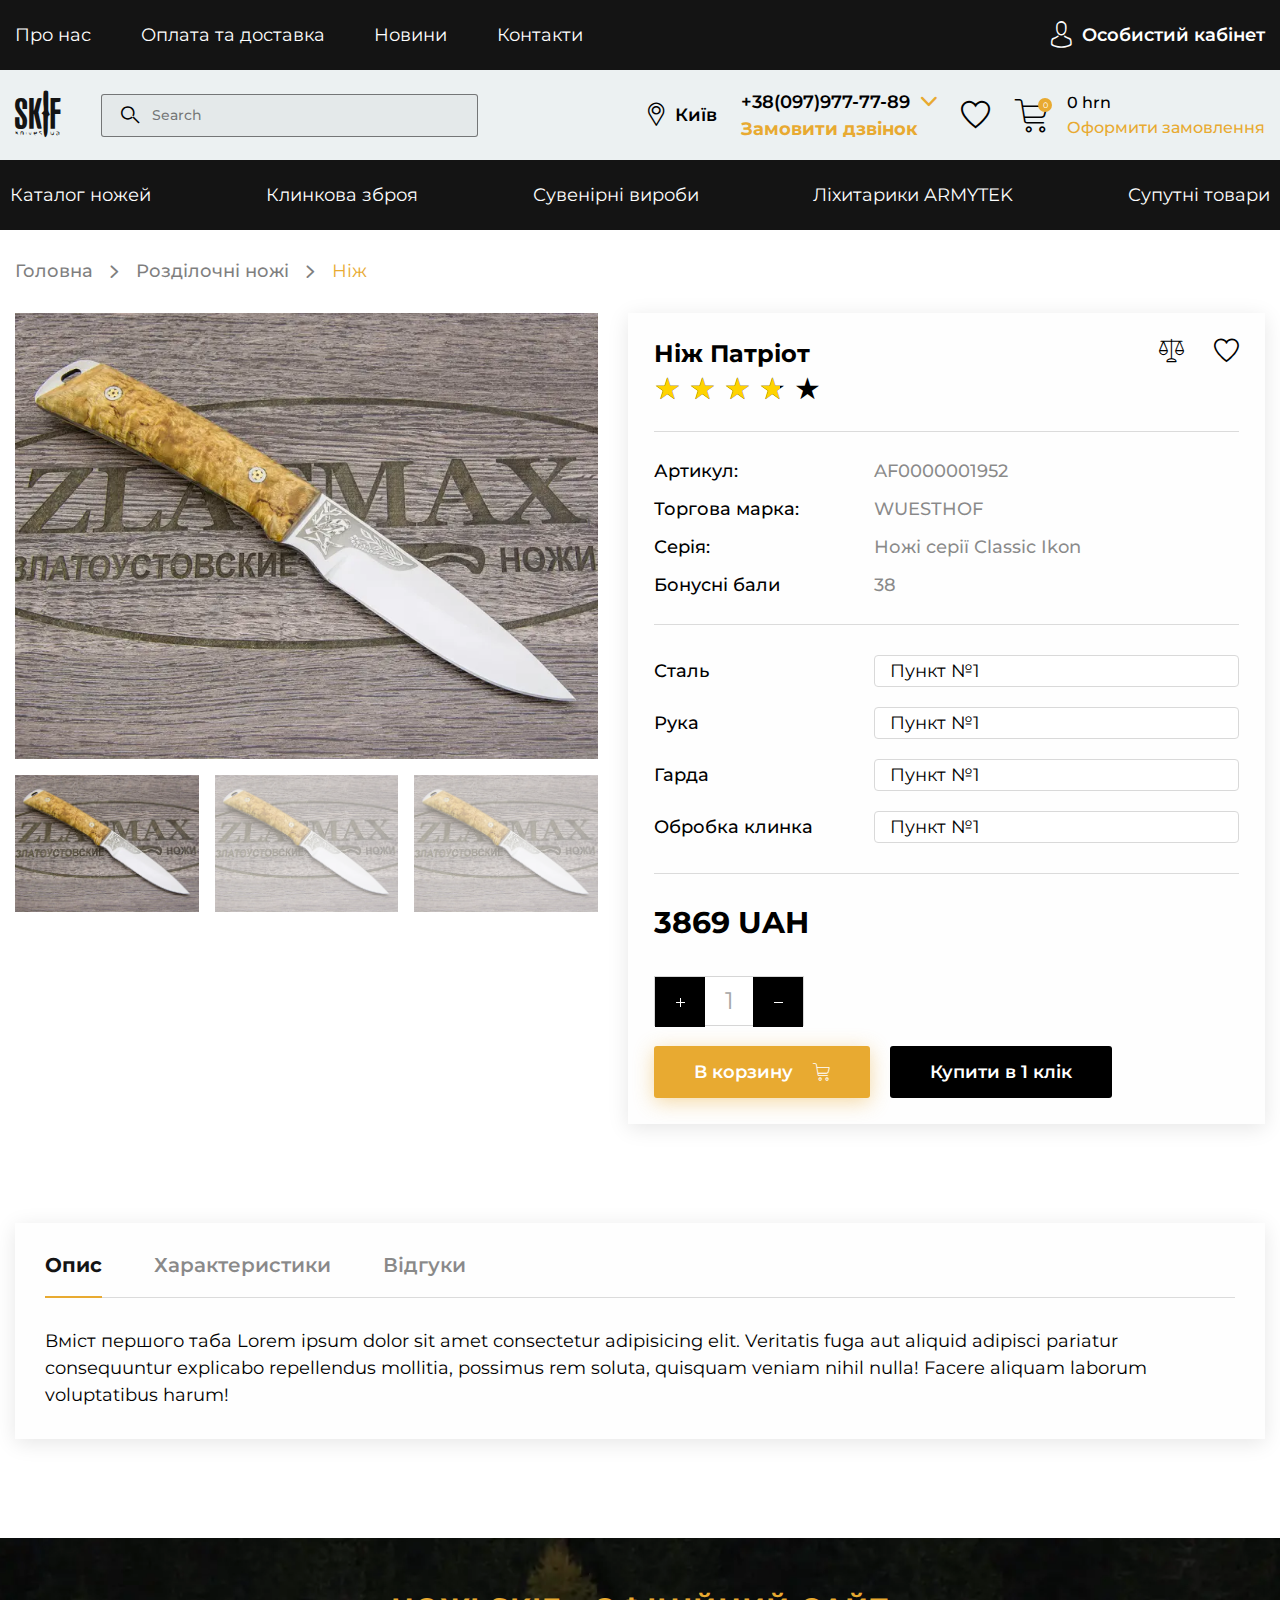
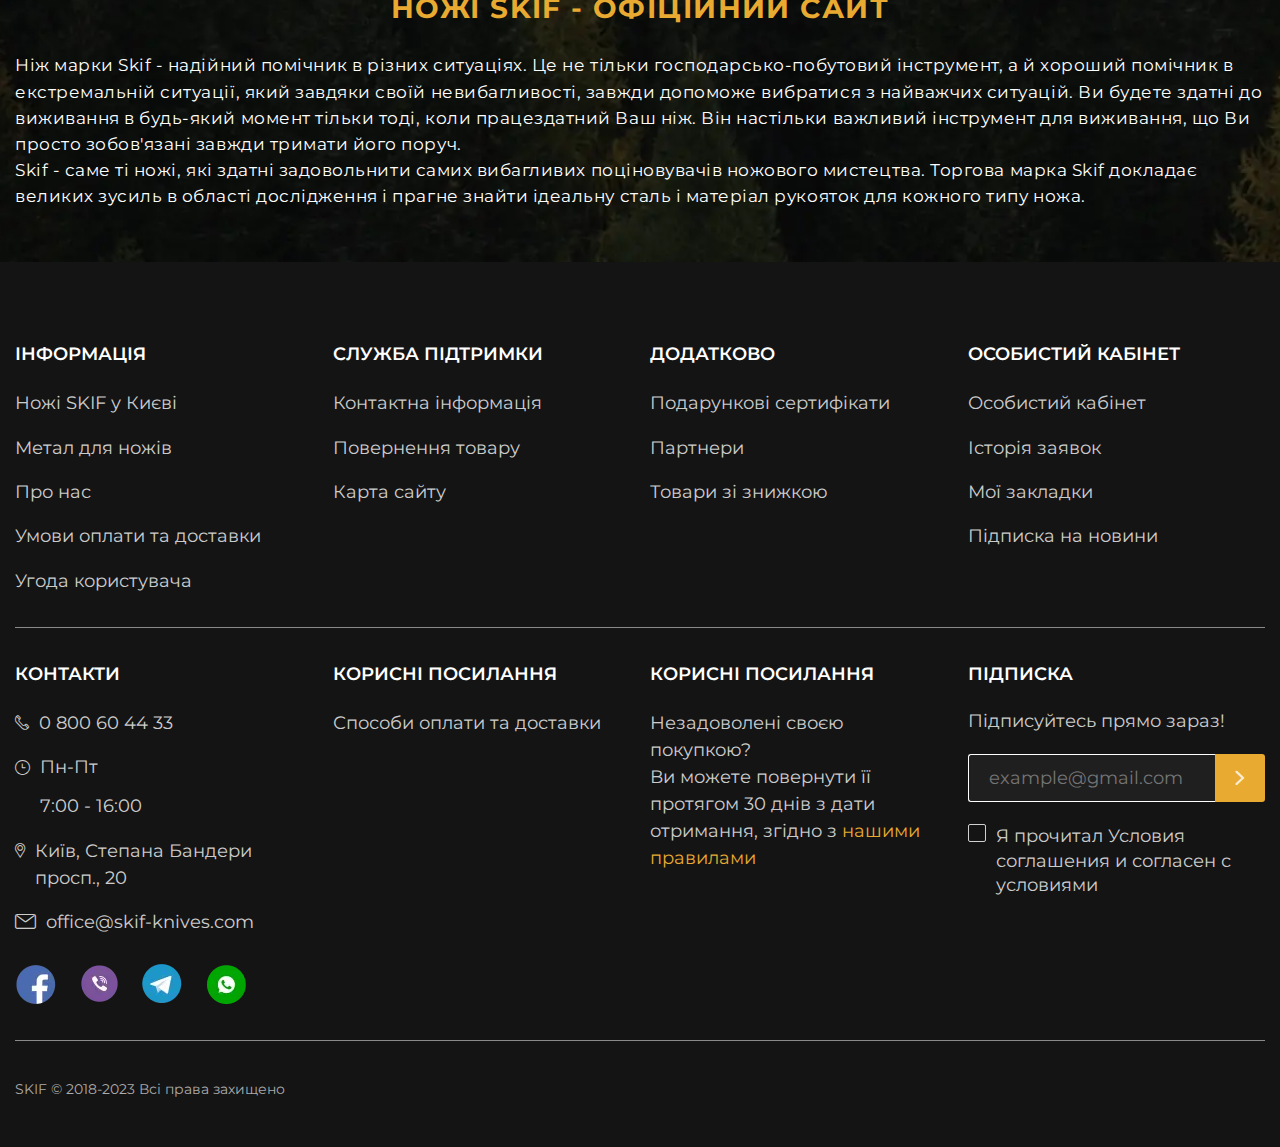
<file: product.html>
<!DOCTYPE html>
<html lang="uk">

<head>
	<title>Product card</title>
	<meta charset="UTF-8">
	<meta name="format-detection" content="telephone=no">
	<!-- <style>body{opacity: 0;}</style> -->
	<link rel="stylesheet" href="css/style.min.css?_v=20230714133024">
	<link rel="shortcut icon" href="favicon.ico">
	<!-- <meta name="robots" content="noindex, nofollow"> -->
	<meta name="viewport" content="width=device-width, initial-scale=1.0">
</head>

<body>
	<div class="wrapper">
		<header class="header">
			<div class="header__top top-header">
				<div class="top-header__container">
					<nav class="top-header__menu menu-top-header">
						<ul data-da=".menu__body, 991.98" class="menu-top-header__list">
							<li class="menu-top-header__item menu-top-header__item_catalog"><a href="#" class="menu-top-header__link menu-top-header__link_catalog _icon-arrow">Каталог товару</a></li>
							<li class="menu-top-header__item"><a href="#" class="menu-top-header__link">Про нас</a></li>
							<li class="menu-top-header__item"><a href="#" class="menu-top-header__link">Оплата та доставка</a></li>
							<li class="menu-top-header__item"><a href="#" class="menu-top-header__link">Новини</a></li>
							<li class="menu-top-header__item"><a href="#" class="menu-top-header__link">Контакти</a></li>
						</ul>
					</nav>
					<a href="#" class="menu__login _icon-user"><span>Особистий кабінет</span></a>
					<nav hidden class="menu">
						<button type="button" class="menu__icon icon-menu"><span></span></button>
						<div class="menu__body"></div>
					</nav>
				</div>
			</div>
			<div class="header__body body-header">
				<div class="body-header__container">
					<a href="#" class="body-header__logo"></a>
					<div data-da=".catalog-header__container, 479.98" class="body-header__search">
						<form action="#" class="search-header">
							<button type="submit" class="search-header__button _icon-search"></button>
							<input autocomplete="off" type="text" name="form[]" data-error="Помилка" placeholder="Search" class="search-header__input">
						</form>
					</div>
					<div class="body-header__actions actions-header">
						<a href="#" class="actions-header__location _icon-location"><span>Київ</span></a>
						<div data-da=".top-header__container,991.98,first" class="actions-header__phone phone-header">
							<div data-spollers class="phone-header__items">
								<div class="phone-header__item">
									<a href="tel:380979777789" class="phone-header__phone"><span>+38(097)977-77-89</span></a>
									<button type="button" data-spoller class="phone-header__arrow _icon-arrow"></button>
									<ul class="phone-header__list">
										<li><a href="tel:380979777790" class="phone-header__link">+38(097)977-77-90</a></li>
										<li><a href="tel:380979777791" class="phone-header__link">+38(097)977-77-91</a></li>
										<li><a href="tel:380979777792" class="phone-header__link">+38(097)977-77-92</a></li>
									</ul>
								</div>
							</div>
							<button type="button" data-popup="#callback" class="phone-header__callback">Замовити дзвінок</button>
						</div>
						<a data-da=".top-header__container,991.98,2" href="#" class="actions-header__favorite _icon-heart"></a>
						<a data-da=".top-header__container,991.98,3" href="#" class="actions-header__cart cart-header">
							<div href="#" class="cart-header__icon _icon-basket"><span>0</span></div>
							<div class="cart-header__body">
								<div class="cart-header__sume">0 hrn</div>
								<div href="#" class="cart-header__link">Оформити замовлення</div>
							</div>
						</a>
					</div>
				</div>
			</div>
			<div class="header__catalog catalog-header">
				<div class="catalog-header__container">
					<nav class="catalog-header__menu menu-catalog">
						<button type="button" class="menu-catalog__back _icon-back">Назад</button>
						<ul class="menu-catalog__list">
							<li class="menu-catalog__item"><button data-parent="1" class="menu-catalog__link">Каталог ножей</button></li>
							<li class="menu-catalog__item"><button data-parent="2" class="menu-catalog__link">Клинкова зброя</button></li>
							<li class="menu-catalog__item"><a href="#" class="menu-catalog__link">Сувенірні вироби</a></li>
							<li class="menu-catalog__item"><a href="#" class="menu-catalog__link">Ліхитарики ARMYTEK</a></li>
							<li class="menu-catalog__item"><a href="#" class="menu-catalog__link">Супутні товари</a></li>
						</ul>
						<div class="menu-catalog__sub-menu sub-menu-catalog">
							<button type="button" class="sub-menu-catalog__back _icon-back">Назад</button>
							<div class="sub-menu-catalog__container">
								<div hidden data-submenu="1" class="sub-menu-catalog__block ">
									<div class="sub-menu-catalog__category">
										<a href="#" class="sub-menu-catalog__link-category">Категорія ножів</a>
									</div>
									<div class="sub-menu-catalog__category">
										<a href="#" class="sub-menu-catalog__link-category">Виробництво ножів</a>
									</div>
									<div class="sub-menu-catalog__category">
										<a href="#" class="sub-menu-catalog__link-category">Ножі за маркою сталі</a>
									</div>
									<div class="sub-menu-catalog__category">
										<a href="#" class="sub-menu-catalog__link-category">Заточування та полірування ножів</a>
									</div>
									<div class="sub-menu-catalog__category">
										<a href="#" class="sub-menu-catalog__link-category">Ножева майстерня</a>
									</div>
									<ul class="sub-menu-catalog__list">
										<li class="sub-menu-catalog__item"><a href="#" class="sub-menu-catalog__link">Обробні ножі</a></li>
										<li class="sub-menu-catalog__item"><a href="#" class="sub-menu-catalog__link">Туристичні ножі</a></li>
										<li class="sub-menu-catalog__item"><a href="#" class="sub-menu-catalog__link">Полювальні ножі</a></li>
										<li class="sub-menu-catalog__item"><a href="#" class="sub-menu-catalog__link">Булатні ножі</a></li>
										<li class="sub-menu-catalog__item"><a href="#" class="sub-menu-catalog__link">Ножі з дамаска</a></li>
										<li class="sub-menu-catalog__item"><a href="#" class="sub-menu-catalog__link">Тактичного призначення</a></li>
										<li class="sub-menu-catalog__item"><a href="#" class="sub-menu-catalog__link">Метальнв ножі</a></li>
										<li class="sub-menu-catalog__item"><a href="#" class="sub-menu-catalog__link">Мачете та кукри</a></li>
										<li class="sub-menu-catalog__item"><a href="#" class="sub-menu-catalog__link">Кухонні ножі</a></li>
									</ul>
									<ul class="sub-menu-catalog__list">
										<li class="sub-menu-catalog__item"><a href="#" class="sub-menu-catalog__link">Ножі АІР</a></li>
										<li class="sub-menu-catalog__item"><a href="#" class="sub-menu-catalog__link">Ножі ВОЗ</a></li>
										<li class="sub-menu-catalog__item"><a href="#" class="sub-menu-catalog__link">Ножі УКРЗброя</a></li>
										<li class="sub-menu-catalog__item"><a href="#" class="sub-menu-catalog__link">Ножі Зброяр</a></li>
										<li class="sub-menu-catalog__item"><a href="#" class="sub-menu-catalog__link">Ножі Іріс</a></li>
										<li class="sub-menu-catalog__item"><a href="#" class="sub-menu-catalog__link">Ножі АІР</a></li>
										<li class="sub-menu-catalog__item"><a href="#" class="sub-menu-catalog__link">Ножі ВОЗ</a></li>
										<li class="sub-menu-catalog__item"><a href="#" class="sub-menu-catalog__link">Ножі УКРЗброя</a></li>
										<li class="sub-menu-catalog__item"><a href="#" class="sub-menu-catalog__link">Ножі Зброяр</a></li>
										<li class="sub-menu-catalog__item"><a href="#" class="sub-menu-catalog__link">Ножі Іріс</a></li>
									</ul>
									<ul class="sub-menu-catalog__list">
										<li class="sub-menu-catalog__item"><a href="#" class="sub-menu-catalog__link">Ножі зі сталі 40х102С2М</a></li>
										<li class="sub-menu-catalog__item"><a href="#" class="sub-menu-catalog__link">Ножі зі сталі 95х18</a></li>
										<li class="sub-menu-catalog__item"><a href="#" class="sub-menu-catalog__link">Ножі зі сталі 100х13м</a></li>
										<li class="sub-menu-catalog__item"><a href="#" class="sub-menu-catalog__link">Ножі зі сталі 110х18м-ШД</a></li>
										<li class="sub-menu-catalog__item"><a href="#" class="sub-menu-catalog__link">Ножі зі сталі 40х102С2М</a></li>
										<li class="sub-menu-catalog__item"><a href="#" class="sub-menu-catalog__link">Ножі зі сталі 95х18</a></li>
										<li class="sub-menu-catalog__item"><a href="#" class="sub-menu-catalog__link">Ножі зі сталі 100х13м</a></li>
										<li class="sub-menu-catalog__item"><a href="#" class="sub-menu-catalog__link">Ножі зі сталі 110х18м-ШД</a></li>
										<li class="sub-menu-catalog__item"><a href="#" class="sub-menu-catalog__link">Ножі зі сталі 40х102С2М</a></li>
										<li class="sub-menu-catalog__item"><a href="#" class="sub-menu-catalog__link">Ножі зі сталі 95х18</a></li>
									</ul>
									<ul class="sub-menu-catalog__list">
										<li class="sub-menu-catalog__item"><a href="#" class="sub-menu-catalog__link">Паста ГОІ</a></li>
										<li class="sub-menu-catalog__item"><a href="#" class="sub-menu-catalog__link">Алмазан паста</a></li>
										<li class="sub-menu-catalog__item"><a href="#" class="sub-menu-catalog__link">Браски та камені для заточки</a></li>
										<li class="sub-menu-catalog__item"><a href="#" class="sub-menu-catalog__link">Системи для заточування</a></li>
									</ul>
									<ul class="sub-menu-catalog__list">
										<li class="sub-menu-catalog__item"><a href="#" class="sub-menu-catalog__link">Ножеві клинки</a></li>
										<li class="sub-menu-catalog__item"><a href="#" class="sub-menu-catalog__link">Заготовки для ножів</a></li>
										<li class="sub-menu-catalog__item"><a href="#" class="sub-menu-catalog__link">Лиття для ножів</a></li>
										<li class="sub-menu-catalog__item"><a href="#" class="sub-menu-catalog__link">Матервал для рукоятки</a></li>
										<li class="sub-menu-catalog__item"><a href="#" class="sub-menu-catalog__link">Догляд за рукоятками</a></li>
									</ul>
									<div class="sub-menu-catalog__footer"><a href="#" class="sub-menu-catalog__all">Дивитись усі</a></div>
									<div class="sub-menu-catalog__footer"><a href="#" class="sub-menu-catalog__all">Дивитись усі</a></div>
									<div class="sub-menu-catalog__footer"><a href="#" class="sub-menu-catalog__all">Дивитись усі</a></div>
									<div class="sub-menu-catalog__footer"><a href="#" class="sub-menu-catalog__all">Дивитись усі</a></div>
									<div class="sub-menu-catalog__footer"><a href="#" class="sub-menu-catalog__all">Дивитись усі</a></div>
								</div>
								<div hidden data-submenu="2" class="sub-menu-catalog__block ">
									<div class="sub-menu-catalog__category">
										<a href="#" class="sub-menu-catalog__link-category">Категорія ножів</a>
									</div>
									<div class="sub-menu-catalog__category">
										<a href="#" class="sub-menu-catalog__link-category">Виробництво ножів</a>
									</div>
									<ul class="sub-menu-catalog__list">
										<li class="sub-menu-catalog__item"><a href="#" class="sub-menu-catalog__link">Обробні ножі</a></li>
										<li class="sub-menu-catalog__item"><a href="#" class="sub-menu-catalog__link">Туристичні ножі</a></li>
										<li class="sub-menu-catalog__item"><a href="#" class="sub-menu-catalog__link">Полювальні ножі</a></li>
									</ul>
									<ul class="sub-menu-catalog__list">
										<li class="sub-menu-catalog__item"><a href="#" class="sub-menu-catalog__link">Ножі зі сталі 40х102С2М</a></li>
										<li class="sub-menu-catalog__item"><a href="#" class="sub-menu-catalog__link">Ножі зі сталі 95х18</a></li>
										<li class="sub-menu-catalog__item"><a href="#" class="sub-menu-catalog__link">Ножі зі сталі 100х13м</a></li>
										<li class="sub-menu-catalog__item"><a href="#" class="sub-menu-catalog__link">Ножі зі сталі 110х18м-ШД</a></li>
										<li class="sub-menu-catalog__item"><a href="#" class="sub-menu-catalog__link">Ножі зі сталі 40х102С2М</a></li>
									</ul>
									<div class="sub-menu-catalog__footer"><a href="#" class="sub-menu-catalog__all">Дивитись усі</a></div>
									<div class="sub-menu-catalog__footer"><a href="#" class="sub-menu-catalog__all">Дивитись усі</a></div>
								</div>
							</div>
						</div>
					</nav>
				</div>
			</div>
		</header>
		<main class="page page__inner">
			<div class="page__header">
				<div class="page__container">
					<nav class="page__breadcrumbs breadcrumbs">
						<ul class="breadcrumbs__list">
							<li class="breadcrumbs__item">
								<a href="#" class="breadcrumbs__link">Головна</a>
							</li>
							<li class="breadcrumbs__item">
								<a href="#" class="breadcrumbs__link">Розділочні ножі</a>
							</li>
							<li class="breadcrumbs__item">
								<span class="breadcrumbs__current">Ніж</span>
							</li>
						</ul>
					</nav>
				</div>
			</div>
			<div class="product">
				<div class="product__container">
					<div class="product__main main-product">
						<div class="main-product__images images-product">
							<div class="images-product__slider ">
								<div class="images-product__swiper ">
									<div class="images-product__slide-ibg ">
										<picture><source srcset="img/product/knif.webp" type="image/webp"><img src="img/product/knif.png" alt="image"></picture>
									</div>
									<div class="images-product__slide-ibg ">
										<picture><source srcset="img/product/knif.webp" type="image/webp"><img src="img/product/knif.png" alt="image"></picture>
									</div>
									<div class="images-product__slide-ibg ">
										<picture><source srcset="img/product/knif.webp" type="image/webp"><img src="img/product/knif.png" alt="image"></picture>
									</div>
									<div class="images-product__slide-ibg ">
										<picture><source srcset="img/product/knif.webp" type="image/webp"><img src="img/product/knif.png" alt="image"></picture>
									</div>
									<div class="images-product__slide-ibg ">
										<picture><source srcset="img/product/knif.webp" type="image/webp"><img src="img/product/knif.png" alt="image"></picture>
									</div>
								</div>
							</div>
							<div class="images-product__thumbs thumbs-images">
								<div class="thumbs-images__swiper">
									<div class="thumbs-images__slide-ibg ">
										<picture><source srcset="img/product/knif.webp" type="image/webp"><img src="img/product/knif.png" alt="image"></picture>
									</div>
									<div class="thumbs-images__slide-ibg ">
										<picture><source srcset="img/product/knif.webp" type="image/webp"><img src="img/product/knif.png" alt="image"></picture>
									</div>
									<div class="thumbs-images__slide-ibg ">
										<picture><source srcset="img/product/knif.webp" type="image/webp"><img src="img/product/knif.png" alt="image"></picture>
									</div>
									<div class="thumbs-images__slide-ibg ">
										<picture><source srcset="img/product/knif.webp" type="image/webp"><img src="img/product/knif.png" alt="image"></picture>
									</div>
									<div class="thumbs-images__slide-ibg ">
										<picture><source srcset="img/product/knif.webp" type="image/webp"><img src="img/product/knif.png" alt="image"></picture>
									</div>
								</div>
							</div>
						</div>
						<div class="main-product__body body-product">
							<div class="body-product__header header-product">
								<div class="header-product__line">
									<h1 class="header-product__title">Ніж Патріот </h1>
									<a href="#" class="header-product__link _icon-compare"></a>
									<a href="#" class="header-product__link _icon-heart"></a>
								</div>
								<div class="header-product__rating rating">
									<div class="rating__body">
										<div class="rating__active"></div>
										<div class="rating__items">
											<input type="radio" class="rating__item" value="1" name="rating">
											<input type="radio" class="rating__item" value="2" name="rating">
											<input type="radio" class="rating__item" value="3" name="rating">
											<input type="radio" class="rating__item" value="4" name="rating">
											<input type="radio" class="rating__item" value="5" name="rating">
										</div>
									</div>
									<div class="rating__value">3.6</div>
								</div>
							</div>
							<div class="body-product__table table-product">
								<div class="table-product__lable">Артикул:</div>
								<div class="table-product__value">AF0000001952</div>
								<div class="table-product__lable">Торгова марка:</div>
								<div class="table-product__value">WUESTHOF</div>
								<div class="table-product__lable">Серія:</div>
								<div class="table-product__value">Ножі серії Classic Ikon</div>
								<div class="table-product__lable">Бонусні бали</div>
								<div class="table-product__value">38</div>
							</div>
							<div class="body-product__options options-product">
								<div class="options-product__lable">Сталь</div>
								<div class="options-product__value">
									<select name="form[]" data-class-modif="form">
										<option value="1" selected>Пункт №1</option>
										<option value="2">Пункт №2</option>
										<option value="3">Пункт №3</option>
										<option value="4">Пункт №4</option>
									</select>
								</div>
								<div class="options-product__lable">Рука</div>
								<div class="options-product__value">
									<select name="form[]" data-class-modif="form">
										<option value="1" selected>Пункт №1</option>
										<option value="2">Пункт №2</option>
										<option value="3">Пункт №3</option>
										<option value="4">Пункт №4</option>
									</select>
								</div>
								<div class="options-product__lable">Гарда</div>
								<div class="options-product__value">
									<select name="form[]" data-class-modif="form">
										<option value="1" selected>Пункт №1</option>
										<option value="2">Пункт №2</option>
										<option value="3">Пункт №3</option>
										<option value="4">Пункт №4</option>
									</select>
								</div>
								<div class="options-product__lable">Обробка клинка</div>
								<div class="options-product__value">
									<select name="form[]" data-class-modif="form">
										<option value="1" selected>Пункт №1</option>
										<option value="2">Пункт №2</option>
										<option value="3">Пункт №3</option>
										<option value="4">Пункт №4</option>
									</select>
								</div>
							</div>
							<div class="body-product__actions actions-product">
								<div class="actions-product__price">3869 UAH</div>
								<div class="actions-product__row">
									<div data-quantity class="actions-product__quantity quantity">
										<button data-quantity-plus type="button" class="quantity__button quantity__button_plus"></button>
										<div class="quantity__input">
											<input data-quantity-value autocomplete="off" type="text" name="form[]" value="1">
										</div>
										<button data-quantity-minus type="button" class="quantity__button quantity__button_minus"></button>
									</div>
									<div class="actions-product__buttons">
										<a href="#" class="actions-product__cart button"> <span class="_icon-basket"> В корзину</span></a>
										<a href="#" class="actions-product__button button button_black">Купити в 1 клік</a>
									</div>
								</div>
							</div>
						</div>
					</div>
					<div data-tabs="992" class="product__info product-info ">
						<nav data-tabs-titles class="product-info__navigation">
							<button type="button" class="product-info__title _tab-active">Опис</button>
							<button type="button" class="product-info__title">Характеристики</button>
							<button type="button" class="product-info__title">Відгуки</button>
						</nav>
						<div data-tabs-body class="product-info__content">
							<div class="product-info__body">
								Вміст першого таба
								Lorem ipsum dolor sit amet consectetur adipisicing elit. Veritatis fuga aut aliquid adipisci pariatur consequuntur explicabo repellendus mollitia, possimus rem soluta, quisquam veniam nihil nulla! Facere aliquam laborum voluptatibus harum!
							</div>
							<div class="product-info__body">
								Вміст другого таба
								Lorem ipsum dolor sit amet consectetur adipisicing elit. Veritatis fuga aut aliquid adipisci pariatur consequuntur explicabo repellendus mollitia, possimus rem soluta, quisquam veniam nihil nulla! Facere aliquam laborum voluptatibus harum!
								Lorem ipsum dolor sit amet consectetur adipisicing elit. Veritatis fuga aut aliquid adipisci pariatur consequuntur explicabo repellendus mollitia, possimus rem soluta, quisquam veniam nihil nulla! Facere aliquam laborum voluptatibus harum!
							</div>
							<div class="product-info__body">
								Вміст третього таба
								Lorem ipsum dolor sit amet consectetur adipisicing elit. Veritatis fuga aut aliquid adipisci pariatur consequuntur explicabo repellendus mollitia, possimus rem soluta, quisquam veniam nihil nulla! Facere aliquam laborum voluptatibus harum!
								Lorem ipsum dolor sit amet consectetur adipisicing elit. Veritatis fuga aut aliquid adipisci pariatur consequuntur explicabo repellendus mollitia, possimus rem soluta, quisquam veniam nihil nulla! Facere aliquam laborum voluptatibus harum!
								Lorem ipsum dolor sit amet consectetur adipisicing elit. Veritatis fuga aut aliquid adipisci pariatur consequuntur explicabo repellendus mollitia, possimus rem soluta, quisquam veniam nihil nulla! Facere aliquam laborum voluptatibus harum!
							</div>
						</div>
					</div>
				</div>
			</div>
		</main>
		<footer class="footer">
			<section class="footer__text text-footer">
				<div class="text-footer__container">
					<h2 class="text-footer__title">НОЖІ SKIF - ОФІЦІЙНИЙ САЙТ</h2>
					<div class="text-footer__text">
						<p>Ніж марки Skif - надійний помічник в різних ситуаціях. Це не тільки господарсько-побутовий інструмент, а й хороший помічник в екстремальній ситуації, який завдяки своїй невибагливості, завжди допоможе вибратися з найважчих ситуацій. Ви будете здатні до виживання в будь-який момент тільки тоді, коли працездатний Ваш ніж. Він настільки важливий інструмент для виживання, що Ви просто зобов'язані завжди тримати його поруч.
						</p>
						<p>Skif - саме ті ножі, які здатні задовольнити самих вибагливих поціновувачів ножового мистецтва. Торгова марка Skif докладає великих зусиль в області дослідження і прагне знайти ідеальну сталь і матеріал рукояток для кожного типу ножа.
						</p>
					</div>
				</div>
			</section>
			<div class="body-footer__container">
				<div class="footer__body body-footer">
					<div class="body-footer__row">
						<div class="body-footer__item item-footer">
							<div data-spollers="767.98" class="item-footer__spollers spollers-item-footer">
								<div class="spollers-item-footer__item">
									<button type="button" data-spoller class="spollers-item-footer__title">Інформація</button>
									<div class="spollers-item-footer__body">
										<nav class="menu-footer">
											<ul class="menu-footer__list">
												<li class="menu-footer__item"><a href="#" class="menu-footer__link"><span>Ножі SKIF у Києві</span> </a></li>
												<li class="menu-footer__item"><a href="#" class="menu-footer__link"><span>Метал для ножів</span></a></li>
												<li class="menu-footer__item"><a href="#" class="menu-footer__link"><span>Про нас</span></a></li>
												<li class="menu-footer__item"><a href="#" class="menu-footer__link"><span>Умови оплати та доставки</span></a></li>
												<li class="menu-footer__item"><a href="#" class="menu-footer__link"><span>Угода користувача</span></a></li>
											</ul>
										</nav>
									</div>
								</div>
								<div class="spollers-item-footer__item">
									<button type="button" data-spoller class="spollers-item-footer__title">Служба підтримки</button>
									<div class="spollers-item-footer__body">
										<nav class="menu-footer">
											<ul class="menu-footer__list">
												<li class="menu-footer__item"><a href="#" class="menu-footer__link"><span>Контактна інформація</span></a></li>
												<li class="menu-footer__item"><a href="#" class="menu-footer__link"><span>Повернення товару</span></a></li>
												<li class="menu-footer__item"><a href="#" class="menu-footer__link"><span>Карта сайту</span></a></li>
											</ul>
										</nav>
									</div>
								</div>
								<div class="spollers-item-footer__item">
									<button type="button" data-spoller class="spollers-item-footer__title">Додатково</button>
									<div class="spollers-item-footer__body">
										<nav class="menu-footer">
											<ul class="menu-footer__list">
												<li class="menu-footer__item"><a href="#" class="menu-footer__link"><span>Подарункові сертифікати</span></a></li>
												<li class="menu-footer__item"><a href="#" class="menu-footer__link"><span>Партнери</span></a></li>
												<li class="menu-footer__item"><a href="#" class="menu-footer__link"><span>Товари зі знижкою</span></a></li>
											</ul>
										</nav>
									</div>
								</div>
								<div class="spollers-item-footer__item">
									<button type="button" data-spoller class="spollers-item-footer__title">Особистий кабінет</button>
									<div class="spollers-item-footer__body">
										<nav class="menu-footer">
											<ul class="menu-footer__list">
												<li class="menu-footer__item"><a href="#" class="menu-footer__link"><span>Особистий кабінет</span></a></li>
												<li class="menu-footer__item"><a href="#" class="menu-footer__link"><span>Історія заявок</span></a></li>
												<li class="menu-footer__item"><a href="#" class="menu-footer__link"><span>Мої закладки</span></a></li>
												<li class="menu-footer__item"><a href="#" class="menu-footer__link"><span>Підписка на новини</span></a></li>
											</ul>
										</nav>
									</div>
								</div>
							</div>
						</div>
					</div>
					<div class="body-footer__row">
						<div class="body-footer__item item-footer">
							<div data-spollers="767.98" class="item-footer__spollers spollers-item-footer">
								<div class="spollers-item-footer__item">
									<button type="button" data-spoller class="spollers-item-footer__title">Контакти</button>
									<div class="spollers-item-footer__body">
										<nav class="menu-footer">
											<ul class="menu-footer__list">
												<li class="menu-footer__item"><a href="tel:0800604433" class="menu-footer__link _icon-phone"><span> 0 800 60 44 33</span></a></li>
												<li class="menu-footer__item _icon-clock">
													<div>
														<p>Пн-Пт</p>
														<p>7:00 - 16:00</p>
													</div>
												</li>
												<li class="menu-footer__item"><a href="#" class="menu-footer__link _icon-location"><span>Київ, Степана Бандери просп., 20</span> </a></li>
												<li class="menu-footer__item"><a href="@mailto:office@skif-knives.com" class="menu-footer__link _icon-email"><span>office@skif-knives.com</span></a></li>
											</ul>
										</nav>
										<ul class="social-footer">
											<li class="social-footer_item"><a href="#" class="social-footer__link"><picture><source srcset="img/iconfont/facebook.webp" type="image/webp"><img src="img/iconfont/facebook.png" alt="facebook"></picture></a></li>
											<li class="social-footer_item"><a href="#" class="social-footer__link"><picture><source srcset="img/iconfont/viber.webp" type="image/webp"><img src="img/iconfont/viber.png" alt="viber"></picture></a></li>
											<li class="social-footer_item"><a href="#" class="social-footer__link"><picture><source srcset="img/iconfont/telegram.webp" type="image/webp"><img src="img/iconfont/telegram.png" alt="telegram"></picture></a></li>
											<li class="social-footer_item"><a href="#" class="social-footer__link"><picture><source srcset="img/iconfont/whatsapp.webp" type="image/webp"><img src="img/iconfont/whatsapp.png" alt="whatsapp"></picture></a></li>
										</ul>
									</div>
								</div>
								<div class="spollers-item-footer__item">
									<button type="button" data-spoller class="spollers-item-footer__title"><span>Корисні посилання</span></button>
									<div class="spollers-item-footer__body">
										<nav class="menu-footer">
											<ul class="menu-footer__list">
												<li class="menu-footer__item"><a href="#" class="menu-footer__link"><span>Способи оплати та доставки</span></a></li>
											</ul>
										</nav>
									</div>
								</div>
								<div class="spollers-item-footer__item">
									<button type="button" data-spoller class="spollers-item-footer__title">Корисні посилання</button>
									<div class="spollers-item-footer__body">
										<div class="spollers-item-footer__text">Незадоволені своєю покупкою? <br>
											Ви можете повернути її протягом
											30 днів з дати отримання,
											згідно з <a href="#" class="spollers-item-footer__link">нашими правилами</a></div>
									</div>
								</div>
								<div class="spollers-item-footer__item">
									<button type="button" data-spoller class="spollers-item-footer__title">Підписка</button>
									<form action="#" class="spollers-item-footer__body footer-subscribe">
										<label for="subscribe-input" class="footer-subscribe__label">Підписуйтесь прямо зараз!</label>
										<div class="footer-subscribe__line">
											<input id="subscribe-input" autocomplete="off" type="text" name="form[]" data-error="Помилка" data-required="email" placeholder="example@gmail.com" class="footer-subscribe__input">
											<button type="submit" class="footer-subscribe__button _icon-arrow"></button>
										</div>
										<div class="spollers-item-footer__checkbox checkbox">
											<input id="c_1" data-error="Помилка" class="checkbox__input" type="checkbox" value="1" name="form[]">
											<label for="c_1" class="checkbox__label"><span class="checkbox__text">Я прочитал Условия соглашения и
													согласен с условиями </span>
											</label>
										</div>
									</form>

								</div>
							</div>
						</div>
					</div>
					<div class="body-footer__bottom">
						<div class="body-footer__copy">
							SKIF © 2018-2023 Всі права захищено
						</div>
					</div>
				</div>
			</div>
		</footer>
	</div>
	<div id="callback" aria-hidden="true" class="popup">
		<div class="popup__wrapper">
			<div class="popup__content">
				<button data-close type="button" class="popup__close">Закрити</button>
				<div class="popup__text">
					Тут будет форма
				</div>
			</div>
		</div>
	</div>
	<script src="js/app.min.js?_v=20230714133024"></script>
</body>

</html>
</file>
<file: css/style.min.css>
@charset "UTF-8";@import url(https://fonts.googleapis.com/css?family=Montserrat:500,600,700&display=swap);@font-face{font-family:icons;font-display:swap;src:url(../fonts/icons.woff2) format("woff2"),url(../fonts/icons.woff) format("woff");font-weight:400;font-style:normal}._spoller-init .spollers-item-footer__title::after,.body-header__logo,.breadcrumbs__link::after,.menu-catalog__link[data-parent]::before,.phone-header__phone::before,.products-slider__more::after,.select_control .select__value::after,[class*=_icon-]:before{font-family:icons;font-style:normal;font-weight:400;font-variant:normal;text-transform:none;line-height:1;-webkit-font-smoothing:antialiased;-moz-osx-font-smoothing:grayscale}[class*=_icon-]:before{display:block}._icon-arrow:before,.menu-catalog__link[data-parent]:before{content:"\e900"}._icon-basket:before{content:"\e901"}._icon-clock:before{content:"\e902"}._icon-compare:before{content:"\e903"}._icon-email:before{content:"\e904"}._icon-heart:before{content:"\e905"}._icon-location:before{content:"\e906"}._icon-logo:before,.body-header__logo:before{content:"\e907"}._icon-phone:before,.phone-header__phone:before{content:"\e908"}._icon-search:before{content:"\e909"}._icon-spoller-arrow:before{content:"\e90a"}._icon-user:before{content:"\e90b"}._icon-back:before{content:"ຖ"}*{padding:0;margin:0;border:0}*,:after,:before{-webkit-box-sizing:border-box;box-sizing:border-box}body,html{height:100%;min-width:320px}body{color:#000;line-height:1;font-family:Montserrat;font-size:1.125rem;-ms-text-size-adjust:100%;-moz-text-size-adjust:100%;-webkit-text-size-adjust:100%;-webkit-font-smoothing:antialiased;-moz-osx-font-smoothing:grayscale}button,input,textarea{font-family:Montserrat;font-size:inherit}button{cursor:pointer;color:inherit;background-color:inherit}a{color:inherit;text-decoration:none}ul li{list-style:none}img{vertical-align:top}h1,h2,h3,h4,h5,h6{font-weight:inherit;font-size:inherit}.lock body{overflow:hidden;-ms-touch-action:none;touch-action:none;-ms-scroll-chaining:none;overscroll-behavior:none}.wrapper{min-height:100%;display:-webkit-box;display:-ms-flexbox;display:flex;-webkit-box-orient:vertical;-webkit-box-direction:normal;-ms-flex-direction:column;flex-direction:column;overflow:hidden}@supports (overflow:clip){.wrapper{overflow:clip}}.wrapper>main{-webkit-box-flex:1;-ms-flex:1 1 auto;flex:1 1 auto}.wrapper>*{min-width:0}[class*=__container]{max-width:101.25rem;margin:0 auto;padding:0 .9375rem}.button{display:inline-block;text-align:center;padding:.5rem 2.5rem;font-weight:600;font-size:1.125rem;line-height:2;background:#e8aa31;white-space:nowrap;-webkit-box-shadow:0 4px 20px rgba(232,170,49,.431372549);box-shadow:0 4px 20px rgba(232,170,49,.431372549);border-radius:3px;color:#fff;-webkit-transition:-webkit-box-shadow .3s ease 0s;transition:-webkit-box-shadow .3s ease 0s;-o-transition:box-shadow .3s ease 0s;transition:box-shadow .3s ease 0s;transition:box-shadow .3s ease 0s,-webkit-box-shadow .3s ease 0s}.button_border{background-color:#fff;border:2px solid #e8aa31;color:#e8aa31;-webkit-box-shadow:none;box-shadow:none}.button_black{background-color:#000;color:#fff;-webkit-box-shadow:none;box-shadow:none;padding:.5rem 2.5rem}.checkbox{position:relative}.checkbox:not(:last-child){margin-bottom:.3125em}.checkbox__input{position:absolute;width:0;height:0;opacity:0}.checkbox__input:checked+.checkbox__label:after{-webkit-transform:scale(1);-ms-transform:scale(1);transform:scale(1)}.checkbox__label{cursor:pointer;display:-webkit-inline-box;display:-ms-inline-flexbox;display:inline-flex;position:relative;gap:10px}.checkbox__label:before{content:"";-ms-flex-item-align:start;align-self:flex-start;-webkit-box-flex:0;-ms-flex:0 0 1.125rem;flex:0 0 1.125rem;width:1.125rem;height:1.125rem;border:1px solid rgba(255,255,255,.8);border-radius:2px}.checkbox__label::after{content:"";-webkit-transition:-webkit-transform .3s ease 0s;transition:-webkit-transform .3s ease 0s;-o-transition:transform .3s ease 0s;transition:transform .3s ease 0s;transition:transform .3s ease 0s,-webkit-transform .3s ease 0s;-webkit-transform:scale(0);-ms-transform:scale(0);transform:scale(0);position:absolute;width:.875rem;height:.875rem;top:.125rem;left:.125rem;border-radius:2px;background-color:#e8aa31}.checkbox__text{-ms-flex-item-align:center;-ms-grid-row-align:center;align-self:center}.checkbox__text small{color:#e8aa31}.select{position:relative}.select__body{position:relative}.select__title{color:inherit;text-align:left;border:1px solid #d9d9d9;background-color:#fff;cursor:pointer;width:100%;border-radius:4px}.select__value{display:-webkit-box;display:-ms-flexbox;display:flex;-webkit-box-align:center;-ms-flex-align:center;align-items:center;height:1.875rem;padding:0 .9375rem;gap:.625rem}.select__value>*{-webkit-box-flex:1;-ms-flex:1 1 auto;flex:1 1 auto}.select__value:after{content:"";-ms-flex-item-align:stretch;-ms-grid-row-align:stretch;align-self:stretch;-webkit-box-flex:0;-ms-flex:0 0 10px;flex:0 0 10px;-webkit-transition:all .3s ease 0s;-o-transition:all .3s ease 0s;transition:all .3s ease 0s;display:-webkit-box;display:-ms-flexbox;display:flex;-webkit-box-pack:center;-ms-flex-pack:center;justify-content:center;-webkit-box-align:center;-ms-flex-align:center;align-items:center}._select-open .select__value:after{-webkit-transform:rotate(-180deg);-ms-transform:rotate(-180deg);transform:rotate(-180deg)}.select__value._select-pseudo-label::before{content:attr(data-pseudo-label);opacity:.5}.select__text{-webkit-box-flex:1;-ms-flex:1 1 auto;flex:1 1 auto}.select__input{width:100%;background-color:transparent;height:100%}.select__options{color:#000;position:absolute;top:29px;border-radius:0 0 4px 4px;min-width:100%;left:0;background-color:#fff;border-top:0;border:1px solid #d9d9d9;border-top:0;padding:10px 0 5px 0}.select__scroll{overflow-y:auto;overflow-x:hidden;max-height:200px}.select__option{width:100%;text-align:left;cursor:pointer;padding:5px 15px;color:inherit}.select__option._select-selected{background-color:#eee}.select__row{display:-webkit-inline-box;display:-ms-inline-flexbox;display:inline-flex;-webkit-box-align:center;-ms-flex-align:center;align-items:center}.select._select-open{z-index:5}.select_control .select__title{border:1px solid rgba(4,4,4,.3);border-radius:3px}.select_control .select__value{min-width:23.375rem;color:#000;height:2.5rem}.select_control .select__value::after{content:"\e900";font-size:.5rem}.select_control .select__option{color:rgba(0,0,0,.5)}._select-tag{cursor:pointer}.rating{-webkit-box-pack:justify;-ms-flex-pack:justify;justify-content:space-between;display:-webkit-box;display:-ms-flexbox;display:flex;-webkit-box-align:end;-ms-flex-align:end;align-items:flex-end;font-size:1.875rem;line-height:.75;-webkit-transition:opacity .3s ease 0s;-o-transition:opacity .3s ease 0s;transition:opacity .3s ease 0s}.rating.rating_sending{opacity:.2}.rating.rating_set .rating__active,.rating.rating_set .rating__item{cursor:pointer}.rating__body{letter-spacing:.2666666667em;position:relative}.rating__body::before{content:"★★★★★";display:block}.rating__active{position:absolute;width:0%;height:100%;top:0;left:0;overflow:hidden}.rating__active::before{content:"★★★★★";position:absolute;width:100%;height:100%;top:0;left:0;color:#ffd300}.rating__items{display:-webkit-box;display:-ms-flexbox;display:flex;position:absolute;width:100%;height:100%;top:0;left:0}.rating__item{-webkit-box-flex:0;-ms-flex:0 0 20%;flex:0 0 20%;height:100%;opacity:0}.rating__value{font-size:50%;line-height:1;padding:0 0 0 10px;display:none}.rating__info{font-size:1rem;line-height:1.25;color:#ababab}.quantity{width:150px;height:50px;display:-webkit-box;display:-ms-flexbox;display:flex;border:1px solid rgba(166,166,166,.45)}.quantity__button{-webkit-box-flex:0;-ms-flex:0 0 50px;flex:0 0 50px;height:3.125rem;position:relative;background:#000;cursor:pointer}.quantity__button::after,.quantity__button::before{content:"";position:absolute;top:50%;left:50%;-webkit-transition:all .3s ease 0s;-o-transition:all .3s ease 0s;transition:all .3s ease 0s;margin:0 0 0 -4.5px;background-color:#fff;width:9px;height:1px}.quantity__button_plus::before{-webkit-transform:rotate(-90deg);-ms-transform:rotate(-90deg);transform:rotate(-90deg)}.quantity__input{-webkit-box-flex:1;-ms-flex:1 1 auto;flex:1 1 auto}.quantity__input input{height:100%;color:#a6a6a6;font-size:24px;width:100%;text-align:center}.noUi-target,.noUi-target *{-webkit-touch-callout:none;-webkit-tap-highlight-color:transparent;-webkit-user-select:none;-ms-touch-action:none;touch-action:none;-ms-user-select:none;-moz-user-select:none;user-select:none;-webkit-box-sizing:border-box;box-sizing:border-box}.noUi-target{position:relative}.noUi-base,.noUi-connects{width:100%;height:100%;position:relative;z-index:1}.noUi-connects{overflow:hidden;z-index:0}.noUi-connect,.noUi-origin{will-change:transform;position:absolute;z-index:1;top:0;right:0;height:100%;width:100%;-ms-transform-origin:0 0;-webkit-transform-origin:0 0;-webkit-transform-style:preserve-3d;transform-origin:0 0;-webkit-transform-style:flat;transform-style:flat}.noUi-txt-dir-rtl.noUi-horizontal .noUi-origin{left:0;right:auto}.noUi-vertical .noUi-origin{top:-100%;width:0}.noUi-horizontal .noUi-origin{height:0}.noUi-handle{-webkit-backface-visibility:hidden;backface-visibility:hidden;position:absolute}.noUi-touch-area{height:100%;width:100%}.noUi-state-tap .noUi-connect,.noUi-state-tap .noUi-origin{-webkit-transition:-webkit-transform .3s;transition:-webkit-transform .3s;-o-transition:transform .3s;transition:transform .3s;transition:transform .3s,-webkit-transform .3s}.noUi-state-drag *{cursor:inherit!important}.noUi-horizontal{height:.0625rem;background-color:#000}.noUi-horizontal .noUi-handle{width:1.125rem;height:1.125rem;right:-.5625rem;top:-.5625rem;border-radius:50%;border:.1875rem solid #e8aa31;background:#000;-webkit-box-shadow:0 4px 20px rgba(0,0,0,.15);box-shadow:0 4px 20px rgba(0,0,0,.15)}.noUi-vertical{width:18px}.noUi-vertical .noUi-handle{width:28px;height:34px;right:-6px;bottom:-17px}.noUi-txt-dir-rtl.noUi-horizontal .noUi-handle{left:-17px;right:auto}.noUi-target{background:#e8aa31}.noUi-connects{border-radius:3px}.noUi-connect{background:#000}.noUi-draggable{cursor:ew-resize}.noUi-vertical .noUi-draggable{cursor:ns-resize}.noUi-handle{border:1px solid #d9d9d9;border-radius:3px;background:#fff;cursor:default;-webkit-box-shadow:inset 0 0 1px #fff,inset 0 1px 7px #ebebeb,0 3px 6px -3px #bbb;box-shadow:inset 0 0 1px #fff,inset 0 1px 7px #ebebeb,0 3px 6px -3px #bbb}.noUi-active{-webkit-box-shadow:inset 0 0 1px #fff,inset 0 1px 7px #ddd,0 3px 6px -3px #bbb;box-shadow:inset 0 0 1px #fff,inset 0 1px 7px #ddd,0 3px 6px -3px #bbb}[disabled] .noUi-connect{background:#b8b8b8}[disabled] .noUi-handle,[disabled].noUi-handle,[disabled].noUi-target{cursor:not-allowed}.noUi-pips,.noUi-pips *{-webkit-box-sizing:border-box;box-sizing:border-box}.noUi-pips{position:absolute;color:#999}.noUi-value{position:absolute;white-space:nowrap;text-align:center}.noUi-value-sub{color:#ccc;font-size:10px}.noUi-marker{position:absolute;background:#ccc}.noUi-marker-sub{background:#aaa}.noUi-marker-large{background:#aaa}.noUi-pips-horizontal{padding:10px 0;height:80px;top:100%;left:0;width:100%}.noUi-value-horizontal{-webkit-transform:translate(-50%,50%);-ms-transform:translate(-50%,50%);transform:translate(-50%,50%)}.noUi-rtl .noUi-value-horizontal{-webkit-transform:translate(50%,50%);-ms-transform:translate(50%,50%);transform:translate(50%,50%)}.noUi-marker-horizontal.noUi-marker{margin-left:-1px;width:2px;height:5px}.noUi-marker-horizontal.noUi-marker-sub{height:10px}.noUi-marker-horizontal.noUi-marker-large{height:15px}.noUi-pips-vertical{padding:0 10px;height:100%;top:0;left:100%}.noUi-value-vertical{-webkit-transform:translate(0,-50%);-ms-transform:translate(0,-50%);transform:translate(0,-50%);padding-left:25px}.noUi-rtl .noUi-value-vertical{-webkit-transform:translate(0,50%);-ms-transform:translate(0,50%);transform:translate(0,50%)}.noUi-marker-vertical.noUi-marker{width:5px;height:2px;margin-top:-1px}.noUi-marker-vertical.noUi-marker-sub{width:10px}.noUi-marker-vertical.noUi-marker-large{width:15px}.noUi-tooltip{display:block;position:absolute;background:#fff;color:#000;padding:5px;text-align:center;white-space:nowrap}.noUi-horizontal .noUi-tooltip{-webkit-transform:translate(-50%,0);-ms-transform:translate(-50%,0);transform:translate(-50%,0);left:50%;bottom:-300%}.noUi-vertical .noUi-tooltip{-webkit-transform:translate(0,-50%);-ms-transform:translate(0,-50%);transform:translate(0,-50%);top:50%;right:120%}.noUi-horizontal .noUi-origin>.noUi-tooltip{-webkit-transform:translate(50%,0);-ms-transform:translate(50%,0);transform:translate(50%,0);left:auto;bottom:10px}.noUi-vertical .noUi-origin>.noUi-tooltip{-webkit-transform:translate(0,-18px);-ms-transform:translate(0,-18px);transform:translate(0,-18px);top:auto;right:28px}body::after{content:"";background-color:rgba(0,0,0,.5);position:fixed;width:100%;height:100%;top:0;left:0;opacity:0;-webkit-transition:opacity .8s ease 0s;-o-transition:opacity .8s ease 0s;transition:opacity .8s ease 0s;pointer-events:none;z-index:149}.popup_show body::after{opacity:1}.popup{position:fixed;top:0;left:0;bottom:0;right:0;padding:30px 10px;-webkit-transition:visibility .8s ease 0s;-o-transition:visibility .8s ease 0s;transition:visibility .8s ease 0s;visibility:hidden;pointer-events:none}.popup_show{z-index:150;visibility:visible;overflow:auto;pointer-events:auto}.popup_show .popup__content{visibility:visible;-webkit-transform:scale(1);-ms-transform:scale(1);transform:scale(1)}.popup__wrapper{display:-webkit-box;display:-ms-flexbox;display:flex;-webkit-box-orient:vertical;-webkit-box-direction:normal;-ms-flex-direction:column;flex-direction:column;-webkit-box-align:center;-ms-flex-align:center;align-items:center;min-height:100%;-webkit-box-flex:1;-ms-flex:1 1 auto;flex:1 1 auto;width:100%;display:flex;-webkit-box-pack:center;-ms-flex-pack:center;justify-content:center;align-items:center}.popup__content{visibility:hidden;-webkit-transform:scale(0);-ms-transform:scale(0);transform:scale(0);-webkit-transition:-webkit-transform .3s ease 0s;transition:-webkit-transform .3s ease 0s;-o-transition:transform .3s ease 0s;transition:transform .3s ease 0s;transition:transform .3s ease 0s,-webkit-transform .3s ease 0s;background-color:#eee;padding:20px;width:100%;max-width:900px;border-radius:20px}.lock .popup__content{visibility:visible}[class*=-ibg]{position:relative}[class*=-ibg] img{position:absolute;width:100%;height:100%;top:0;left:0;-o-object-fit:cover;object-fit:cover}[class*=-ibg_contain] img{-o-object-fit:contain;object-fit:contain}.products-slider__title{font-weight:700;font-size:1.875rem;line-height:1.2;color:#141414;-webkit-box-flex:1;-ms-flex:1 0 auto;flex:1 0 auto}.products-slider__more{font-weight:600;font-size:1.125rem;line-height:2;letter-spacing:.05em;color:rgba(20,20,20,.5803921569);display:-webkit-inline-box;display:-ms-inline-flexbox;display:inline-flex;-webkit-box-align:center;-ms-flex-align:center;align-items:center;-webkit-box-pack:end;-ms-flex-pack:end;justify-content:flex-end;text-align:end;gap:.8333333333em}.products-slider__more::after{content:"\e900";-webkit-transform:rotate(-90deg);-ms-transform:rotate(-90deg);transform:rotate(-90deg);font-size:.5625rem;color:#e8aa31}.products-slider__slider{padding:.625rem 1.25rem;margin:0 -1.25rem}.product-card{display:-ms-grid;display:grid;height:100%;-ms-grid-rows:auto,1fr;grid-template-rows:auto,1fr;background:#fefefe;-webkit-box-shadow:0 4px 20px rgba(0,0,0,.1);box-shadow:0 4px 20px rgba(0,0,0,.1);-webkit-transition:-webkit-box-shadow .3s ease 0s;transition:-webkit-box-shadow .3s ease 0s;-o-transition:box-shadow .3s ease 0s;transition:box-shadow .3s ease 0s;transition:box-shadow .3s ease 0s,-webkit-box-shadow .3s ease 0s;position:relative}.product-card__sale{position:absolute;top:1.25rem;left:0;color:#fff;background:#e8aa31;padding:.375rem 1.375rem;z-index:2;pointer-events:none}.product-card__item-image-ibg{display:block;padding-bottom:88.8888888889%}.product-card__item-image-ibg img{-o-object-fit:contain;object-fit:contain}.product-card__body{padding:0 1.25rem 1.25rem 1.25rem;display:-webkit-box;display:-ms-flexbox;display:flex;-webkit-box-orient:vertical;-webkit-box-direction:normal;-ms-flex-direction:column;flex-direction:column}.product-card__title{-webkit-box-pack:start;-ms-flex-pack:start;justify-content:flex-start;-webkit-box-align:start;-ms-flex-align:start;align-items:flex-start;-webkit-box-flex:1;-ms-flex:1 1 auto;flex:1 1 auto;font-weight:600;font-size:1.25rem;line-height:1.7}.product-card__info:not(:last-child){margin-bottom:.6875rem}.product-card__rating:not(:last-child){margin-bottom:1.625rem}.product-card__footer{border-top:.0625rem solid rgba(20,20,20,.5);padding:1.25rem 0 0 0;display:-webkit-box;display:-ms-flexbox;display:flex;gap:.9375rem;-webkit-box-align:center;-ms-flex-align:center;align-items:center}.product-card__footer:not(:last-child){margin-bottom:1.875rem}.product-card__price{-webkit-box-flex:1;-ms-flex:1 1 auto;flex:1 1 auto;font-weight:600;font-size:1.25rem;line-height:1.7}.product-card__compare,.product-card__favorite{font-size:1.5rem;-webkit-transition:color .3s ease 0s;-o-transition:color .3s ease 0s;transition:color .3s ease 0s}.product-card__button span{display:-webkit-box;display:-ms-flexbox;display:flex;-webkit-box-orient:horizontal;-webkit-box-direction:reverse;-ms-flex-direction:row-reverse;flex-direction:row-reverse;gap:1rem;-webkit-box-align:center;-ms-flex-align:center;align-items:center;-webkit-box-pack:center;-ms-flex-pack:center;justify-content:center}.product-card__button span::before{-webkit-box-flex:0;-ms-flex:0 0 1.25rem;flex:0 0 1.25rem;width:1.25rem}.button-product-card{display:block;width:100%}.info-product-card{font-size:1rem;color:#ababab;display:-webkit-box;display:-ms-flexbox;display:flex;-webkit-box-pack:justify;-ms-flex-pack:justify;justify-content:space-between;gap:.625rem;line-height:1.75}.info-product-card__materials{text-align:right}.dotts{display:-ms-grid;display:grid;grid-auto-flow:column;-webkit-box-pack:center;-ms-flex-pack:center;justify-content:center;margin:0 auto;overflow:hidden}.dotts .swiper-pagination-bullet{margin:0 .46875rem;cursor:pointer;height:1.875rem;width:1.125rem;position:relative;-webkit-transition:all .3s ease 0s;-o-transition:all .3s ease 0s;transition:all .3s ease 0s}.dotts .swiper-pagination-bullet::after{content:"";height:.125rem;position:absolute;width:100%;top:50%;-webkit-transform:translate(0,-50%);-ms-transform:translate(0,-50%);transform:translate(0,-50%);background-color:#898989}.dotts .swiper-pagination-bullet::before{content:"";background-color:#e8aa31;width:.625rem;height:.625rem;top:50%;left:0;border-radius:50%;-webkit-transform:translate(0,-50%);-ms-transform:translate(0,-50%);transform:translate(0,-50%);position:absolute;opacity:0}.dotts .swiper-pagination-bullet-active::after{background-color:#e8aa31}.dotts .swiper-pagination-bullet-active::before{opacity:1;-webkit-transition:left 3s linear 0s;-o-transition:left 3s linear 0s;transition:left 3s linear 0s;left:.5rem}.no-webp .products-new{background:url(../img/main-page/mainpage/block-new/new-bg.png) bottom/cover no-repeat}.products-new{padding:2.8125rem 0 0 0;position:relative}.products-new::before{content:"";background-color:#fff;height:45px;position:absolute;right:0;top:-2px;width:53.6458333333%}.products-new__container{display:-ms-grid;display:grid;row-gap:1.875rem}.products-new__section{position:relative;z-index:2}.products-new__title{position:relative;z-index:2;font-weight:700;font-size:1.875rem;line-height:1.5333333333;color:#fff}.products-new__title:not(:last-child){margin-bottom:1em}.products-new__text{line-height:1.5;color:#ababab;letter-spacing:.7}.products-new__content{min-width:0}.products-new__dotts{position:relative;z-index:2}.link__arrow{display:-webkit-inline-box;display:-ms-inline-flexbox;display:inline-flex;-webkit-box-align:center;-ms-flex-align:center;align-items:center;-webkit-box-orient:horizontal;-webkit-box-direction:reverse;-ms-flex-direction:row-reverse;flex-direction:row-reverse;-webkit-box-pack:end;-ms-flex-pack:end;justify-content:flex-end;color:#e8aa31;font-weight:600;font-size:1.25rem;line-height:2.3;letter-spacing:.05em}.link__arrow::before{margin:0 0 0 1em;-webkit-transform:rotate(-90deg);-ms-transform:rotate(-90deg);transform:rotate(-90deg);font-size:.625rem}.breadcrumbs{white-space:nowrap;overflow:auto;height:1.4375rem}.breadcrumbs__list{display:-webkit-inline-box;display:-ms-inline-flexbox;display:inline-flex;gap:.9375rem;-webkit-box-align:center;-ms-flex-align:center;align-items:center}.breadcrumbs__link{display:-webkit-inline-box;display:-ms-inline-flexbox;display:inline-flex;-webkit-box-align:center;-ms-flex-align:center;align-items:center;gap:.9375rem;opacity:.5;font-weight:500;line-height:1.25}.breadcrumbs__link::after{content:"\e900";-webkit-transform:rotate(-90deg);-ms-transform:rotate(-90deg);transform:rotate(-90deg);font-size:.5rem}.breadcrumbs__current{color:#e8aa31}.title{font-weight:700;font-size:1.5rem;line-height:1.2083333333}.pagging{display:-webkit-box;display:-ms-flexbox;display:flex;-webkit-box-pack:end;-ms-flex-pack:end;justify-content:flex-end}.pagging__arrow{color:#e8aa31}.pagging__arrow::before{font-size:.625rem}.pagging__arrow:disabled{color:rgba(0,0,0,.12)}.pagging__arrow_left{-webkit-transform:rotate(90deg);-ms-transform:rotate(90deg);transform:rotate(90deg)}.pagging__arrow_right{-webkit-transform:rotate(-90deg);-ms-transform:rotate(-90deg);transform:rotate(-90deg)}.pagging__list{display:-webkit-box;display:-ms-flexbox;display:flex;-webkit-box-align:center;-ms-flex-align:center;align-items:center;gap:.8125rem}.pagging__link{width:2.125rem;height:2.125rem;display:-webkit-box;display:-ms-flexbox;display:flex;-webkit-box-pack:center;-ms-flex-pack:center;justify-content:center;-webkit-box-align:center;-ms-flex-align:center;align-items:center;border-radius:50%}.pagging__link._active{background-color:#e8aa31;color:#fff}.header__top{background-color:#141414;color:#fff}.header__body{background-color:#ecf1f2}.top-header{padding:.625rem 0;background-color:#141414;color:#fff}.top-header__container{display:-webkit-box;display:-ms-flexbox;display:flex;-webkit-box-align:center;-ms-flex-align:center;align-items:center;gap:1.25rem;min-height:3.125rem}.top-header__menu{-webkit-box-flex:1;-ms-flex:1 1 auto;flex:1 1 auto}.menu-top-header__list{display:-webkit-box;display:-ms-flexbox;display:flex;row-gap:.3125rem}.menu-top-header__link{line-height:1.25}.menu-top-header__link_catalog{display:-webkit-box;display:-ms-flexbox;display:flex;-webkit-box-orient:horizontal;-webkit-box-direction:reverse;-ms-flex-direction:row-reverse;flex-direction:row-reverse;-webkit-box-pack:justify;-ms-flex-pack:justify;justify-content:space-between;-webkit-box-align:center;-ms-flex-align:center;align-items:center}.menu-top-header__link_catalog::before{display:-webkit-box;display:-ms-flexbox;display:flex;-webkit-transform:rotate(-90deg);-ms-transform:rotate(-90deg);transform:rotate(-90deg);font-size:.625rem;-webkit-box-flex:0;-ms-flex:0 0 .875rem;flex:0 0 .875rem;height:.875rem;-webkit-box-align:center;-ms-flex-align:center;align-items:center;-webkit-box-pack:center;-ms-flex-pack:center;justify-content:center}.body-header{padding:.625rem 0;background-color:#ecf1f2}.body-header__container{display:-webkit-box;display:-ms-flexbox;display:flex;-webkit-box-align:center;-ms-flex-align:center;align-items:center;min-height:4.375rem}.body-header__logo{font-size:5rem;color:#141414}.body-header__search{-webkit-box-flex:1;-ms-flex:1 1 auto;flex:1 1 auto}.actions-header{padding-left:1.25rem;display:-webkit-box;display:-ms-flexbox;display:flex;-webkit-box-align:center;-ms-flex-align:center;align-items:center;-webkit-column-gap:1.875rem;-moz-column-gap:1.875rem;column-gap:1.875rem}.actions-header__location{margin:0 1.5625rem 0 0;display:-webkit-inline-box;display:-ms-inline-flexbox;display:inline-flex;-webkit-box-align:center;-ms-flex-align:center;align-items:center;font-weight:600;-webkit-column-gap:.625rem;-moz-column-gap:.625rem;column-gap:.625rem}.actions-header__location::before{width:1.0625rem;font-size:1.5rem}.actions-header__favorite{position:relative;z-index:5;font-size:1.75rem}.catalog-header{position:relative;background-color:#141414;color:#fff}.catalog-header__container{padding:0}.menu{font-size:1rem}.menu__login{position:relative;z-index:5;font-weight:600;display:-webkit-inline-box;display:-ms-inline-flexbox;display:inline-flex;-webkit-box-align:center;-ms-flex-align:center;align-items:center;line-height:1.2222222222;gap:.5357142857em}.menu__login::before{font-size:1.75rem}.search-header{background-color:rgba(7,7,7,.03);position:relative;border:.0625rem solid rgba(4,4,4,.5);border-radius:.1875rem}.search-header__button{background-color:transparent;position:absolute;height:2.5625rem;width:2.5625rem;top:0;left:.5rem;display:-webkit-box;display:-ms-flexbox;display:flex;-webkit-box-align:center;-ms-flex-align:center;align-items:center;-webkit-box-pack:center;-ms-flex-pack:center;justify-content:center;font-size:1.125rem}.search-header__input{width:100%;height:2.5625rem;font-weight:500;font-size:.875rem;line-height:1.2142857143;padding:.75rem 3.125rem;background-color:transparent;color:#000}.search-header__input::-webkit-input-placeholder{color:rgba(0,0,0,.5)}.search-header__input::-moz-placeholder{color:rgba(0,0,0,.5)}.search-header__input:-ms-input-placeholder{color:rgba(0,0,0,.5)}.search-header__input::-ms-input-placeholder{color:rgba(0,0,0,.5)}.search-header__input::placeholder{color:rgba(0,0,0,.5)}.phone-header{position:relative;z-index:5}.phone-header__item{display:-webkit-box;display:-ms-flexbox;display:flex;position:relative}.phone-header__phone{white-space:nowrap;font-weight:600;line-height:1.2222222222}.phone-header__phone::before{display:none}.phone-header__arrow{color:#e8aa31;font-size:.625rem;margin:0 0 0 1.0625em;-webkit-transition:-webkit-transform .3s ease 0s;transition:-webkit-transform .3s ease 0s;-o-transition:transform .3s ease 0s;transition:transform .3s ease 0s;transition:transform .3s ease 0s,-webkit-transform .3s ease 0s}.phone-header__arrow._spoller-active{-webkit-transform:rotate(-180deg);-ms-transform:rotate(-180deg);transform:rotate(-180deg)}.phone-header__list{z-index:2;position:absolute;background-color:#fff;border-radius:.3125rem;top:100%;left:0;width:100%;height:auto;padding:.625rem;margin:.3125rem 0 0 0}.phone-header__list li:not(:last-child){margin-bottom:.1875rem}.phone-header__link{font-weight:600;line-height:1.375}.phone-header__callback{margin:.3125rem 0 0 0;font-weight:700;line-height:1.2222222222;color:#e8aa31}.cart-header{display:-webkit-box;display:-ms-flexbox;display:flex;-webkit-box-align:center;-ms-flex-align:center;align-items:center;-webkit-column-gap:.9375rem;-moz-column-gap:.9375rem;column-gap:.9375rem;position:relative;z-index:5}.cart-header__icon{-webkit-box-flex:0;-ms-flex:0 0 2.3125rem;flex:0 0 2.3125rem;font-size:2.1875rem;position:relative}.cart-header__icon span{position:absolute;width:.875rem;height:.875rem;border-radius:50%;top:0;right:0;font-size:.5rem;background:#e8aa31;display:-webkit-box;display:-ms-flexbox;display:flex;-webkit-box-pack:center;-ms-flex-pack:center;justify-content:center;-webkit-box-align:center;-ms-flex-align:center;align-items:center;color:#fff}.cart-header__body{-webkit-box-flex:1;-ms-flex:1 0 auto;flex:1 0 auto;-webkit-box-align:center;-ms-flex-align:center;align-items:center;font-size:1rem;font-weight:500;line-height:1.25}.cart-header__sume:not(:last-child){margin-bottom:.3125em}.cart-header__link{color:#e8aa31}.menu-catalog__list{display:-webkit-box;display:-ms-flexbox;display:flex;-webkit-column-gap:.625rem;-moz-column-gap:.625rem;column-gap:.625rem;-webkit-box-pack:justify;-ms-flex-pack:justify;justify-content:space-between}.menu-catalog__link{display:-webkit-box;display:-ms-flexbox;display:flex;position:relative;-webkit-transition:color .3s ease 0s;-o-transition:color .3s ease 0s;transition:color .3s ease 0s}.menu-catalog__link[data-parent]::before{display:none}.menu-catalog__link::after{opacity:0;visibility:hidden;content:"";position:absolute;width:calc(100% - .625rem);height:.0625rem;bottom:0;left:-rem(10);background-color:#e8aa31;-webkit-transition:opacity .8s ease 0s;-o-transition:opacity .8s ease 0s;transition:opacity .8s ease 0s}.menu-catalog__sub-menu{width:100%;top:100%;left:0;background-color:#141414}.menu-catalog__back{display:none}.sub-menu-catalog__block{padding-bottom:1.875rem;display:none}.sub-menu-catalog__block_1{-ms-grid-columns:(minmax(auto,20rem))[1];grid-template-columns:repeat(1,minmax(auto,20rem))}.sub-menu-catalog__block_2{-ms-grid-columns:(minmax(auto,20rem))[2];grid-template-columns:repeat(2,minmax(auto,20rem))}.sub-menu-catalog__block_3{-ms-grid-columns:(minmax(auto,20rem))[3];grid-template-columns:repeat(3,minmax(auto,20rem))}.sub-menu-catalog__block_4{-ms-grid-columns:(minmax(auto,20rem))[4];grid-template-columns:repeat(4,minmax(auto,20rem))}.sub-menu-catalog__block_5{-ms-grid-columns:(minmax(auto,20rem))[5];grid-template-columns:repeat(5,minmax(auto,20rem))}.sub-menu-catalog__block._sub-menu-open{display:-ms-grid;display:grid}.sub-menu-catalog__container{padding:0}.sub-menu-catalog__category{font-size:1rem;line-height:1.25}.sub-menu-catalog__list{display:-webkit-box;display:-ms-flexbox;display:flex;-webkit-box-orient:vertical;-webkit-box-direction:normal;-ms-flex-direction:column;flex-direction:column;gap:1.25rem;padding:1.875rem .625rem;border-top:1px solid rgba(255,255,255,.3);border-bottom:1px solid rgba(255,255,255,.3)}.sub-menu-catalog__link{font-size:1rem;line-height:1.25}.sub-menu-catalog__footer{padding:1.875rem .625rem 0 .625rem}.sub-menu-catalog__all{font-size:1rem;color:#e8aa31}.sub-menu-catalog__back{display:none}.footer{background:#141414}.no-webp .text-footer{background:url(../img/main-page/footer/bg.png) top/cover no-repeat}.text-footer__title{text-align:center;font-weight:700;line-height:1.2777777778;letter-spacing:.05em;color:#e8aa31}.text-footer__text{line-height:1.5;letter-spacing:.03em;color:#fff}.body-footer{display:-ms-grid;display:grid;row-gap:2.1875rem}.body-footer__row:not(:last-child){border-bottom:.0625rem solid rgba(255,255,255,.5)}.body-footer__copy{color:#ababab;font-size:.875rem;line-height:1.9285714286}.spollers-item-footer{display:-ms-grid;display:grid;grid-template-columns:repeat(auto-fit,minmax(16.25rem,1fr));-webkit-column-gap:1.25rem;-moz-column-gap:1.25rem;column-gap:1.25rem}.spollers-item-footer:not(:last-child){border-bottom:.0625rem solid rgba(255,255,255,.5)}.spollers-item-footer__title{color:#fff;font-weight:600;line-height:1.2222222222;text-transform:uppercase}._spoller-init .spollers-item-footer__title{display:-webkit-box;display:-ms-flexbox;display:flex;-webkit-box-align:center;-ms-flex-align:center;align-items:center;-webkit-box-pack:justify;-ms-flex-pack:justify;justify-content:space-between;gap:.625rem}._spoller-init .spollers-item-footer__title::after{content:"";content:"\e900";font-size:.625rem;-webkit-transition:-webkit-transform .5s ease 0s;transition:-webkit-transform .5s ease 0s;-o-transition:transform .5s ease 0s;transition:transform .5s ease 0s;transition:transform .5s ease 0s,-webkit-transform .5s ease 0s}._spoller-init .spollers-item-footer__title._spoller-active::after{-webkit-transform:rotate(-180deg);-ms-transform:rotate(-180deg);transform:rotate(-180deg)}.spollers-item-footer__body{color:rgba(255,255,255,.8)}.spollers-item-footer__text{line-height:1.5}.spollers-item-footer__link{color:#e8aa31;line-height:1.5}.menu-footer__item{display:-webkit-box;display:-ms-flexbox;display:flex;line-height:1.5}.menu-footer__item::before{font-size:.9375rem;margin:0 .6666666667em 0 0;line-height:1.5;-webkit-transform:translate(0,.1875rem);-ms-transform:translate(0,.1875rem);transform:translate(0,.1875rem)}.menu-footer__item p:not(:last-child){margin-bottom:.6666666667em}.menu-footer__link{display:-webkit-box;display:-ms-flexbox;display:flex;-webkit-box-align:top;-ms-flex-align:top;align-items:top;line-height:1.5}.menu-footer__link::before{-webkit-transform:translate(0,.3125rem);-ms-transform:translate(0,.3125rem);transform:translate(0,.3125rem);font-size:.9375rem;margin:0 .6666666667em 0 0}.footer-subscribe__label{line-height:1.2222222222;display:block}.footer-subscribe__label:not(:last-child){margin-bottom:1.2222222222em}.footer-subscribe__line{display:-webkit-box;display:-ms-flexbox;display:flex;border-radius:.1875rem;position:relative}.footer-subscribe__line .form__error{position:absolute;bottom:-20px;font-size:.875rem;color:red}.footer-subscribe__line:not(:last-child){margin-bottom:1.375rem}.footer-subscribe__input{background:rgba(255,255,255,.05);border:.0625rem solid #fff;border-right:none;padding:.9375rem 1.25rem;height:3rem;color:#fff;width:100%;border-radius:.1875rem 0 0 .1875rem}.footer-subscribe__button{-webkit-box-flex:0;-ms-flex:0 0 3.125rem;flex:0 0 3.125rem;border-radius:0 .1875rem .1875rem 0;background-color:#e8aa31;display:-webkit-box;display:-ms-flexbox;display:flex;-webkit-box-pack:center;-ms-flex-pack:center;justify-content:center;-webkit-box-align:center;-ms-flex-align:center;align-items:center}.footer-subscribe__button::before{-webkit-transform:rotate(-90deg);-ms-transform:rotate(-90deg);transform:rotate(-90deg);font-size:.5625rem}.checkbox__label .checkbox__text{color:rgba(255,255,255,.8);line-height:1.375}.social-footer{display:-webkit-inline-box;display:-ms-inline-flexbox;display:inline-flex;gap:1.375rem}.no-webp .main-block{background:url(../img/main-page/bg.png) center/cover no-repeat}.main-block__body{display:-ms-grid;display:grid;row-gap:2.875rem;-webkit-box-align:start;-ms-flex-align:start;align-items:start}.main-block__body:not(:last-child){margin-bottom:2.8125rem}.main-block__slider{margin:0 -.9375rem;padding:0 .9375rem}.main-block__swiper:not(:last-child){margin-bottom:1.875rem}.controll-main-block{display:-ms-inline-grid;display:inline-grid;-webkit-box-align:center;-ms-flex-align:center;align-items:center;grid-auto-flow:column;gap:1.25rem}.controll-main-block__dotts{display:-ms-inline-grid;display:inline-grid;grid-auto-flow:column;gap:.9375rem}.controll-main-block__dotts .swiper-pagination-bullet{cursor:pointer;position:relative;height:2.5rem;width:1.125rem;-webkit-transition:all .3s ease 0s;-o-transition:all .3s ease 0s;transition:all .3s ease 0s}.controll-main-block__dotts .swiper-pagination-bullet::after{content:"";height:.125rem;width:100%;position:absolute;top:50%;-webkit-transform:0,-50%;-ms-transform:0,-50%;transform:0,-50%;background-color:#fff}.controll-main-block__dotts .swiper-pagination-bullet-active{position:relative;cursor:pointer;width:2.5rem;-webkit-transition:all .3s ease 0s;-o-transition:all .3s ease 0s;transition:all .3s ease 0s}.controll-main-block__dotts .swiper-pagination-bullet-active::after{background-color:#e8aa31}.controll-main-block__dotts .swiper-pagination-bullet-active::before{content:"";position:absolute;top:50%;-webkit-transform:translate(0,-50%);-ms-transform:translate(0,-50%);transform:translate(0,-50%);left:0;width:.625rem;height:.625rem;background-color:#e8aa31;border-radius:50%}.fraction-controll{display:-webkit-box;display:-ms-flexbox;display:flex;color:#fff;-webkit-box-align:end;-ms-flex-align:end;align-items:flex-end;letter-spacing:.3em;font-weight:600}.fraction-controll__current{font-size:1.5rem;color:#e8aa31}.fraction-controll__all{font-size:1.125rem}.slide-main-block__content{color:#fff}.slide-main-block__title{font-weight:700;line-height:1.2777777778}.slide-main-block__title:not(:last-child){margin-bottom:.4166666667em}.slide-main-block__subtitle{line-height:1.2777777778}.slide-main-block__subtitle:not(:last-child){margin-bottom:.8333333333em}.slide-main-block__text{line-height:1.5;color:rgba(255,255,255,.7)}.slide-main-block__text:not(:last-child){margin-bottom:3em}.media-main-block{display:-webkit-box;display:-ms-flexbox;display:flex;-webkit-box-pack:center;-ms-flex-pack:center;justify-content:center;-webkit-box-align:center;-ms-flex-align:center;align-items:center;padding:0 .3125rem}.media-main-block__body{position:relative}.media-main-block__image::before{content:"";position:absolute;width:93.3774834437%;padding-bottom:93.3774834437%;border:2px solid rgba(255,255,255,.5);border-radius:50%;bottom:0;right:0;-webkit-transform:translate(30.9692671395%,0);-ms-transform:translate(30.9692671395%,0);transform:translate(30.9692671395%,0)}.media-main-block__image img{max-width:100%;position:relative;z-index:2}.media-main-block__tips{position:absolute;width:100%;height:100%;top:0;left:0;z-index:5}.media-main-block__tip{width:1.25rem;height:1.25rem;position:absolute;cursor:pointer;-webkit-transition:-webkit-transform .3s ease 0s;transition:-webkit-transform .3s ease 0s;-o-transition:transform .3s ease 0s;transition:transform .3s ease 0s;transition:transform .3s ease 0s,-webkit-transform .3s ease 0s}.media-main-block__tip::after,.media-main-block__tip::before{content:"";border-radius:50%;background-color:#e8aa31;position:absolute;top:0;left:0;width:100%;height:100%}.media-main-block__tip::after{-webkit-transform:scale(1.6);-ms-transform:scale(1.6);transform:scale(1.6);opacity:.5}.media-main-block__tip span{position:relative;z-index:2;font-weight:600;font-size:1.25rem;color:#fff;line-height:1.7;position:absolute;width:100%;height:100%;top:0;left:0;display:-webkit-box;display:-ms-flexbox;display:flex;-webkit-box-pack:center;-ms-flex-pack:center;justify-content:center;-webkit-box-align:center;-ms-flex-align:center;align-items:center}.media-main-block__tip_1{top:35.6%;left:14.9553571429%}.media-main-block__tip_2{top:15%;left:91.2946428571%}.media-main-block__tip_3{top:69.2%;left:87.9464285714%}.adventages-main{display:-webkit-box;display:-ms-flexbox;display:flex;-ms-flex-wrap:wrap;flex-wrap:wrap;-webkit-box-pack:center;-ms-flex-pack:center;justify-content:center;-ms-flex-item-align:start;align-self:flex-start;-webkit-column-gap:8.75rem;-moz-column-gap:8.75rem;column-gap:8.75rem;row-gap:3.125rem}.adventages-main__item{-webkit-box-flex:1;-ms-flex:1 1 50%;flex:1 1 50%;text-align:center;max-width:18.125rem}.adventages-main__icon{min-height:4.875rem}.adventages-main__text{font-weight:600;line-height:1.6;color:#fff}.catalog-cards__container{display:-ms-grid;display:grid;gap:1.875rem}.item-catalog-cards{position:relative;overflow:hidden;-webkit-box-shadow:0 4px 20px rgba(0,0,0,.15);box-shadow:0 4px 20px rgba(0,0,0,.15);min-height:18.125rem}.item-catalog-cards__body{display:-webkit-box;display:-ms-flexbox;display:flex}.item-catalog-cards__title{position:relative;z-index:2}.item-catalog-cards__title:not(:last-child){margin-bottom:1.25em}.item-catalog-cards__link-title{display:-webkit-inline-box;display:-ms-inline-flexbox;display:inline-flex;-webkit-box-orient:vertical;-webkit-box-direction:normal;-ms-flex-direction:column;flex-direction:column;font-weight:600;font-size:1.5rem;line-height:1.4166666667}.item-catalog-cards__link-title::after{margin-top:.9375rem;display:block;content:"";width:4.25rem;height:.125rem;background-color:#e8aa31;-webkit-transition:width .8s ease 0s;-o-transition:width .8s ease 0s;transition:width .8s ease 0s}.item-catalog-cards__list{-webkit-box-flex:1;-ms-flex:1 1 auto;flex:1 1 auto;z-index:2}.item-catalog-cards__item{position:relative;padding-left:1.25rem}.item-catalog-cards__item::before{position:absolute;content:"";width:.375rem;height:.375rem;background-color:#e8aa31;border-radius:50%;left:0;top:.4444444444em}.item-catalog-cards__item:not(:last-child){margin-bottom:.625rem}.item-catalog-cards__link{font-size:1.125rem;line-height:1.3333333333}.item-catalog-cards__image{-webkit-box-flex:1;-ms-flex:1 1 100%;flex:1 1 100%;-webkit-box-align:end;-ms-flex-align:end;align-items:flex-end;-webkit-box-pack:end;-ms-flex-pack:end;justify-content:flex-end;padding-bottom:18.125rem;position:relative}.item-catalog-cards__image img{position:absolute;bottom:0;right:0;max-width:100%;-o-object-fit:contain;object-fit:contain}.articles-module__title{letter-spacing:.05em;font-weight:700;line-height:1.5333333333}.articles-module__title:not(:last-child){margin-bottom:1em}.articles-module__items{display:-ms-grid;display:grid;grid-template-columns:repeat(auto-fit,minmax(18.125rem,1fr))}.articles-module__article{-webkit-transition:-webkit-box-shadow .8s ease 0s;transition:-webkit-box-shadow .8s ease 0s;-o-transition:box-shadow .8s ease 0s;transition:box-shadow .8s ease 0s;transition:box-shadow .8s ease 0s,-webkit-box-shadow .8s ease 0s}.item-article{background:#fefefe;-webkit-box-shadow:0 4px 20px rgba(0,0,0,.1);box-shadow:0 4px 20px rgba(0,0,0,.1);display:-webkit-box;display:-ms-flexbox;display:flex;-webkit-box-orient:vertical;-webkit-box-direction:normal;-ms-flex-direction:column;flex-direction:column;height:100%}.item-article__image-ibg{padding-bottom:53.1914893617%}.item-article__image-ibg img{-o-object-fit:cover;object-fit:cover}.item-article__info{display:block;-webkit-box-flex:1;-ms-flex:1 1 auto;flex:1 1 auto;padding:1.25rem 1.875rem}.item-article__title{font-weight:600;font-size:20px;line-height:1.7}.item-article__title:not(:last-child){margin-bottom:.5rem}.item-article__date{font-size:1rem;line-height:2.125;color:#ababab}.products-block__container{display:-ms-grid;display:grid;gap:1.875rem}.product-block{position:relative;overflow:hidden;-webkit-box-shadow:0 4px 20px rgba(0,0,0,.15);box-shadow:0 4px 20px rgba(0,0,0,.15);min-height:18.125rem;display:-webkit-box;display:-ms-flexbox;display:flex;-webkit-transition:-webkit-box-shadow .3s ease 0s;transition:-webkit-box-shadow .3s ease 0s;-o-transition:box-shadow .3s ease 0s;transition:box-shadow .3s ease 0s;transition:box-shadow .3s ease 0s,-webkit-box-shadow .3s ease 0s}.product-block__body{-webkit-box-flex:1;-ms-flex:1 1 50%;flex:1 1 50%;display:-webkit-box;display:-ms-flexbox;display:flex;-webkit-box-orient:vertical;-webkit-box-direction:normal;-ms-flex-direction:column;flex-direction:column}.product-block__title{position:relative;z-index:2}.product-block__title-link{font-weight:600;font-size:1.5rem;line-height:1.4166666667}.product-block__title-link::after{margin-top:.9375rem;display:block;content:"";width:4.25rem;height:.125rem;background-color:#e8aa31;-webkit-transition:width .8s ease 0s;-o-transition:width .8s ease 0s;transition:width .8s ease 0s}.product-block__text{-webkit-box-flex:1;-ms-flex:1 1 auto;flex:1 1 auto;max-width:23.4375rem;font-size:1.125rem;line-height:1.3333333333}.product-block__image{-webkit-box-flex:1;-ms-flex:1 1 50%;flex:1 1 50%;width:100%;-webkit-box-align:end;-ms-flex-align:end;align-items:flex-end;-webkit-box-pack:end;-ms-flex-pack:end;justify-content:flex-end;padding-bottom:18.3125rem;position:relative}.product-block__image img{position:absolute;bottom:0;right:0;max-width:100%;-o-object-fit:cover;object-fit:cover}.catalog__body{display:-ms-grid;display:grid;-webkit-box-align:start;-ms-flex-align:start;align-items:start;gap:1.875rem}.catalog__control{display:-webkit-box;display:-ms-flexbox;display:flex;-webkit-box-pack:end;-ms-flex-pack:end;justify-content:flex-end}.catalog__control:not(:last-child){margin-bottom:1.25rem}.catalog__products{display:-ms-grid;display:grid;grid-template-columns:repeat(auto-fit,minmax(18.125rem,1fr));gap:1.875rem}.catalog__footer{display:-webkit-box;display:-ms-flexbox;display:flex;-webkit-box-pack:justify;-ms-flex-pack:justify;justify-content:space-between;gap:1.25rem}.filter-catalog{background:#fefefe;-webkit-box-shadow:0 4px 20px rgba(0,0,0,.1);box-shadow:0 4px 20px rgba(0,0,0,.1)}.filter-catalog__title{width:100%;font-weight:700;font-size:1.25rem;line-height:1.2;color:#fff;background-color:#141414;padding:1.4375rem 1.875rem}.price-filter{padding:1.875rem 1.875rem 3.125rem 1.875rem}.price-filter__title{display:-webkit-box;display:-ms-flexbox;display:flex;-webkit-box-orient:horizontal;-webkit-box-direction:reverse;-ms-flex-direction:row-reverse;flex-direction:row-reverse;-webkit-box-pack:justify;-ms-flex-pack:justify;justify-content:space-between;-webkit-box-align:center;-ms-flex-align:center;align-items:center;width:100%;font-weight:600;font-size:1.25rem;line-height:1.2}.price-filter__title::before{font-size:.625rem;color:#e8aa31;-webkit-transition:-webkit-transform .5s ease 0s;transition:-webkit-transform .5s ease 0s;-o-transition:transform .5s ease 0s;transition:transform .5s ease 0s;transition:transform .5s ease 0s,-webkit-transform .5s ease 0s}.price-filter__title._spoller-active::before{-webkit-transform:rotate(180deg);-ms-transform:rotate(180deg);transform:rotate(180deg)}.price-filter__body{padding:1.875rem 0 0 0}.price-filter__inputs{display:-webkit-box;display:-ms-flexbox;display:flex;border:1px solid #cbcbcb;border-radius:2px}.price-filter__inputs:not(:last-child){margin-bottom:1.875rem}.price-filter__input{padding:0 .9375rem;width:50%;text-align:center;height:2.625rem;overflow:hidden}.price-filter__input:not(:last-child){border-right:1px solid #cbcbcb}.item-filter-catalog__title{font-weight:700;font-size:1.25rem;line-height:1.2;color:#fff;background-color:#141414;padding:.8125rem 1.875rem;display:-webkit-box;display:-ms-flexbox;display:flex;-webkit-box-orient:horizontal;-webkit-box-direction:reverse;-ms-flex-direction:row-reverse;flex-direction:row-reverse;-webkit-box-pack:justify;-ms-flex-pack:justify;justify-content:space-between;-webkit-box-align:center;-ms-flex-align:center;align-items:center;width:100%}.item-filter-catalog__title::before{font-size:.625rem;color:#e8aa31;-webkit-transition:-webkit-transform .5s ease 0s;transition:-webkit-transform .5s ease 0s;-o-transition:transform .5s ease 0s;transition:transform .5s ease 0s;transition:transform .5s ease 0s,-webkit-transform .5s ease 0s}.item-filter-catalog__title._spoller-active::before{-webkit-transform:rotate(180deg);-ms-transform:rotate(180deg);transform:rotate(180deg)}.item-filter-catalog__body{padding:1.875rem}.item-filter-catalog__checkbox:not(:last-child){margin-bottom:1.375rem}.checkbox{color:#000}.checkbox__text{color:#000}.main-product{display:-ms-grid;display:grid;-webkit-box-align:start;-ms-flex-align:start;align-items:start}.images-product{display:-ms-grid;display:grid;gap:1rem}.images-product__slide-ibg{padding-bottom:76.525198939%}.thumbs-images__slide-ibg{cursor:pointer;opacity:.5;-webkit-transition:opacity .5s ease 0s;-o-transition:opacity .5s ease 0s;transition:opacity .5s ease 0s;padding-bottom:23.474801061%}.thumbs-images__slide-ibg.swiper-slide-thumb-active{opacity:1}.body-product{background:#fefefe;-webkit-box-shadow:0 4px 20px 0 rgba(0,0,0,.1);box-shadow:0 4px 20px 0 rgba(0,0,0,.1)}.body-product__header{border-bottom:.0625rem solid rgba(20,20,20,.15);padding-bottom:1.875rem}.body-product__table{border-bottom:.0625rem solid rgba(20,20,20,.15);padding:1.875rem 0}.body-product__options{border-bottom:.0625rem solid rgba(20,20,20,.15);padding:1.875rem 0}.body-product__actions{padding:1.875rem 0 0 0}.header-product__line{display:-webkit-box;display:-ms-flexbox;display:flex;-webkit-column-gap:1.875rem;-moz-column-gap:1.875rem;column-gap:1.875rem;row-gap:.9375rem}.header-product__line:not(:last-child){margin-bottom:.625rem}.header-product__title{font-weight:700;font-size:1.5rem;line-height:1.2083333333;-webkit-box-flex:1;-ms-flex:1 1 100%;flex:1 1 100%}.header-product__link{font-size:1.5rem}.table-product{display:-ms-grid;display:grid;gap:1.25rem}.table-product__lable{font-size:18px;font-weight:500}.table-product__value{color:rgba(20,20,20,.5);font-size:18px;font-weight:500}.options-product{display:-ms-grid;display:grid;gap:1.25rem}.options-product__lable{-ms-flex-item-align:center;-ms-grid-row-align:center;align-self:center;font-size:18px;font-weight:500}.actions-product__price{font-size:1.875rem;font-weight:700;line-height:1.2333333333}.actions-product__price:not(:last-child){margin-bottom:1.1666666667em}.actions-product__row{display:-webkit-box;display:-ms-flexbox;display:flex;gap:1.25rem}.actions-product__buttons{-webkit-box-flex:1;-ms-flex:1 1 auto;flex:1 1 auto;display:-webkit-box;display:-ms-flexbox;display:flex;-ms-flex-wrap:wrap;flex-wrap:wrap;-webkit-box-align:center;-ms-flex-align:center;align-items:center;gap:1.25rem}.actions-product__cart span{display:-webkit-box;display:-ms-flexbox;display:flex;-webkit-box-align:center;-ms-flex-align:center;align-items:center;-webkit-box-pack:center;-ms-flex-pack:center;justify-content:center;-webkit-box-orient:horizontal;-webkit-box-direction:reverse;-ms-flex-direction:row-reverse;flex-direction:row-reverse}.actions-product__cart span::before{margin:0 0 0 1.25rem}.product-info{background:#fefefe;-webkit-box-shadow:0 4px 20px 0 rgba(0,0,0,.1);box-shadow:0 4px 20px 0 rgba(0,0,0,.1);padding:.625rem 1.875rem 1.875rem 1.875rem}.product-info__navigation{display:-webkit-box;display:-ms-flexbox;display:flex;-webkit-box-pack:start;-ms-flex-pack:start;justify-content:flex-start;border-bottom:.0625rem solid rgba(20,20,20,.15)}._tab-spoller .product-info__navigation{display:none}.product-info__title{color:rgba(20,20,20,.5);font-size:1.25rem;font-weight:600;padding:1.25rem 0;position:relative}._tab-spoller .product-info__title{width:100%}.product-info__title._tab-active{font-weight:700;color:#141414}.product-info__title._tab-active::after{content:"";position:absolute;width:100%;height:2px;bottom:-1px;left:0;background-color:#e8aa31}.product-info__content{padding:1.875rem 0 0 0}.product-info__body{line-height:1.5}._tab-spoller .product-info__body{padding:1.875rem 0}.page__header{padding-top:1.875rem}.page__header:not(:last-child){margin-bottom:1.875rem}.page__title:not(:last-child){margin-bottom:1.125em}.tippy-box[data-animation=fade][data-state=hidden]{opacity:0}[data-tippy-root]{max-width:calc(100vw - 10px)}.tippy-box{position:relative;background-color:#333;color:#fff;border-radius:4px;font-size:14px;line-height:1.4;outline:0;-webkit-transition-property:visibility,opacity,-webkit-transform;transition-property:visibility,opacity,-webkit-transform;-o-transition-property:transform,visibility,opacity;transition-property:transform,visibility,opacity;transition-property:transform,visibility,opacity,-webkit-transform}.tippy-box[data-placement^=top]>.tippy-arrow{bottom:0}.tippy-box[data-placement^=top]>.tippy-arrow:before{bottom:-7px;left:0;border-width:8px 8px 0;border-top-color:initial;-webkit-transform-origin:center top;-ms-transform-origin:center top;transform-origin:center top}.tippy-box[data-placement^=bottom]>.tippy-arrow{top:0}.tippy-box[data-placement^=bottom]>.tippy-arrow:before{top:-7px;left:0;border-width:0 8px 8px;border-bottom-color:initial;-webkit-transform-origin:center bottom;-ms-transform-origin:center bottom;transform-origin:center bottom}.tippy-box[data-placement^=left]>.tippy-arrow{right:0}.tippy-box[data-placement^=left]>.tippy-arrow:before{border-width:8px 0 8px 8px;border-left-color:initial;right:-7px;-webkit-transform-origin:center left;-ms-transform-origin:center left;transform-origin:center left}.tippy-box[data-placement^=right]>.tippy-arrow{left:0}.tippy-box[data-placement^=right]>.tippy-arrow:before{left:-7px;border-width:8px 8px 8px 0;border-right-color:initial;-webkit-transform-origin:center right;-ms-transform-origin:center right;transform-origin:center right}.tippy-box[data-inertia][data-state=visible]{-webkit-transition-timing-function:cubic-bezier(.54,1.5,.38,1.11);-o-transition-timing-function:cubic-bezier(.54,1.5,.38,1.11);transition-timing-function:cubic-bezier(.54,1.5,.38,1.11)}.tippy-arrow{width:16px;height:16px;color:#333}.tippy-arrow:before{content:"";position:absolute;border-color:transparent;border-style:solid}.tippy-content{position:relative;padding:5px 9px;z-index:1}.swiper{overflow:hidden}.swiper-wrapper{width:100%;height:100%;-webkit-box-sizing:content-box;box-sizing:content-box;display:-webkit-box;display:-ms-flexbox;display:flex;position:relative}.swiper-vertical .swiper-wrapper{-webkit-box-orient:vertical;-webkit-box-direction:normal;-ms-flex-direction:column;flex-direction:column}.swiper-autoheight .swiper-wrapper{-webkit-box-align:start;-ms-flex-align:start;align-items:flex-start}.swiper-initialized .swiper-slide{-ms-flex-negative:0;flex-shrink:0}.swiper-android .swiper-slide,.swiper-android .swiper-wrapper{-webkit-transform:translate3d(0,0,0);transform:translate3d(0,0,0)}.swiper-button-lock{display:none!important}@media (min-width:47.99875em){.products-slider__header{display:-webkit-box;display:-ms-flexbox;display:flex;-webkit-box-pack:justify;-ms-flex-pack:justify;justify-content:space-between;-webkit-box-align:center;-ms-flex-align:center;align-items:center;gap:1.25rem}.spollers-item-footer__text{max-width:19.875rem}.catalog-cards__container{grid-template-columns:repeat(auto-fit,minmax(25rem,1fr))}.products-block__container{grid-template-columns:repeat(auto-fit,minmax(37.5rem,1fr))}.product-block__image{-webkit-transform:translate(0,8%);-ms-transform:translate(0,8%);transform:translate(0,8%)}.table-product{-ms-grid-columns:12.5rem 1fr;grid-template-columns:12.5rem 1fr}.options-product{-ms-grid-columns:12.5rem 1fr;grid-template-columns:12.5rem 1fr}}@media (min-width:61.99875em){.products-new__container{-ms-grid-columns:25rem 1fr;grid-template-columns:25rem 1fr;-webkit-box-align:start;-ms-flex-align:start;align-items:start}.products-new__content{padding:2.3125rem 0 0 0}.menu-top-header__item_catalog{display:none}.search-header{max-width:23.5625rem}.menu-catalog__link{-webkit-box-pack:center;-ms-flex-pack:center;justify-content:center;-webkit-box-align:center;-ms-flex-align:center;align-items:center;text-align:center;padding:0 .625rem;min-height:4.375rem}.menu-catalog__link._sub-menu-active{color:#e8aa31}.menu-catalog__link._sub-menu-active::after{opacity:1;visibility:visible}.sub-menu-catalog__category{font-weight:700;padding:1.875rem .625rem}.main-block__body{-ms-grid-columns:1fr 39.6875%;grid-template-columns:1fr 39.6875%}.slide-main-block__content{padding-right:2.5rem}.catalog__body{-ms-grid-columns:23.4375rem 1fr;grid-template-columns:23.4375rem 1fr}.main-product__images{padding-right:1.875rem}.main-product{-ms-grid-columns:49.0625% 1fr;grid-template-columns:49.0625% 1fr}}@media (min-width:101.25em){.products-slider__header:not(:last-child){margin-bottom:3.75rem}.products-slider__wrapper:not(:last-child){margin-bottom:2.875rem}.product-card__image{padding-top:1.5625rem}.product-card__image{padding-bottom:1.5625rem}.product-card__image{padding-right:3.125rem}.product-card__image{padding-left:3.125rem}.products-new{margin-top:3.75rem}.products-new{margin-bottom:3.75rem}.products-new__inner{padding-top:1.125rem}.products-new__inner{padding-bottom:2.8125rem}.products-new__text:not(:last-child){margin-bottom:3.75rem}.products-new__wrapper:not(:last-child){margin-bottom:3.125rem}.hits-products-last{margin-top:3.75rem}.hits-products-last{margin-bottom:7.5rem}.pagging{gap:1.875rem}.menu-top-header__list{-webkit-column-gap:3.75rem;-moz-column-gap:3.75rem;column-gap:3.75rem}.body-header__logo{font-size:5rem}.body-header__search{padding-left:9.875rem}.actions-header{-webkit-column-gap:1.875rem;-moz-column-gap:1.875rem;column-gap:1.875rem}.actions-header__location{margin:1.5625rem}.footer__text{padding-top:3.75rem}.footer__text{padding-bottom:3.75rem}.text-footer__title{font-size:1.875rem}.text-footer__title:not(:last-child){margin-bottom:1.875rem}.text-footer__text{font-size:1.125rem}.body-footer{padding-top:6.25rem}.body-footer{padding-bottom:3.125rem}.spollers-item-footer{padding-bottom:2.1875rem}.spollers-item-footer{row-gap:2.1875rem}.spollers-item-footer__title:not(:last-child){margin-bottom:1.875rem}.menu-footer:not(:last-child){margin-bottom:1.875rem}.menu-footer__item:not(:last-child){margin-bottom:1.25rem}.main-block{padding-top:2.75rem}.main-block__adventages{padding-bottom:3.75rem}.slide-main-block__content:not(:last-child){margin-bottom:3.75rem}.catalog-cards{padding-top:4.375rem}.catalog-cards{padding-bottom:3.75rem}.item-catalog-cards{padding-left:1.875rem}.item-catalog-cards{padding-top:1.875rem}.hits-products{padding-top:3.75rem}.hits-products{padding-bottom:3.75rem}.articles-module{padding-top:3.75rem}.articles-module{padding-bottom:3.75rem}.articles-module__items{gap:1.875rem}.products-block{padding-top:3.75rem}.products-block{padding-bottom:3.75rem}.product-block{padding-left:1.875rem}.product-block{padding-top:1.875rem}.product-block__body{padding-bottom:1.875rem}.product-block__title:not(:last-child){margin-bottom:2.125rem}.product-block__text:not(:last-child){margin-bottom:2.875rem}.catalog{padding-bottom:7.5rem}.catalog__products:not(:last-child){margin-bottom:3.75rem}.product__main{margin-bottom:7.5rem}.product__info{margin-bottom:7.5rem}.body-product{padding:1.875rem}.product-info__navigation{gap:3.75rem}}@media (min-width:101.875em){.products-new__body{padding-right:4.125rem}}@media (min-width:62em){.slide-main-block__title{font-size:2.25rem}.slide-main-block__subtitle{font-size:2.25rem}.slide-main-block__text{font-size:1.25rem}.adventages-main__text{font-size:1.25rem}.articles-module__title{font-size:1.875rem}}@media (min-width:95em){.actions-product__buttons{-webkit-box-pack:end;-ms-flex-pack:end;justify-content:flex-end}}@media (min-width:120em){.adventages-main{-webkit-column-gap:8.75rem;-moz-column-gap:8.75rem;column-gap:8.75rem}}@media (max-width:95em){.actions-product__row{-webkit-box-orient:vertical;-webkit-box-direction:normal;-ms-flex-direction:column;flex-direction:column}}@media (max-width:75em){.body-header__logo{font-size:2.5rem}}@media (max-width:1100px){.button_border{padding:.5rem 1.875rem}}@media (max-width:62em){.products-new__body{padding-right:1.25rem}}@media (max-width:20em){.products-slider__header:not(:last-child){margin-bottom:1.875rem}.products-slider__wrapper:not(:last-child){margin-bottom:1.25rem}.product-card__image{padding-top:.9375rem}.product-card__image{padding-bottom:.9375rem}.product-card__image{padding-right:.9375rem}.product-card__image{padding-left:.9375rem}.products-new{margin-top:1.875rem}.products-new{margin-bottom:1.875rem}.products-new__inner{padding-top:1.125rem}.products-new__inner{padding-bottom:1.25rem}.products-new__text:not(:last-child){margin-bottom:.625rem}.products-new__wrapper:not(:last-child){margin-bottom:1.25rem}.hits-products-last{margin-top:1.875rem}.hits-products-last{margin-bottom:1.875rem}.pagging{gap:.9375rem}.menu-top-header__list{-webkit-column-gap:1.25rem;-moz-column-gap:1.25rem;column-gap:1.25rem}.footer__text{padding-top:1.875rem}.footer__text{padding-bottom:1.875rem}.text-footer__title{font-size:1.5rem}.text-footer__title:not(:last-child){margin-bottom:.9375rem}.text-footer__text{font-size:1rem}.body-footer{padding-top:1.875rem}.body-footer{padding-bottom:1.875rem}.spollers-item-footer{padding-bottom:1.5625rem}.spollers-item-footer{row-gap:1.5625rem}.spollers-item-footer__title:not(:last-child){margin-bottom:.625rem}.menu-footer:not(:last-child){margin-bottom:1.25rem}.menu-footer__item:not(:last-child){margin-bottom:.625rem}.main-block{padding-top:1.25rem}.main-block__adventages{padding-bottom:2.8125rem}.slide-main-block__content:not(:last-child){margin-bottom:1.875rem}.catalog-cards{padding-top:1.875rem}.catalog-cards{padding-bottom:1.875rem}.item-catalog-cards{padding-left:.9375rem}.item-catalog-cards{padding-top:.9375rem}.hits-products{padding-top:1.25rem}.hits-products{padding-bottom:1.25rem}.articles-module{padding-top:1.25rem}.articles-module{padding-bottom:1.25rem}.articles-module__items{gap:.9375rem}.products-block{padding-top:1.25rem}.products-block{padding-bottom:1.25rem}.product-block{padding-left:.9375rem}.product-block{padding-top:.9375rem}.product-block__body{padding-bottom:.9375rem}.product-block__title:not(:last-child){margin-bottom:1.25rem}.product-block__text:not(:last-child){margin-bottom:1.25rem}.catalog{padding-bottom:2.5rem}.catalog__products:not(:last-child){margin-bottom:1.875rem}.product__main{margin-bottom:2.5rem}.product__info{margin-bottom:2.5rem}.body-product{padding:.9375rem}.product-info__navigation{gap:1.875rem}}@media (max-width:87.5em){.actions-header__location{margin:.0000000625rem}}@media (max-width:78.125em){.body-header__search{padding-left:1.875rem}.cart-header__body{display:none}}@media (max-width:77.5em){.adventages-main{-webkit-column-gap:1.875rem;-moz-column-gap:1.875rem;column-gap:1.875rem}}@media (max-width:62.5em){.actions-header{-webkit-column-gap:1.25rem;-moz-column-gap:1.25rem;column-gap:1.25rem}}@media (max-width:61.99875em){.pagging{-webkit-box-pack:center;-ms-flex-pack:center;justify-content:center}.top-header__container{gap:1.875rem}.menu-top-header__list{-webkit-box-orient:vertical;-webkit-box-direction:normal;-ms-flex-direction:column;flex-direction:column;row-gap:1.75rem}.menu-top-header{display:none}.body-header__container{-webkit-box-pack:justify;-ms-flex-pack:justify;justify-content:space-between}.body-header__search{-webkit-box-flex:1;-ms-flex:1 1 auto;flex:1 1 auto;padding:0 1.25rem}.actions-header{display:none}.actions-header__location{display:none}.menu{display:block;-webkit-box-flex:0;-ms-flex:0 0 30px;flex:0 0 30px}.menu__body{position:fixed;width:100%;height:100%;top:0;left:-100%;overflow:auto;background-color:#141414;z-index:4;padding:6.25rem 1.25rem;-webkit-transition:left .3s ease 0s;-o-transition:left .3s ease 0s;transition:left .3s ease 0s}.menu__body::before{content:"";position:fixed;width:100%;height:70px;left:-100%;top:0;background-color:#141414}.menu-open .menu__body{left:0}.menu-open .menu__body::before{left:0}.menu{-webkit-box-flex:1;-ms-flex:1 1 auto;flex:1 1 auto;display:-webkit-box;display:-ms-flexbox;display:flex;-webkit-box-pack:end;-ms-flex-pack:end;justify-content:flex-end}.menu__login span{display:none}.menu__login::before{font-size:2.1875rem}.phone-header__phone{font-size:1.25rem}.phone-header__arrow{display:none}.phone-header__list{display:none}.phone-header__callback{display:none}.menu-catalog{position:fixed;top:0;left:-100%;width:100%;height:100%;overflow:auto;background-color:#141414;padding:1.25rem .9375rem 3.125rem .9375rem;-webkit-transition:left .3s ease 0s;-o-transition:left .3s ease 0s;transition:left .3s ease 0s}.catalog-open .menu-catalog{left:0;z-index:6}.menu-catalog__list{-webkit-box-orient:vertical;-webkit-box-direction:normal;-ms-flex-direction:column;flex-direction:column;row-gap:1.5625rem}.menu-catalog__link[data-parent]::before{-webkit-transform:translateY(.875rem) rotate(-90deg);-ms-transform:translateY(.875rem) rotate(-90deg);transform:translateY(.875rem) rotate(-90deg);display:block;font-size:.75rem}.menu-catalog__link[data-parent]{display:-webkit-box;display:-ms-flexbox;display:flex;width:100%;-webkit-box-orient:horizontal;-webkit-box-direction:reverse;-ms-flex-direction:row-reverse;flex-direction:row-reverse;-webkit-box-pack:justify;-ms-flex-pack:justify;justify-content:space-between}.menu-catalog__back{display:-webkit-inline-box;display:-ms-inline-flexbox;display:inline-flex;-webkit-box-align:center;-ms-flex-align:center;align-items:center}.menu-catalog__back:not(:last-child){margin-bottom:2.1666666667em}.menu-catalog__back::before{margin:0 .4333333333em 0 0;font-size:1.875rem}.sub-menu-catalog{position:fixed;top:0;left:-100%;width:100%;height:100%;overflow:auto;background-color:#141414;padding:1.25rem .9375rem 3.125rem .9375rem;-webkit-transition:left .3s ease 0s;-o-transition:left .3s ease 0s;transition:left .3s ease 0s}.sub-menu-open .sub-menu-catalog{display:block;left:0;z-index:6}.sub-menu-catalog__block._sub-menu-open{display:block}.sub-menu-catalog__category:not(:last-child){margin-bottom:1.5625em}.sub-menu-catalog__list{display:none}.sub-menu-catalog__footer{display:none}.sub-menu-catalog__back{display:-webkit-inline-box;display:-ms-inline-flexbox;display:inline-flex;-webkit-box-align:center;-ms-flex-align:center;align-items:center}.sub-menu-catalog__back:not(:last-child){margin-bottom:2.1666666667em}.sub-menu-catalog__back::before{margin:0 .4333333333em 0 0;font-size:1.875rem}.icon-menu{display:block;position:relative;width:2.5rem;height:1.40625rem;z-index:10}.icon-menu span,.icon-menu::after,.icon-menu::before{content:"";-webkit-transition:all .3s ease 0s;-o-transition:all .3s ease 0s;transition:all .3s ease 0s;right:0;position:absolute;width:100%;height:.125rem;background-color:#fff}.icon-menu::before{top:0}.icon-menu::after{bottom:0}.icon-menu span{top:calc(50% - .0625rem)}.menu-open .icon-menu span{width:0}.menu-open .icon-menu::before{top:calc(50% - .0625rem);-webkit-transform:rotate(-45deg);-ms-transform:rotate(-45deg);transform:rotate(-45deg)}.menu-open .icon-menu::after{bottom:calc(50% - .0625rem);-webkit-transform:rotate(45deg);-ms-transform:rotate(45deg);transform:rotate(45deg)}.catalog__footer{-webkit-box-orient:vertical;-webkit-box-direction:normal;-ms-flex-direction:column;flex-direction:column}.filter-catalog__items{display:none}.filter-catalog__items._active{display:block}}@media (max-width:61.99875em) and (max-width:0.0625em){.menu-top-header__link{font-size:1.25rem}.menu-catalog__link{font-size:1.25rem}.menu-catalog__back{font-size:1.25rem}.sub-menu-catalog__back{font-size:1.25rem}}@media (max-width:61.99875em) and (max-width:0em){.sub-menu-catalog__link-category{font-size:1.25rem}}@media (max-width:61.99875em) and (any-hover:none){.icon-menu{cursor:default}}@media (max-width:47.99875em){.slide-main-block__button{width:100%}.product-block{-webkit-box-orient:vertical;-webkit-box-direction:normal;-ms-flex-direction:column;flex-direction:column}.product-block__text{max-width:100%}.header-product__line{-ms-flex-wrap:wrap;flex-wrap:wrap}}@media (max-width:36.875rem){._spoller-init .spollers-item-footer__title{width:100%}}@media (max-width:29.99875em){.catalog-header__container{padding:1.25rem 0}.search-header__button{color:rgba(0,0,0,.5)}.search-header__input{background-color:#fff}.phone-header__phone::before{display:inline-block;font-size:2.1875rem}.phone-header__phone span{display:none}.item-catalog-cards__body{-webkit-box-orient:vertical;-webkit-box-direction:normal;-ms-flex-direction:column;flex-direction:column}.actions-product__cart{width:100%}.actions-product__button{width:100%}}@media (min-width:20em) and (max-width:101.25em){@supports (margin-bottom:clamp(1.875rem ,1.4134615385rem + 2.3076923077vw ,3.75rem)){.products-slider__header:not(:last-child){margin-bottom:clamp(1.875rem ,1.4134615385rem + 2.3076923077vw ,3.75rem)}}@supports not (margin-bottom:clamp(1.875rem ,1.4134615385rem + 2.3076923077vw ,3.75rem)){.products-slider__header:not(:last-child){margin-bottom:calc(1.875rem + 1.875 * (100vw - 20rem)/ 81.25)}}@supports (margin-bottom:clamp(1.25rem ,0.85rem + 2vw ,2.875rem)){.products-slider__wrapper:not(:last-child){margin-bottom:clamp(1.25rem ,.85rem + 2vw ,2.875rem)}}@supports not (margin-bottom:clamp(1.25rem ,0.85rem + 2vw ,2.875rem)){.products-slider__wrapper:not(:last-child){margin-bottom:calc(1.25rem + 1.625 * (100vw - 20rem)/ 81.25)}}@supports (padding-top:clamp(0.9375rem ,0.7836538462rem + 0.7692307692vw ,1.5625rem)){.product-card__image{padding-top:clamp(.9375rem ,.7836538462rem + .7692307692vw ,1.5625rem)}}@supports not (padding-top:clamp(0.9375rem ,0.7836538462rem + 0.7692307692vw ,1.5625rem)){.product-card__image{padding-top:calc(.9375rem + .625 * (100vw - 20rem)/ 81.25)}}@supports (padding-bottom:clamp(0.9375rem ,0.7836538462rem + 0.7692307692vw ,1.5625rem)){.product-card__image{padding-bottom:clamp(.9375rem ,.7836538462rem + .7692307692vw ,1.5625rem)}}@supports not (padding-bottom:clamp(0.9375rem ,0.7836538462rem + 0.7692307692vw ,1.5625rem)){.product-card__image{padding-bottom:calc(.9375rem + .625 * (100vw - 20rem)/ 81.25)}}@supports (padding-right:clamp(0.9375rem ,0.3990384615rem + 2.6923076923vw ,3.125rem)){.product-card__image{padding-right:clamp(.9375rem ,.3990384615rem + 2.6923076923vw ,3.125rem)}}@supports not (padding-right:clamp(0.9375rem ,0.3990384615rem + 2.6923076923vw ,3.125rem)){.product-card__image{padding-right:calc(.9375rem + 2.1875 * (100vw - 20rem)/ 81.25)}}@supports (padding-left:clamp(0.9375rem ,0.3990384615rem + 2.6923076923vw ,3.125rem)){.product-card__image{padding-left:clamp(.9375rem ,.3990384615rem + 2.6923076923vw ,3.125rem)}}@supports not (padding-left:clamp(0.9375rem ,0.3990384615rem + 2.6923076923vw ,3.125rem)){.product-card__image{padding-left:calc(.9375rem + 2.1875 * (100vw - 20rem)/ 81.25)}}@supports (margin-top:clamp(1.875rem ,1.4134615385rem + 2.3076923077vw ,3.75rem)){.products-new{margin-top:clamp(1.875rem ,1.4134615385rem + 2.3076923077vw ,3.75rem)}}@supports not (margin-top:clamp(1.875rem ,1.4134615385rem + 2.3076923077vw ,3.75rem)){.products-new{margin-top:calc(1.875rem + 1.875 * (100vw - 20rem)/ 81.25)}}@supports (margin-bottom:clamp(1.875rem ,1.4134615385rem + 2.3076923077vw ,3.75rem)){.products-new{margin-bottom:clamp(1.875rem ,1.4134615385rem + 2.3076923077vw ,3.75rem)}}@supports not (margin-bottom:clamp(1.875rem ,1.4134615385rem + 2.3076923077vw ,3.75rem)){.products-new{margin-bottom:calc(1.875rem + 1.875 * (100vw - 20rem)/ 81.25)}}@supports (padding-top:clamp(1.125rem ,1.125rem + 0vw ,1.125rem)){.products-new__inner{padding-top:clamp(1.125rem ,1.125rem + 0 ,1.125rem)}}@supports not (padding-top:clamp(1.125rem ,1.125rem + 0vw ,1.125rem)){.products-new__inner{padding-top:calc(1.125rem + 0 * (100vw - 20rem)/ 81.25)}}@supports (padding-bottom:clamp(1.25rem ,0.8653846154rem + 1.9230769231vw ,2.8125rem)){.products-new__inner{padding-bottom:clamp(1.25rem ,.8653846154rem + 1.9230769231vw ,2.8125rem)}}@supports not (padding-bottom:clamp(1.25rem ,0.8653846154rem + 1.9230769231vw ,2.8125rem)){.products-new__inner{padding-bottom:calc(1.25rem + 1.5625 * (100vw - 20rem)/ 81.25)}}@supports (margin-bottom:clamp(0.625rem ,-0.1442307692rem + 3.8461538462vw ,3.75rem)){.products-new__text:not(:last-child){margin-bottom:clamp(.625rem ,-.1442307692rem + 3.8461538462vw ,3.75rem)}}@supports not (margin-bottom:clamp(0.625rem ,-0.1442307692rem + 3.8461538462vw ,3.75rem)){.products-new__text:not(:last-child){margin-bottom:calc(.625rem + 3.125 * (100vw - 20rem)/ 81.25)}}@supports (margin-bottom:clamp(1.25rem ,0.7884615385rem + 2.3076923077vw ,3.125rem)){.products-new__wrapper:not(:last-child){margin-bottom:clamp(1.25rem ,.7884615385rem + 2.3076923077vw ,3.125rem)}}@supports not (margin-bottom:clamp(1.25rem ,0.7884615385rem + 2.3076923077vw ,3.125rem)){.products-new__wrapper:not(:last-child){margin-bottom:calc(1.25rem + 1.875 * (100vw - 20rem)/ 81.25)}}@supports (margin-top:clamp(1.875rem ,1.4134615385rem + 2.3076923077vw ,3.75rem)){.hits-products-last{margin-top:clamp(1.875rem ,1.4134615385rem + 2.3076923077vw ,3.75rem)}}@supports not (margin-top:clamp(1.875rem ,1.4134615385rem + 2.3076923077vw ,3.75rem)){.hits-products-last{margin-top:calc(1.875rem + 1.875 * (100vw - 20rem)/ 81.25)}}@supports (margin-bottom:clamp(1.875rem ,0.4903846154rem + 6.9230769231vw ,7.5rem)){.hits-products-last{margin-bottom:clamp(1.875rem ,.4903846154rem + 6.9230769231vw ,7.5rem)}}@supports not (margin-bottom:clamp(1.875rem ,0.4903846154rem + 6.9230769231vw ,7.5rem)){.hits-products-last{margin-bottom:calc(1.875rem + 5.625 * (100vw - 20rem)/ 81.25)}}@supports (gap:clamp(0.9375rem ,0.7067307692rem + 1.1538461538vw ,1.875rem)){.pagging{gap:clamp(.9375rem ,.7067307692rem + 1.1538461538vw ,1.875rem)}}@supports not (gap:clamp(0.9375rem ,0.7067307692rem + 1.1538461538vw ,1.875rem)){.pagging{gap:calc(.9375rem + .9375 * (100vw - 20rem)/ 81.25)}}@supports ((-moz-column-gap:clamp(1.25rem ,0.6346153846rem + 3.0769230769vw ,3.75rem)) or (column-gap:clamp(1.25rem ,0.6346153846rem + 3.0769230769vw ,3.75rem))){.menu-top-header__list{-webkit-column-gap:clamp(1.25rem ,.6346153846rem + 3.0769230769vw ,3.75rem);-moz-column-gap:clamp(1.25rem ,.6346153846rem + 3.0769230769vw ,3.75rem);column-gap:clamp(1.25rem ,.6346153846rem + 3.0769230769vw ,3.75rem)}}@supports not ((-moz-column-gap:clamp(1.25rem ,0.6346153846rem + 3.0769230769vw ,3.75rem)) or (column-gap:clamp(1.25rem ,0.6346153846rem + 3.0769230769vw ,3.75rem))){.menu-top-header__list{-webkit-column-gap:calc(1.25rem + 2.5 * (100vw - 20rem)/ 81.25);-moz-column-gap:calc(1.25rem + 2.5 * (100vw - 20rem)/ 81.25);column-gap:calc(1.25rem + 2.5 * (100vw - 20rem)/ 81.25)}}@supports (padding-top:clamp(1.875rem ,1.4134615385rem + 2.3076923077vw ,3.75rem)){.footer__text{padding-top:clamp(1.875rem ,1.4134615385rem + 2.3076923077vw ,3.75rem)}}@supports not (padding-top:clamp(1.875rem ,1.4134615385rem + 2.3076923077vw ,3.75rem)){.footer__text{padding-top:calc(1.875rem + 1.875 * (100vw - 20rem)/ 81.25)}}@supports (padding-bottom:clamp(1.875rem ,1.4134615385rem + 2.3076923077vw ,3.75rem)){.footer__text{padding-bottom:clamp(1.875rem ,1.4134615385rem + 2.3076923077vw ,3.75rem)}}@supports not (padding-bottom:clamp(1.875rem ,1.4134615385rem + 2.3076923077vw ,3.75rem)){.footer__text{padding-bottom:calc(1.875rem + 1.875 * (100vw - 20rem)/ 81.25)}}@supports (font-size:clamp(1.5rem ,1.4076923077rem + 0.4615384615vw ,1.875rem)){.text-footer__title{font-size:clamp(1.5rem ,1.4076923077rem + .4615384615vw ,1.875rem)}}@supports not (font-size:clamp(1.5rem ,1.4076923077rem + 0.4615384615vw ,1.875rem)){.text-footer__title{font-size:calc(1.5rem + .375 * (100vw - 20rem)/ 81.25)}}@supports (margin-bottom:clamp(0.9375rem ,0.7067307692rem + 1.1538461538vw ,1.875rem)){.text-footer__title:not(:last-child){margin-bottom:clamp(.9375rem ,.7067307692rem + 1.1538461538vw ,1.875rem)}}@supports not (margin-bottom:clamp(0.9375rem ,0.7067307692rem + 1.1538461538vw ,1.875rem)){.text-footer__title:not(:last-child){margin-bottom:calc(.9375rem + .9375 * (100vw - 20rem)/ 81.25)}}@supports (font-size:clamp(1rem ,0.9692307692rem + 0.1538461538vw ,1.125rem)){.text-footer__text{font-size:clamp(1rem ,.9692307692rem + .1538461538vw ,1.125rem)}}@supports not (font-size:clamp(1rem ,0.9692307692rem + 0.1538461538vw ,1.125rem)){.text-footer__text{font-size:calc(1rem + .125 * (100vw - 20rem)/ 81.25)}}@supports (padding-top:clamp(1.875rem ,0.7980769231rem + 5.3846153846vw ,6.25rem)){.body-footer{padding-top:clamp(1.875rem ,.7980769231rem + 5.3846153846vw ,6.25rem)}}@supports not (padding-top:clamp(1.875rem ,0.7980769231rem + 5.3846153846vw ,6.25rem)){.body-footer{padding-top:calc(1.875rem + 4.375 * (100vw - 20rem)/ 81.25)}}@supports (padding-bottom:clamp(1.875rem ,1.5673076923rem + 1.5384615385vw ,3.125rem)){.body-footer{padding-bottom:clamp(1.875rem ,1.5673076923rem + 1.5384615385vw ,3.125rem)}}@supports not (padding-bottom:clamp(1.875rem ,1.5673076923rem + 1.5384615385vw ,3.125rem)){.body-footer{padding-bottom:calc(1.875rem + 1.25 * (100vw - 20rem)/ 81.25)}}@supports (padding-bottom:clamp(1.5625rem ,1.4086538462rem + 0.7692307692vw ,2.1875rem)){.spollers-item-footer{padding-bottom:clamp(1.5625rem ,1.4086538462rem + .7692307692vw ,2.1875rem)}}@supports not (padding-bottom:clamp(1.5625rem ,1.4086538462rem + 0.7692307692vw ,2.1875rem)){.spollers-item-footer{padding-bottom:calc(1.5625rem + .625 * (100vw - 20rem)/ 81.25)}}@supports (row-gap:clamp(1.5625rem ,1.4086538462rem + 0.7692307692vw ,2.1875rem)){.spollers-item-footer{row-gap:clamp(1.5625rem ,1.4086538462rem + .7692307692vw ,2.1875rem)}}@supports not (row-gap:clamp(1.5625rem ,1.4086538462rem + 0.7692307692vw ,2.1875rem)){.spollers-item-footer{row-gap:calc(1.5625rem + .625 * (100vw - 20rem)/ 81.25)}}@supports (margin-bottom:clamp(0.625rem ,0.3173076923rem + 1.5384615385vw ,1.875rem)){.spollers-item-footer__title:not(:last-child){margin-bottom:clamp(.625rem ,.3173076923rem + 1.5384615385vw ,1.875rem)}}@supports not (margin-bottom:clamp(0.625rem ,0.3173076923rem + 1.5384615385vw ,1.875rem)){.spollers-item-footer__title:not(:last-child){margin-bottom:calc(.625rem + 1.25 * (100vw - 20rem)/ 81.25)}}@supports (margin-bottom:clamp(1.25rem ,1.0961538462rem + 0.7692307692vw ,1.875rem)){.menu-footer:not(:last-child){margin-bottom:clamp(1.25rem ,1.0961538462rem + .7692307692vw ,1.875rem)}}@supports not (margin-bottom:clamp(1.25rem ,1.0961538462rem + 0.7692307692vw ,1.875rem)){.menu-footer:not(:last-child){margin-bottom:calc(1.25rem + .625 * (100vw - 20rem)/ 81.25)}}@supports (margin-bottom:clamp(0.625rem ,0.4711538462rem + 0.7692307692vw ,1.25rem)){.menu-footer__item:not(:last-child){margin-bottom:clamp(.625rem ,.4711538462rem + .7692307692vw ,1.25rem)}}@supports not (margin-bottom:clamp(0.625rem ,0.4711538462rem + 0.7692307692vw ,1.25rem)){.menu-footer__item:not(:last-child){margin-bottom:calc(.625rem + .625 * (100vw - 20rem)/ 81.25)}}@supports (padding-top:clamp(1.25rem ,0.8807692308rem + 1.8461538462vw ,2.75rem)){.main-block{padding-top:clamp(1.25rem ,.8807692308rem + 1.8461538462vw ,2.75rem)}}@supports not (padding-top:clamp(1.25rem ,0.8807692308rem + 1.8461538462vw ,2.75rem)){.main-block{padding-top:calc(1.25rem + 1.5 * (100vw - 20rem)/ 81.25)}}@supports (padding-bottom:clamp(2.8125rem ,2.5817307692rem + 1.1538461538vw ,3.75rem)){.main-block__adventages{padding-bottom:clamp(2.8125rem ,2.5817307692rem + 1.1538461538vw ,3.75rem)}}@supports not (padding-bottom:clamp(2.8125rem ,2.5817307692rem + 1.1538461538vw ,3.75rem)){.main-block__adventages{padding-bottom:calc(2.8125rem + .9375 * (100vw - 20rem)/ 81.25)}}@supports (margin-bottom:clamp(1.875rem ,1.4134615385rem + 2.3076923077vw ,3.75rem)){.slide-main-block__content:not(:last-child){margin-bottom:clamp(1.875rem ,1.4134615385rem + 2.3076923077vw ,3.75rem)}}@supports not (margin-bottom:clamp(1.875rem ,1.4134615385rem + 2.3076923077vw ,3.75rem)){.slide-main-block__content:not(:last-child){margin-bottom:calc(1.875rem + 1.875 * (100vw - 20rem)/ 81.25)}}@supports (padding-top:clamp(1.875rem ,1.2596153846rem + 3.0769230769vw ,4.375rem)){.catalog-cards{padding-top:clamp(1.875rem ,1.2596153846rem + 3.0769230769vw ,4.375rem)}}@supports not (padding-top:clamp(1.875rem ,1.2596153846rem + 3.0769230769vw ,4.375rem)){.catalog-cards{padding-top:calc(1.875rem + 2.5 * (100vw - 20rem)/ 81.25)}}@supports (padding-bottom:clamp(1.875rem ,1.4134615385rem + 2.3076923077vw ,3.75rem)){.catalog-cards{padding-bottom:clamp(1.875rem ,1.4134615385rem + 2.3076923077vw ,3.75rem)}}@supports not (padding-bottom:clamp(1.875rem ,1.4134615385rem + 2.3076923077vw ,3.75rem)){.catalog-cards{padding-bottom:calc(1.875rem + 1.875 * (100vw - 20rem)/ 81.25)}}@supports (padding-left:clamp(0.9375rem ,0.7067307692rem + 1.1538461538vw ,1.875rem)){.item-catalog-cards{padding-left:clamp(.9375rem ,.7067307692rem + 1.1538461538vw ,1.875rem)}}@supports not (padding-left:clamp(0.9375rem ,0.7067307692rem + 1.1538461538vw ,1.875rem)){.item-catalog-cards{padding-left:calc(.9375rem + .9375 * (100vw - 20rem)/ 81.25)}}@supports (padding-top:clamp(0.9375rem ,0.7067307692rem + 1.1538461538vw ,1.875rem)){.item-catalog-cards{padding-top:clamp(.9375rem ,.7067307692rem + 1.1538461538vw ,1.875rem)}}@supports not (padding-top:clamp(0.9375rem ,0.7067307692rem + 1.1538461538vw ,1.875rem)){.item-catalog-cards{padding-top:calc(.9375rem + .9375 * (100vw - 20rem)/ 81.25)}}@supports (padding-top:clamp(1.25rem ,0.6346153846rem + 3.0769230769vw ,3.75rem)){.hits-products{padding-top:clamp(1.25rem ,.6346153846rem + 3.0769230769vw ,3.75rem)}}@supports not (padding-top:clamp(1.25rem ,0.6346153846rem + 3.0769230769vw ,3.75rem)){.hits-products{padding-top:calc(1.25rem + 2.5 * (100vw - 20rem)/ 81.25)}}@supports (padding-bottom:clamp(1.25rem ,0.6346153846rem + 3.0769230769vw ,3.75rem)){.hits-products{padding-bottom:clamp(1.25rem ,.6346153846rem + 3.0769230769vw ,3.75rem)}}@supports not (padding-bottom:clamp(1.25rem ,0.6346153846rem + 3.0769230769vw ,3.75rem)){.hits-products{padding-bottom:calc(1.25rem + 2.5 * (100vw - 20rem)/ 81.25)}}@supports (padding-top:clamp(1.25rem ,0.6346153846rem + 3.0769230769vw ,3.75rem)){.articles-module{padding-top:clamp(1.25rem ,.6346153846rem + 3.0769230769vw ,3.75rem)}}@supports not (padding-top:clamp(1.25rem ,0.6346153846rem + 3.0769230769vw ,3.75rem)){.articles-module{padding-top:calc(1.25rem + 2.5 * (100vw - 20rem)/ 81.25)}}@supports (padding-bottom:clamp(1.25rem ,0.6346153846rem + 3.0769230769vw ,3.75rem)){.articles-module{padding-bottom:clamp(1.25rem ,.6346153846rem + 3.0769230769vw ,3.75rem)}}@supports not (padding-bottom:clamp(1.25rem ,0.6346153846rem + 3.0769230769vw ,3.75rem)){.articles-module{padding-bottom:calc(1.25rem + 2.5 * (100vw - 20rem)/ 81.25)}}@supports (gap:clamp(0.9375rem ,0.7067307692rem + 1.1538461538vw ,1.875rem)){.articles-module__items{gap:clamp(.9375rem ,.7067307692rem + 1.1538461538vw ,1.875rem)}}@supports not (gap:clamp(0.9375rem ,0.7067307692rem + 1.1538461538vw ,1.875rem)){.articles-module__items{gap:calc(.9375rem + .9375 * (100vw - 20rem)/ 81.25)}}@supports (padding-top:clamp(1.25rem ,0.6346153846rem + 3.0769230769vw ,3.75rem)){.products-block{padding-top:clamp(1.25rem ,.6346153846rem + 3.0769230769vw ,3.75rem)}}@supports not (padding-top:clamp(1.25rem ,0.6346153846rem + 3.0769230769vw ,3.75rem)){.products-block{padding-top:calc(1.25rem + 2.5 * (100vw - 20rem)/ 81.25)}}@supports (padding-bottom:clamp(1.25rem ,0.6346153846rem + 3.0769230769vw ,3.75rem)){.products-block{padding-bottom:clamp(1.25rem ,.6346153846rem + 3.0769230769vw ,3.75rem)}}@supports not (padding-bottom:clamp(1.25rem ,0.6346153846rem + 3.0769230769vw ,3.75rem)){.products-block{padding-bottom:calc(1.25rem + 2.5 * (100vw - 20rem)/ 81.25)}}@supports (padding-left:clamp(0.9375rem ,0.7067307692rem + 1.1538461538vw ,1.875rem)){.product-block{padding-left:clamp(.9375rem ,.7067307692rem + 1.1538461538vw ,1.875rem)}}@supports not (padding-left:clamp(0.9375rem ,0.7067307692rem + 1.1538461538vw ,1.875rem)){.product-block{padding-left:calc(.9375rem + .9375 * (100vw - 20rem)/ 81.25)}}@supports (padding-top:clamp(0.9375rem ,0.7067307692rem + 1.1538461538vw ,1.875rem)){.product-block{padding-top:clamp(.9375rem ,.7067307692rem + 1.1538461538vw ,1.875rem)}}@supports not (padding-top:clamp(0.9375rem ,0.7067307692rem + 1.1538461538vw ,1.875rem)){.product-block{padding-top:calc(.9375rem + .9375 * (100vw - 20rem)/ 81.25)}}@supports (padding-bottom:clamp(0.9375rem ,0.7067307692rem + 1.1538461538vw ,1.875rem)){.product-block__body{padding-bottom:clamp(.9375rem ,.7067307692rem + 1.1538461538vw ,1.875rem)}}@supports not (padding-bottom:clamp(0.9375rem ,0.7067307692rem + 1.1538461538vw ,1.875rem)){.product-block__body{padding-bottom:calc(.9375rem + .9375 * (100vw - 20rem)/ 81.25)}}@supports (margin-bottom:clamp(1.25rem ,1.0346153846rem + 1.0769230769vw ,2.125rem)){.product-block__title:not(:last-child){margin-bottom:clamp(1.25rem ,1.0346153846rem + 1.0769230769vw ,2.125rem)}}@supports not (margin-bottom:clamp(1.25rem ,1.0346153846rem + 1.0769230769vw ,2.125rem)){.product-block__title:not(:last-child){margin-bottom:calc(1.25rem + .875 * (100vw - 20rem)/ 81.25)}}@supports (margin-bottom:clamp(1.25rem ,0.85rem + 2vw ,2.875rem)){.product-block__text:not(:last-child){margin-bottom:clamp(1.25rem ,.85rem + 2vw ,2.875rem)}}@supports not (margin-bottom:clamp(1.25rem ,0.85rem + 2vw ,2.875rem)){.product-block__text:not(:last-child){margin-bottom:calc(1.25rem + 1.625 * (100vw - 20rem)/ 81.25)}}@supports (padding-bottom:clamp(2.5rem ,1.2692307692rem + 6.1538461538vw ,7.5rem)){.catalog{padding-bottom:clamp(2.5rem ,1.2692307692rem + 6.1538461538vw ,7.5rem)}}@supports not (padding-bottom:clamp(2.5rem ,1.2692307692rem + 6.1538461538vw ,7.5rem)){.catalog{padding-bottom:calc(2.5rem + 5 * (100vw - 20rem)/ 81.25)}}@supports (margin-bottom:clamp(1.875rem ,1.4134615385rem + 2.3076923077vw ,3.75rem)){.catalog__products:not(:last-child){margin-bottom:clamp(1.875rem ,1.4134615385rem + 2.3076923077vw ,3.75rem)}}@supports not (margin-bottom:clamp(1.875rem ,1.4134615385rem + 2.3076923077vw ,3.75rem)){.catalog__products:not(:last-child){margin-bottom:calc(1.875rem + 1.875 * (100vw - 20rem)/ 81.25)}}@supports (margin-bottom:clamp(2.5rem ,1.2692307692rem + 6.1538461538vw ,7.5rem)){.product__main{margin-bottom:clamp(2.5rem ,1.2692307692rem + 6.1538461538vw ,7.5rem)}}@supports not (margin-bottom:clamp(2.5rem ,1.2692307692rem + 6.1538461538vw ,7.5rem)){.product__main{margin-bottom:calc(2.5rem + 5 * (100vw - 20rem)/ 81.25)}}@supports (margin-bottom:clamp(2.5rem ,1.2692307692rem + 6.1538461538vw ,7.5rem)){.product__info{margin-bottom:clamp(2.5rem ,1.2692307692rem + 6.1538461538vw ,7.5rem)}}@supports not (margin-bottom:clamp(2.5rem ,1.2692307692rem + 6.1538461538vw ,7.5rem)){.product__info{margin-bottom:calc(2.5rem + 5 * (100vw - 20rem)/ 81.25)}}@supports (padding:clamp(0.9375rem ,0.7067307692rem + 1.1538461538vw ,1.875rem)){.body-product{padding:clamp(.9375rem ,.7067307692rem + 1.1538461538vw ,1.875rem)}}@supports not (padding:clamp(0.9375rem ,0.7067307692rem + 1.1538461538vw ,1.875rem)){.body-product{padding:calc(.9375rem + .9375 * (100vw - 20rem)/ 81.25)}}@supports (gap:clamp(1.875rem ,1.4134615385rem + 2.3076923077vw ,3.75rem)){.product-info__navigation{gap:clamp(1.875rem ,1.4134615385rem + 2.3076923077vw ,3.75rem)}}@supports not (gap:clamp(1.875rem ,1.4134615385rem + 2.3076923077vw ,3.75rem)){.product-info__navigation{gap:calc(1.875rem + 1.875 * (100vw - 20rem)/ 81.25)}}}@media (min-width:62em) and (max-width:101.875em){@supports (padding-right:clamp(1.25rem ,-3.2202194357rem + 7.210031348vw ,4.125rem)){.products-new__body{padding-right:clamp(1.25rem ,-3.2202194357rem + 7.210031348vw ,4.125rem)}}@supports not (padding-right:clamp(1.25rem ,-3.2202194357rem + 7.210031348vw ,4.125rem)){.products-new__body{padding-right:calc(1.25rem + 2.875 * (100vw - 62rem)/ 39.875)}}}@media (max-width:61.99875em) and (min-width:20em){.menu-top-header__link{font-size:1.875rem}.menu-catalog__link{font-size:1.875rem}.menu-catalog__back{font-size:1.875rem}.sub-menu-catalog__link-category{font-size:1.875rem}.sub-menu-catalog__back{font-size:1.875rem}}@media (max-width:61.99875em) and (min-width:0.0625em) and (max-width:20em){@supports (font-size:clamp(1.25rem ,1.2480407524rem + 3.1347962382vw ,1.875rem)){.menu-top-header__link{font-size:clamp(1.25rem ,1.2480407524rem + 3.1347962382vw ,1.875rem)}}@supports not (font-size:clamp(1.25rem ,1.2480407524rem + 3.1347962382vw ,1.875rem)){.menu-top-header__link{font-size:calc(1.25rem + .625 * (100vw - .0625rem)/ 19.9375)}}@supports (font-size:clamp(1.25rem ,1.2480407524rem + 3.1347962382vw ,1.875rem)){.menu-catalog__link{font-size:clamp(1.25rem ,1.2480407524rem + 3.1347962382vw ,1.875rem)}}@supports not (font-size:clamp(1.25rem ,1.2480407524rem + 3.1347962382vw ,1.875rem)){.menu-catalog__link{font-size:calc(1.25rem + .625 * (100vw - .0625rem)/ 19.9375)}}@supports (font-size:clamp(1.25rem ,1.2480407524rem + 3.1347962382vw ,1.875rem)){.menu-catalog__back{font-size:clamp(1.25rem ,1.2480407524rem + 3.1347962382vw ,1.875rem)}}@supports not (font-size:clamp(1.25rem ,1.2480407524rem + 3.1347962382vw ,1.875rem)){.menu-catalog__back{font-size:calc(1.25rem + .625 * (100vw - .0625rem)/ 19.9375)}}@supports (font-size:clamp(1.25rem ,1.2480407524rem + 3.1347962382vw ,1.875rem)){.sub-menu-catalog__back{font-size:clamp(1.25rem ,1.2480407524rem + 3.1347962382vw ,1.875rem)}}@supports not (font-size:clamp(1.25rem ,1.2480407524rem + 3.1347962382vw ,1.875rem)){.sub-menu-catalog__back{font-size:calc(1.25rem + .625 * (100vw - .0625rem)/ 19.9375)}}}@media (min-width:75em) and (max-width:101.25em){@supports (font-size:clamp(2.5rem ,-4.6428571429rem + 9.5238095238vw ,5rem)){.body-header__logo{font-size:clamp(2.5rem ,-4.6428571429rem + 9.5238095238vw ,5rem)}}@supports not (font-size:clamp(2.5rem ,-4.6428571429rem + 9.5238095238vw ,5rem)){.body-header__logo{font-size:calc(2.5rem + 2.5 * (100vw - 75rem)/ 26.25)}}}@media (min-width:78.125em) and (max-width:101.25em){@supports (padding-left:clamp(1.875rem ,-25.152027027rem + 34.5945945946vw ,9.875rem)){.body-header__search{padding-left:clamp(1.875rem ,-25.152027027rem + 34.5945945946vw ,9.875rem)}}@supports not (padding-left:clamp(1.875rem ,-25.152027027rem + 34.5945945946vw ,9.875rem)){.body-header__search{padding-left:calc(1.875rem + 8 * (100vw - 78.125rem)/ 23.125)}}}@media (min-width:62.5em) and (max-width:101.25em){@supports ((-moz-column-gap:clamp(1.25rem ,0.2419354839rem + 1.6129032258vw ,1.875rem)) or (column-gap:clamp(1.25rem ,0.2419354839rem + 1.6129032258vw ,1.875rem))){.actions-header{-webkit-column-gap:clamp(1.25rem ,.2419354839rem + 1.6129032258vw ,1.875rem);-moz-column-gap:clamp(1.25rem ,.2419354839rem + 1.6129032258vw ,1.875rem);column-gap:clamp(1.25rem ,.2419354839rem + 1.6129032258vw ,1.875rem)}}@supports not ((-moz-column-gap:clamp(1.25rem ,0.2419354839rem + 1.6129032258vw ,1.875rem)) or (column-gap:clamp(1.25rem ,0.2419354839rem + 1.6129032258vw ,1.875rem))){.actions-header{-webkit-column-gap:calc(1.25rem + .625 * (100vw - 62.5rem)/ 38.75);-moz-column-gap:calc(1.25rem + .625 * (100vw - 62.5rem)/ 38.75);column-gap:calc(1.25rem + .625 * (100vw - 62.5rem)/ 38.75)}}}@media (min-width:87.5em) and (max-width:101.25em){@supports (margin:clamp(0.0000000625rem ,-9.943181358rem + 11.3636359091vw ,1.5625rem)){.actions-header__location{margin:clamp(.0000000625rem ,-9.943181358rem + 11.3636359091vw ,1.5625rem)}}@supports not (margin:clamp(0.0000000625rem ,-9.943181358rem + 11.3636359091vw ,1.5625rem)){.actions-header__location{margin:calc(.0000000625rem + 1.5624999375 * (100vw - 87.5rem)/ 13.75)}}}@media (max-width:61.99875em) and (min-width:0em) and (max-width:20em){@supports (font-size:clamp(1.25rem ,1.25rem + 3.125vw ,1.875rem)){.sub-menu-catalog__link-category{font-size:clamp(1.25rem ,1.25rem + 3.125vw ,1.875rem)}}@supports not (font-size:clamp(1.25rem ,1.25rem + 3.125vw ,1.875rem)){.sub-menu-catalog__link-category{font-size:calc(1.25rem + .625 * (100vw - 0rem)/ 20)}}}@media (min-width:20em) and (max-width:62em){@supports (font-size:clamp(1.375rem ,0.9583333333rem + 2.0833333333vw ,2.25rem)){.slide-main-block__title{font-size:clamp(1.375rem ,.9583333333rem + 2.0833333333vw ,2.25rem)}}@supports not (font-size:clamp(1.375rem ,0.9583333333rem + 2.0833333333vw ,2.25rem)){.slide-main-block__title{font-size:calc(1.375rem + .875 * (100vw - 20rem)/ 42)}}@supports (font-size:clamp(1.375rem ,0.9583333333rem + 2.0833333333vw ,2.25rem)){.slide-main-block__subtitle{font-size:clamp(1.375rem ,.9583333333rem + 2.0833333333vw ,2.25rem)}}@supports not (font-size:clamp(1.375rem ,0.9583333333rem + 2.0833333333vw ,2.25rem)){.slide-main-block__subtitle{font-size:calc(1.375rem + .875 * (100vw - 20rem)/ 42)}}@supports (font-size:clamp(1rem ,0.880952381rem + 0.5952380952vw ,1.25rem)){.slide-main-block__text{font-size:clamp(1rem ,.880952381rem + .5952380952vw ,1.25rem)}}@supports not (font-size:clamp(1rem ,0.880952381rem + 0.5952380952vw ,1.25rem)){.slide-main-block__text{font-size:calc(1rem + .25 * (100vw - 20rem)/ 42)}}@supports (font-size:clamp(1rem ,0.880952381rem + 0.5952380952vw ,1.25rem)){.adventages-main__text{font-size:clamp(1rem ,.880952381rem + .5952380952vw ,1.25rem)}}@supports not (font-size:clamp(1rem ,0.880952381rem + 0.5952380952vw ,1.25rem)){.adventages-main__text{font-size:calc(1rem + .25 * (100vw - 20rem)/ 42)}}@supports (font-size:clamp(1.375rem ,1.1369047619rem + 1.1904761905vw ,1.875rem)){.articles-module__title{font-size:clamp(1.375rem ,1.1369047619rem + 1.1904761905vw ,1.875rem)}}@supports not (font-size:clamp(1.375rem ,1.1369047619rem + 1.1904761905vw ,1.875rem)){.articles-module__title{font-size:calc(1.375rem + .5 * (100vw - 20rem)/ 42)}}}@media (min-width:77.5em) and (max-width:120em){@supports ((-moz-column-gap:clamp(1.875rem ,-10.6617647059rem + 16.1764705882vw ,8.75rem)) or (column-gap:clamp(1.875rem ,-10.6617647059rem + 16.1764705882vw ,8.75rem))){.adventages-main{-webkit-column-gap:clamp(1.875rem ,-10.6617647059rem + 16.1764705882vw ,8.75rem);-moz-column-gap:clamp(1.875rem ,-10.6617647059rem + 16.1764705882vw ,8.75rem);column-gap:clamp(1.875rem ,-10.6617647059rem + 16.1764705882vw ,8.75rem)}}@supports not ((-moz-column-gap:clamp(1.875rem ,-10.6617647059rem + 16.1764705882vw ,8.75rem)) or (column-gap:clamp(1.875rem ,-10.6617647059rem + 16.1764705882vw ,8.75rem))){.adventages-main{-webkit-column-gap:calc(1.875rem + 6.875 * (100vw - 77.5rem)/ 42.5);-moz-column-gap:calc(1.875rem + 6.875 * (100vw - 77.5rem)/ 42.5);column-gap:calc(1.875rem + 6.875 * (100vw - 77.5rem)/ 42.5)}}}@media (any-hover:hover){.button:hover{-webkit-box-shadow:0 4px 20px rgba(188,146,62,.83);box-shadow:0 4px 20px rgba(188,146,62,.83)}.select__option:hover{background:#d9d9d9}.select_control .select__option:hover{color:#000}.quantity__button:hover::after,.quantity__button:hover::before{background-color:rgba(0,0,0,.5)}.products-slider__more:hover{color:#000}.product-card:hover{-webkit-box-shadow:0 4px 25px rgba(0,0,0,.2);box-shadow:0 4px 25px rgba(0,0,0,.2)}.product-card__title:hover{text-decoration:underline}.product-card__link-title:hover{text-decoration:underline}.product-card__compare:hover,.product-card__favorite:hover{color:#e8aa31}.link__arrow:hover span{text-decoration:underline}.pagging__link:hover{background-color:#e8aa31;color:#fff}.menu-top-header__link:hover{text-decoration:underline}.actions-header__location:hover span{text-decoration:underline}.menu__login:hover span{text-decoration:underline}.phone-header__list li:hover{color:#e8aa31}.phone-header__link:hover{text-decoration:underline}.phone-header__callback:hover{text-decoration:underline}.cart-header__link:hover{text-decoration:underline}.menu-catalog__link:hover{color:#e8aa31}.menu-catalog__link:hover::after{opacity:1;visibility:visible}.sub-menu-catalog__category:hover{text-decoration:underline}.sub-menu-catalog__link:hover{text-decoration:underline}.sub-menu-catalog__all:hover{text-decoration:underline}.spollers-item-footer__link:hover{text-decoration:underline}.menu-footer__link::before:hover{text-decoration:none}.menu-footer__link span:hover{text-decoration:underline}.media-main-block__tip:hover:hover{-webkit-transform:scale(1.5);-ms-transform:scale(1.5);transform:scale(1.5)}.item-catalog-cards__link-title:hover::after{width:100%}.item-catalog-cards__link:hover{text-decoration:underline}.articles-module__title-link:hover{text-decoration:underline}.articles-module__article:hover{-webkit-box-shadow:0 4px 20px rgba(0,0,0,.3);box-shadow:0 4px 20px rgba(0,0,0,.3)}.item-article__title-link:hover{text-decoration:underline}.product-block:hover{-webkit-box-shadow:0 4px 20px rgba(0,0,0,.25);box-shadow:0 4px 20px rgba(0,0,0,.25)}.product-block__title-link:hover::after{width:100%}.product-block__text:hover{text-decoration:underline}}.webp .products-new{background:url(../img/main-page/mainpage/block-new/new-bg.webp) bottom/cover no-repeat}.webp .text-footer{background:url(../img/main-page/footer/bg.webp) top/cover no-repeat}.webp .main-block{background:url(../img/main-page/bg.webp) center/cover no-repeat}
</file>
